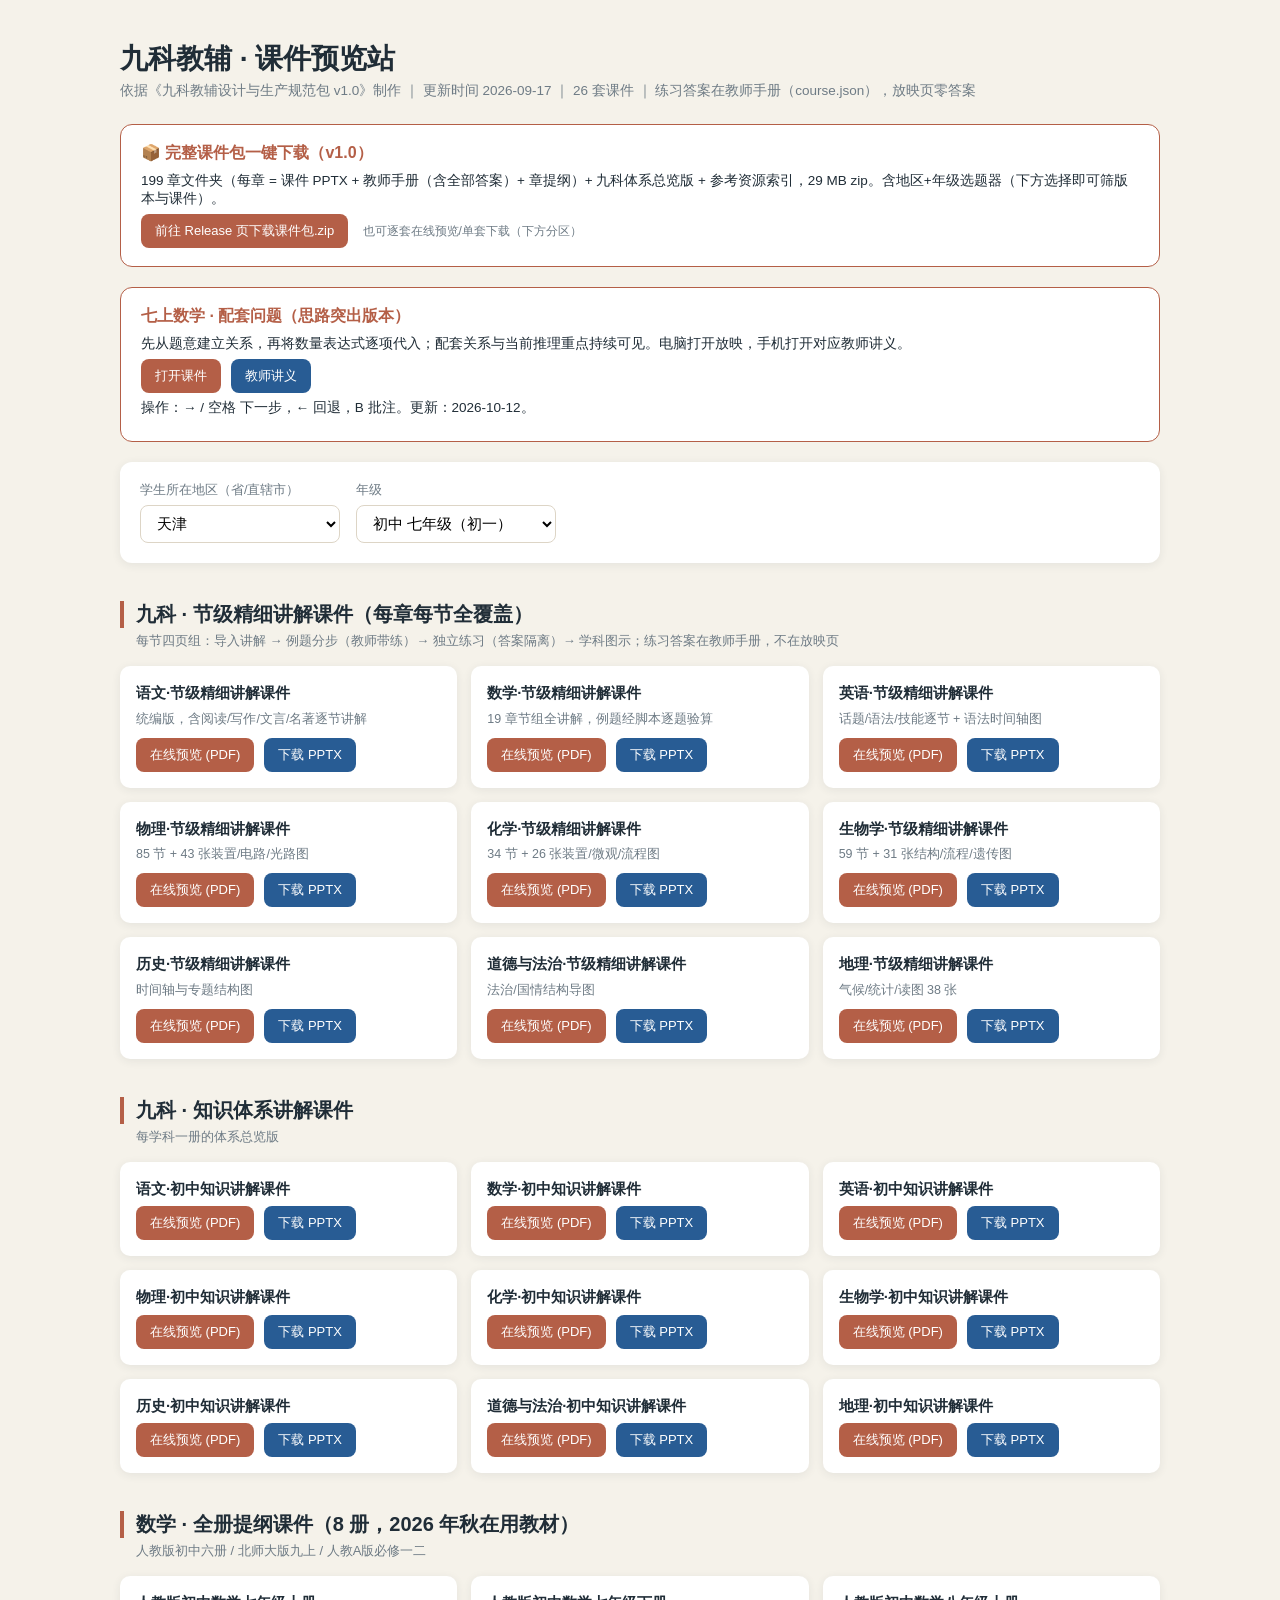
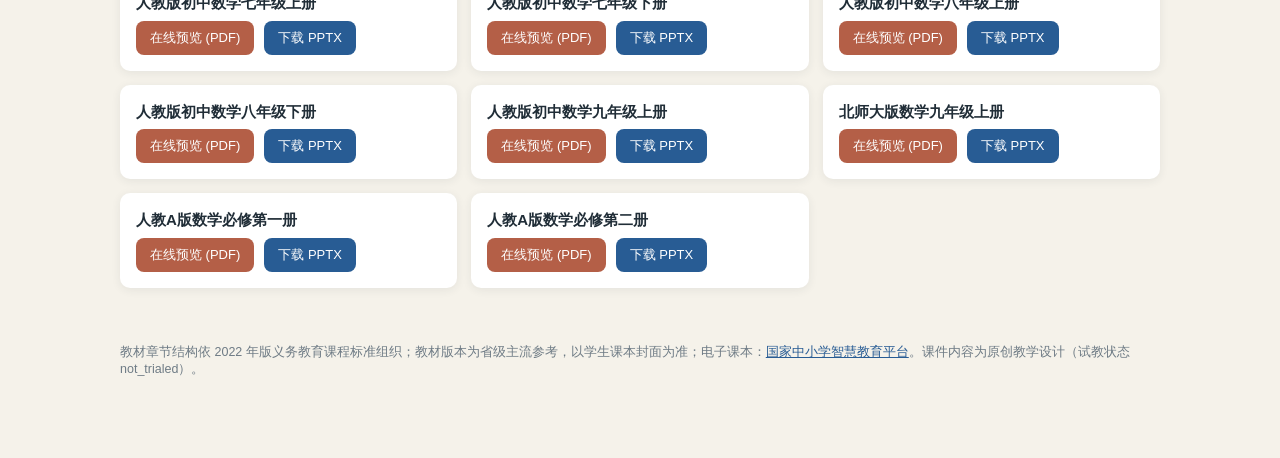
<file: index.html>
<!DOCTYPE html>
<html lang="zh-CN"><head><meta charset="utf-8">
<meta name="viewport" content="width=device-width, initial-scale=1">
<title>九科教辅 · 课件预览站</title>
<style>
:root { --bg:#F5F2EA; --text:#202D37; --primary:#285C94; --accent:#B45F47; --muted:#6E7B85; --card:#fff; --line:#DDD5C6; }
* { box-sizing:border-box; }
body { margin:0; background:var(--bg); color:var(--text); font-family:"PingFang SC","Microsoft YaHei","Noto Sans CJK SC",sans-serif; }
.wrap { max-width:1080px; margin:0 auto; padding:40px 20px 80px; }
h1 { font-size:28px; margin:0 0 4px; } .note { color:var(--muted); font-size:13.5px; margin:0 0 24px; }
.dlbox { background:#fff; border:1px solid #B45F47; border-radius:12px; padding:18px 20px; margin:0 0 20px; }
.dlbox h3 { margin:0 0 8px; font-size:16px; color:var(--accent); }
.dlbox p { margin:6px 0; font-size:13.5px; }
.sel { background:var(--card); border-radius:12px; padding:20px; box-shadow:0 2px 10px rgba(40,50,60,.08); display:flex; gap:16px; flex-wrap:wrap; align-items:flex-end; margin-bottom:8px; }
.sel label { display:block; font-size:12.5px; color:var(--muted); margin-bottom:6px; }
.sel select { padding:9px 12px; border-radius:8px; border:1px solid var(--line); font-size:14.5px; min-width:200px; background:#fff; }
#res { margin-top:22px; }
.verbox { background:#fff; border-radius:12px; padding:18px 20px; box-shadow:0 2px 10px rgba(40,50,60,.08); margin-bottom:18px; }
.verbox h3 { margin:0 0 10px; font-size:16px; color:var(--primary); }
.verbox table { width:100%; border-collapse:collapse; font-size:14px; }
.verbox td { padding:7px 8px; border-top:1px solid #EEE8DA; vertical-align:top; }
.verbox td:first-child { color:var(--muted); width:110px; white-space:nowrap; }
.warn { background:#F2E3DC; border-radius:10px; padding:12px 16px; font-size:13px; margin:0 0 18px; color:#7A4A38; }
h2 { font-size:20px; margin:38px 0 4px; padding-left:12px; border-left:4px solid var(--accent); }
p.sub { color:var(--muted); font-size:13px; margin:4px 0 16px 16px; }
.grid { display:grid; grid-template-columns:repeat(auto-fill,minmax(300px,1fr)); gap:14px; }
.card { background:var(--card); border-radius:10px; padding:16px; box-shadow:0 2px 10px rgba(40,50,60,.08); }
.t { font-weight:700; font-size:15px; line-height:1.5; margin-bottom:6px; }
.d { color:var(--muted); font-size:12.5px; margin-bottom:10px; }
.actions { display:flex; gap:10px; flex-wrap:wrap; }
.btn { display:inline-block; padding:8px 14px; border-radius:8px; font-size:13px; text-decoration:none; background:var(--primary); color:#fff; }
.btn.preview { background:var(--accent); }
.btn:hover { opacity:.88; }
footer { margin-top:56px; color:var(--muted); font-size:12.5px; }
a { color:var(--primary); }
</style></head><body><div class="wrap">
<h1>九科教辅 · 课件预览站</h1>
<p class="note">依据《九科教辅设计与生产规范包 v1.0》制作 ｜ 更新时间 2026-09-17 ｜ 26 套课件 ｜ 练习答案在教师手册（course.json），放映页零答案</p>

<div class="dlbox">
  <h3>📦 完整课件包一键下载（v1.0）</h3>
  <p>199 章文件夹（每章 = 课件 PPTX + 教师手册（含全部答案）+ 章提纲）+ 九科体系总览版 + 参考资源索引，29 MB zip。含地区+年级选题器（下方选择即可筛版本与课件）。</p>
  <a class="btn preview" href="https://github.com/vimalinx/jiajiao-courseware/releases/tag/kcb-v1.0" target="_blank" rel="noopener">前往 Release 页下载课件包.zip</a>
  <span style="font-size:12px;color:#6E7B85;margin-left:10px">也可逐套在线预览/单套下载（下方分区）</span>
</div>

<section class="dlbox" id="peitao-diagram">
  <h3>七上数学 · 配套问题（思路突出版本）</h3>
  <p>先从题意建立关系，再将数量表达式逐项代入；配套关系与当前推理重点持续可见。电脑打开放映，手机打开对应教师讲义。</p>
  <div class="actions"><a class="btn preview" href="html/peitao-reasoning-20261012/">打开课件</a><a class="btn" href="html/peitao-reasoning-20261012/teacher.html">教师讲义</a></div>
  <p>操作：→ / 空格 下一步，← 回退，B 批注。更新：2026-10-12。</p>
</section>

<div class="sel">
  <div><label>学生所在地区（省/直辖市）</label><select id="prov"><option>天津</option><option>河北</option><option>河南</option><option>山西</option><option>内蒙古</option><option>辽宁</option><option>吉林</option><option>黑龙江</option><option>安徽</option><option>福建</option><option>江西</option><option>湖北</option><option>湖南</option><option>广西</option><option>海南</option><option>重庆</option><option>贵州</option><option>云南</option><option>西藏</option><option>甘肃</option><option>青海</option><option>宁夏</option><option>新疆</option><option>北京</option><option>上海</option><option>江苏</option><option>浙江</option><option>广东</option><option>山东</option><option>四川</option><option>陕西</option></select></div>
  <div><label>年级</label><select id="grade"><option value="m7">初中 七年级（初一）</option><option value="m8">初中 八年级（初二）</option><option value="m9">初中 九年级（初三）</option><option value="h10">高中 高一</option><option value="h11">高中 高二</option><option value="h12">高中 高三</option><option value="p1">小学 一年级</option><option value="p2">小学 二年级</option><option value="p3">小学 三年级</option><option value="p4">小学 四年级</option><option value="p5">小学 五年级</option><option value="p6">小学 六年级</option></select></div>
</div>
<div id="res"></div>

<h2>九科 · 节级精细讲解课件（每章每节全覆盖）</h2><p class='sub'>每节四页组：导入讲解 → 例题分步（教师带练）→ 独立练习（答案隔离）→ 学科图示；练习答案在教师手册，不在放映页</p><div class="grid"><div class="card"><div class="t">语文·节级精细讲解课件</div><div class="d">统编版，含阅读/写作/文言/名著逐节讲解</div><div class="actions"><a class="btn preview" href="pdf/%E8%AF%AD%E6%96%87%C2%B7%E8%8A%82%E7%BA%A7%E7%B2%BE%E7%BB%86%E8%AE%B2%E8%A7%A3%E8%AF%BE%E4%BB%B6.pdf" target="_blank" rel="noopener">在线预览 (PDF)</a><a class="btn" href="pptx/%E8%AF%AD%E6%96%87%C2%B7%E8%8A%82%E7%BA%A7%E7%B2%BE%E7%BB%86%E8%AE%B2%E8%A7%A3%E8%AF%BE%E4%BB%B6.pptx">下载 PPTX</a></div></div><div class="card"><div class="t">数学·节级精细讲解课件</div><div class="d">19 章节组全讲解，例题经脚本逐题验算</div><div class="actions"><a class="btn preview" href="pdf/%E6%95%B0%E5%AD%A6%C2%B7%E8%8A%82%E7%BA%A7%E7%B2%BE%E7%BB%86%E8%AE%B2%E8%A7%A3%E8%AF%BE%E4%BB%B6.pdf" target="_blank" rel="noopener">在线预览 (PDF)</a><a class="btn" href="pptx/%E6%95%B0%E5%AD%A6%C2%B7%E8%8A%82%E7%BA%A7%E7%B2%BE%E7%BB%86%E8%AE%B2%E8%A7%A3%E8%AF%BE%E4%BB%B6.pptx">下载 PPTX</a></div></div><div class="card"><div class="t">英语·节级精细讲解课件</div><div class="d">话题/语法/技能逐节 + 语法时间轴图</div><div class="actions"><a class="btn preview" href="pdf/%E8%8B%B1%E8%AF%AD%C2%B7%E8%8A%82%E7%BA%A7%E7%B2%BE%E7%BB%86%E8%AE%B2%E8%A7%A3%E8%AF%BE%E4%BB%B6.pdf" target="_blank" rel="noopener">在线预览 (PDF)</a><a class="btn" href="pptx/%E8%8B%B1%E8%AF%AD%C2%B7%E8%8A%82%E7%BA%A7%E7%B2%BE%E7%BB%86%E8%AE%B2%E8%A7%A3%E8%AF%BE%E4%BB%B6.pptx">下载 PPTX</a></div></div><div class="card"><div class="t">物理·节级精细讲解课件</div><div class="d">85 节 + 43 张装置/电路/光路图</div><div class="actions"><a class="btn preview" href="pdf/%E7%89%A9%E7%90%86%C2%B7%E8%8A%82%E7%BA%A7%E7%B2%BE%E7%BB%86%E8%AE%B2%E8%A7%A3%E8%AF%BE%E4%BB%B6.pdf" target="_blank" rel="noopener">在线预览 (PDF)</a><a class="btn" href="pptx/%E7%89%A9%E7%90%86%C2%B7%E8%8A%82%E7%BA%A7%E7%B2%BE%E7%BB%86%E8%AE%B2%E8%A7%A3%E8%AF%BE%E4%BB%B6.pptx">下载 PPTX</a></div></div><div class="card"><div class="t">化学·节级精细讲解课件</div><div class="d">34 节 + 26 张装置/微观/流程图</div><div class="actions"><a class="btn preview" href="pdf/%E5%8C%96%E5%AD%A6%C2%B7%E8%8A%82%E7%BA%A7%E7%B2%BE%E7%BB%86%E8%AE%B2%E8%A7%A3%E8%AF%BE%E4%BB%B6.pdf" target="_blank" rel="noopener">在线预览 (PDF)</a><a class="btn" href="pptx/%E5%8C%96%E5%AD%A6%C2%B7%E8%8A%82%E7%BA%A7%E7%B2%BE%E7%BB%86%E8%AE%B2%E8%A7%A3%E8%AF%BE%E4%BB%B6.pptx">下载 PPTX</a></div></div><div class="card"><div class="t">生物学·节级精细讲解课件</div><div class="d">59 节 + 31 张结构/流程/遗传图</div><div class="actions"><a class="btn preview" href="pdf/%E7%94%9F%E7%89%A9%E5%AD%A6%C2%B7%E8%8A%82%E7%BA%A7%E7%B2%BE%E7%BB%86%E8%AE%B2%E8%A7%A3%E8%AF%BE%E4%BB%B6.pdf" target="_blank" rel="noopener">在线预览 (PDF)</a><a class="btn" href="pptx/%E7%94%9F%E7%89%A9%E5%AD%A6%C2%B7%E8%8A%82%E7%BA%A7%E7%B2%BE%E7%BB%86%E8%AE%B2%E8%A7%A3%E8%AF%BE%E4%BB%B6.pptx">下载 PPTX</a></div></div><div class="card"><div class="t">历史·节级精细讲解课件</div><div class="d">时间轴与专题结构图</div><div class="actions"><a class="btn preview" href="pdf/%E5%8E%86%E5%8F%B2%C2%B7%E8%8A%82%E7%BA%A7%E7%B2%BE%E7%BB%86%E8%AE%B2%E8%A7%A3%E8%AF%BE%E4%BB%B6.pdf" target="_blank" rel="noopener">在线预览 (PDF)</a><a class="btn" href="pptx/%E5%8E%86%E5%8F%B2%C2%B7%E8%8A%82%E7%BA%A7%E7%B2%BE%E7%BB%86%E8%AE%B2%E8%A7%A3%E8%AF%BE%E4%BB%B6.pptx">下载 PPTX</a></div></div><div class="card"><div class="t">道德与法治·节级精细讲解课件</div><div class="d">法治/国情结构导图</div><div class="actions"><a class="btn preview" href="pdf/%E9%81%93%E5%BE%B7%E4%B8%8E%E6%B3%95%E6%B2%BB%C2%B7%E8%8A%82%E7%BA%A7%E7%B2%BE%E7%BB%86%E8%AE%B2%E8%A7%A3%E8%AF%BE%E4%BB%B6.pdf" target="_blank" rel="noopener">在线预览 (PDF)</a><a class="btn" href="pptx/%E9%81%93%E5%BE%B7%E4%B8%8E%E6%B3%95%E6%B2%BB%C2%B7%E8%8A%82%E7%BA%A7%E7%B2%BE%E7%BB%86%E8%AE%B2%E8%A7%A3%E8%AF%BE%E4%BB%B6.pptx">下载 PPTX</a></div></div><div class="card"><div class="t">地理·节级精细讲解课件</div><div class="d">气候/统计/读图 38 张</div><div class="actions"><a class="btn preview" href="pdf/%E5%9C%B0%E7%90%86%C2%B7%E8%8A%82%E7%BA%A7%E7%B2%BE%E7%BB%86%E8%AE%B2%E8%A7%A3%E8%AF%BE%E4%BB%B6.pdf" target="_blank" rel="noopener">在线预览 (PDF)</a><a class="btn" href="pptx/%E5%9C%B0%E7%90%86%C2%B7%E8%8A%82%E7%BA%A7%E7%B2%BE%E7%BB%86%E8%AE%B2%E8%A7%A3%E8%AF%BE%E4%BB%B6.pptx">下载 PPTX</a></div></div></div>
<h2>九科 · 知识体系讲解课件</h2><p class='sub'>每学科一册的体系总览版</p><div class="grid"><div class="card"><div class="t">语文·初中知识讲解课件</div><div class="actions"><a class="btn preview" href="pdf/%E8%AF%AD%E6%96%87%C2%B7%E5%88%9D%E4%B8%AD%E7%9F%A5%E8%AF%86%E8%AE%B2%E8%A7%A3%E8%AF%BE%E4%BB%B6.pdf" target="_blank" rel="noopener">在线预览 (PDF)</a><a class="btn" href="pptx/%E8%AF%AD%E6%96%87%C2%B7%E5%88%9D%E4%B8%AD%E7%9F%A5%E8%AF%86%E8%AE%B2%E8%A7%A3%E8%AF%BE%E4%BB%B6.pptx">下载 PPTX</a></div></div><div class="card"><div class="t">数学·初中知识讲解课件</div><div class="actions"><a class="btn preview" href="pdf/%E6%95%B0%E5%AD%A6%C2%B7%E5%88%9D%E4%B8%AD%E7%9F%A5%E8%AF%86%E8%AE%B2%E8%A7%A3%E8%AF%BE%E4%BB%B6.pdf" target="_blank" rel="noopener">在线预览 (PDF)</a><a class="btn" href="pptx/%E6%95%B0%E5%AD%A6%C2%B7%E5%88%9D%E4%B8%AD%E7%9F%A5%E8%AF%86%E8%AE%B2%E8%A7%A3%E8%AF%BE%E4%BB%B6.pptx">下载 PPTX</a></div></div><div class="card"><div class="t">英语·初中知识讲解课件</div><div class="actions"><a class="btn preview" href="pdf/%E8%8B%B1%E8%AF%AD%C2%B7%E5%88%9D%E4%B8%AD%E7%9F%A5%E8%AF%86%E8%AE%B2%E8%A7%A3%E8%AF%BE%E4%BB%B6.pdf" target="_blank" rel="noopener">在线预览 (PDF)</a><a class="btn" href="pptx/%E8%8B%B1%E8%AF%AD%C2%B7%E5%88%9D%E4%B8%AD%E7%9F%A5%E8%AF%86%E8%AE%B2%E8%A7%A3%E8%AF%BE%E4%BB%B6.pptx">下载 PPTX</a></div></div><div class="card"><div class="t">物理·初中知识讲解课件</div><div class="actions"><a class="btn preview" href="pdf/%E7%89%A9%E7%90%86%C2%B7%E5%88%9D%E4%B8%AD%E7%9F%A5%E8%AF%86%E8%AE%B2%E8%A7%A3%E8%AF%BE%E4%BB%B6.pdf" target="_blank" rel="noopener">在线预览 (PDF)</a><a class="btn" href="pptx/%E7%89%A9%E7%90%86%C2%B7%E5%88%9D%E4%B8%AD%E7%9F%A5%E8%AF%86%E8%AE%B2%E8%A7%A3%E8%AF%BE%E4%BB%B6.pptx">下载 PPTX</a></div></div><div class="card"><div class="t">化学·初中知识讲解课件</div><div class="actions"><a class="btn preview" href="pdf/%E5%8C%96%E5%AD%A6%C2%B7%E5%88%9D%E4%B8%AD%E7%9F%A5%E8%AF%86%E8%AE%B2%E8%A7%A3%E8%AF%BE%E4%BB%B6.pdf" target="_blank" rel="noopener">在线预览 (PDF)</a><a class="btn" href="pptx/%E5%8C%96%E5%AD%A6%C2%B7%E5%88%9D%E4%B8%AD%E7%9F%A5%E8%AF%86%E8%AE%B2%E8%A7%A3%E8%AF%BE%E4%BB%B6.pptx">下载 PPTX</a></div></div><div class="card"><div class="t">生物学·初中知识讲解课件</div><div class="actions"><a class="btn preview" href="pdf/%E7%94%9F%E7%89%A9%E5%AD%A6%C2%B7%E5%88%9D%E4%B8%AD%E7%9F%A5%E8%AF%86%E8%AE%B2%E8%A7%A3%E8%AF%BE%E4%BB%B6.pdf" target="_blank" rel="noopener">在线预览 (PDF)</a><a class="btn" href="pptx/%E7%94%9F%E7%89%A9%E5%AD%A6%C2%B7%E5%88%9D%E4%B8%AD%E7%9F%A5%E8%AF%86%E8%AE%B2%E8%A7%A3%E8%AF%BE%E4%BB%B6.pptx">下载 PPTX</a></div></div><div class="card"><div class="t">历史·初中知识讲解课件</div><div class="actions"><a class="btn preview" href="pdf/%E5%8E%86%E5%8F%B2%C2%B7%E5%88%9D%E4%B8%AD%E7%9F%A5%E8%AF%86%E8%AE%B2%E8%A7%A3%E8%AF%BE%E4%BB%B6.pdf" target="_blank" rel="noopener">在线预览 (PDF)</a><a class="btn" href="pptx/%E5%8E%86%E5%8F%B2%C2%B7%E5%88%9D%E4%B8%AD%E7%9F%A5%E8%AF%86%E8%AE%B2%E8%A7%A3%E8%AF%BE%E4%BB%B6.pptx">下载 PPTX</a></div></div><div class="card"><div class="t">道德与法治·初中知识讲解课件</div><div class="actions"><a class="btn preview" href="pdf/%E9%81%93%E5%BE%B7%E4%B8%8E%E6%B3%95%E6%B2%BB%C2%B7%E5%88%9D%E4%B8%AD%E7%9F%A5%E8%AF%86%E8%AE%B2%E8%A7%A3%E8%AF%BE%E4%BB%B6.pdf" target="_blank" rel="noopener">在线预览 (PDF)</a><a class="btn" href="pptx/%E9%81%93%E5%BE%B7%E4%B8%8E%E6%B3%95%E6%B2%BB%C2%B7%E5%88%9D%E4%B8%AD%E7%9F%A5%E8%AF%86%E8%AE%B2%E8%A7%A3%E8%AF%BE%E4%BB%B6.pptx">下载 PPTX</a></div></div><div class="card"><div class="t">地理·初中知识讲解课件</div><div class="actions"><a class="btn preview" href="pdf/%E5%9C%B0%E7%90%86%C2%B7%E5%88%9D%E4%B8%AD%E7%9F%A5%E8%AF%86%E8%AE%B2%E8%A7%A3%E8%AF%BE%E4%BB%B6.pdf" target="_blank" rel="noopener">在线预览 (PDF)</a><a class="btn" href="pptx/%E5%9C%B0%E7%90%86%C2%B7%E5%88%9D%E4%B8%AD%E7%9F%A5%E8%AF%86%E8%AE%B2%E8%A7%A3%E8%AF%BE%E4%BB%B6.pptx">下载 PPTX</a></div></div></div>
<h2>数学 · 全册提纲课件（8 册，2026 年秋在用教材）</h2><p class='sub'>人教版初中六册 / 北师大版九上 / 人教A版必修一二</p><div class="grid"><div class="card"><div class="t">人教版初中数学七年级上册</div><div class="actions"><a class="btn preview" href="pdf/%E4%BA%BA%E6%95%99%E7%89%88%E5%88%9D%E4%B8%AD%E6%95%B0%E5%AD%A6%E4%B8%83%E5%B9%B4%E7%BA%A7%E4%B8%8A%E5%86%8C.pdf" target="_blank" rel="noopener">在线预览 (PDF)</a><a class="btn" href="pptx/%E4%BA%BA%E6%95%99%E7%89%88%E5%88%9D%E4%B8%AD%E6%95%B0%E5%AD%A6%E4%B8%83%E5%B9%B4%E7%BA%A7%E4%B8%8A%E5%86%8C.pptx">下载 PPTX</a></div></div><div class="card"><div class="t">人教版初中数学七年级下册</div><div class="actions"><a class="btn preview" href="pdf/%E4%BA%BA%E6%95%99%E7%89%88%E5%88%9D%E4%B8%AD%E6%95%B0%E5%AD%A6%E4%B8%83%E5%B9%B4%E7%BA%A7%E4%B8%8B%E5%86%8C.pdf" target="_blank" rel="noopener">在线预览 (PDF)</a><a class="btn" href="pptx/%E4%BA%BA%E6%95%99%E7%89%88%E5%88%9D%E4%B8%AD%E6%95%B0%E5%AD%A6%E4%B8%83%E5%B9%B4%E7%BA%A7%E4%B8%8B%E5%86%8C.pptx">下载 PPTX</a></div></div><div class="card"><div class="t">人教版初中数学八年级上册</div><div class="actions"><a class="btn preview" href="pdf/%E4%BA%BA%E6%95%99%E7%89%88%E5%88%9D%E4%B8%AD%E6%95%B0%E5%AD%A6%E5%85%AB%E5%B9%B4%E7%BA%A7%E4%B8%8A%E5%86%8C.pdf" target="_blank" rel="noopener">在线预览 (PDF)</a><a class="btn" href="pptx/%E4%BA%BA%E6%95%99%E7%89%88%E5%88%9D%E4%B8%AD%E6%95%B0%E5%AD%A6%E5%85%AB%E5%B9%B4%E7%BA%A7%E4%B8%8A%E5%86%8C.pptx">下载 PPTX</a></div></div><div class="card"><div class="t">人教版初中数学八年级下册</div><div class="actions"><a class="btn preview" href="pdf/%E4%BA%BA%E6%95%99%E7%89%88%E5%88%9D%E4%B8%AD%E6%95%B0%E5%AD%A6%E5%85%AB%E5%B9%B4%E7%BA%A7%E4%B8%8B%E5%86%8C.pdf" target="_blank" rel="noopener">在线预览 (PDF)</a><a class="btn" href="pptx/%E4%BA%BA%E6%95%99%E7%89%88%E5%88%9D%E4%B8%AD%E6%95%B0%E5%AD%A6%E5%85%AB%E5%B9%B4%E7%BA%A7%E4%B8%8B%E5%86%8C.pptx">下载 PPTX</a></div></div><div class="card"><div class="t">人教版初中数学九年级上册</div><div class="actions"><a class="btn preview" href="pdf/%E4%BA%BA%E6%95%99%E7%89%88%E5%88%9D%E4%B8%AD%E6%95%B0%E5%AD%A6%E4%B9%9D%E5%B9%B4%E7%BA%A7%E4%B8%8A%E5%86%8C.pdf" target="_blank" rel="noopener">在线预览 (PDF)</a><a class="btn" href="pptx/%E4%BA%BA%E6%95%99%E7%89%88%E5%88%9D%E4%B8%AD%E6%95%B0%E5%AD%A6%E4%B9%9D%E5%B9%B4%E7%BA%A7%E4%B8%8A%E5%86%8C.pptx">下载 PPTX</a></div></div><div class="card"><div class="t">北师大版数学九年级上册</div><div class="actions"><a class="btn preview" href="pdf/%E5%8C%97%E5%B8%88%E5%A4%A7%E7%89%88%E6%95%B0%E5%AD%A6%E4%B9%9D%E5%B9%B4%E7%BA%A7%E4%B8%8A%E5%86%8C.pdf" target="_blank" rel="noopener">在线预览 (PDF)</a><a class="btn" href="pptx/%E5%8C%97%E5%B8%88%E5%A4%A7%E7%89%88%E6%95%B0%E5%AD%A6%E4%B9%9D%E5%B9%B4%E7%BA%A7%E4%B8%8A%E5%86%8C.pptx">下载 PPTX</a></div></div><div class="card"><div class="t">人教A版数学必修第一册</div><div class="actions"><a class="btn preview" href="pdf/%E4%BA%BA%E6%95%99A%E7%89%88%E6%95%B0%E5%AD%A6%E5%BF%85%E4%BF%AE%E7%AC%AC%E4%B8%80%E5%86%8C.pdf" target="_blank" rel="noopener">在线预览 (PDF)</a><a class="btn" href="pptx/%E4%BA%BA%E6%95%99A%E7%89%88%E6%95%B0%E5%AD%A6%E5%BF%85%E4%BF%AE%E7%AC%AC%E4%B8%80%E5%86%8C.pptx">下载 PPTX</a></div></div><div class="card"><div class="t">人教A版数学必修第二册</div><div class="actions"><a class="btn preview" href="pdf/%E4%BA%BA%E6%95%99A%E7%89%88%E6%95%B0%E5%AD%A6%E5%BF%85%E4%BF%AE%E7%AC%AC%E4%BA%8C%E5%86%8C.pdf" target="_blank" rel="noopener">在线预览 (PDF)</a><a class="btn" href="pptx/%E4%BA%BA%E6%95%99A%E7%89%88%E6%95%B0%E5%AD%A6%E5%BF%85%E4%BF%AE%E7%AC%AC%E4%BA%8C%E5%86%8C.pptx">下载 PPTX</a></div></div></div>

<footer>教材章节结构依 2022 年版义务教育课程标准组织；教材版本为省级主流参考，以学生课本封面为准；电子课本：<a href="https://basic.smartedu.cn/tchMaterial" target="_blank" rel="noopener">国家中小学智慧教育平台</a>。课件内容为原创教学设计（试教状态 not_trialed）。</footer>

<script>
const RDATA = {"天津": {"v": "人教版"}, "河北": {"v": "人教版"}, "河南": {"v": "人教版"}, "山西": {"v": "人教版"}, "内蒙古": {"v": "人教版"}, "辽宁": {"v": "人教版"}, "吉林": {"v": "人教版"}, "黑龙江": {"v": "人教版"}, "安徽": {"v": "人教版"}, "福建": {"v": "人教版"}, "江西": {"v": "人教版"}, "湖北": {"v": "人教版"}, "湖南": {"v": "人教版"}, "广西": {"v": "人教版"}, "海南": {"v": "人教版"}, "重庆": {"v": "人教版"}, "贵州": {"v": "人教版"}, "云南": {"v": "人教版"}, "西藏": {"v": "人教版"}, "甘肃": {"v": "人教版"}, "青海": {"v": "人教版"}, "宁夏": {"v": "人教版"}, "新疆": {"v": "人教版"}, "北京": {"v": "人教版为主，部分区用北京版", "e": "北京版/外研版为主"}, "上海": {"v": "沪编版（五四制）", "e": "沪教版/上外版", "special": "上海全市五四学制、教材自成体系（沪编课本经国家审核），物化生内容并入综合科学类课本", "grade_note": "上海年级称预备年级（六）、初一（七）、初二（八）、初三（九）"}, "江苏": {"v": "苏科版", "e": "译林版", "p": "苏科版", "c": "沪教版", "b": "苏教版", "g": "人教版", "hs": "高中数学苏教版、英语译林版为主"}, "浙江": {"v": "浙教版", "e": "人教版/外研版", "special": "浙江初中设综合《科学》（浙教版），物理·化学·生物并入科学；《历史与社会》含地理内容"}, "广东": {"v": "人教版", "e": "人教版/外研版", "p": "沪科粤教版", "c": "科粤版", "hs": "高中物理粤教版为主"}, "山东": {"v": "人教版/青岛版（地市有差异）", "e": "人教版（五四制地市用鲁教版）", "p": "人教版（五四制地市用鲁科版）", "c": "人教版（五四制地市用鲁教版）", "w54": "青岛、烟台、威海等地市部分实行五四学制", "hs": "高中人教A版/鲁科版为主"}, "四川": {"v": "人教版/北师大版（地市有差异）", "e": "人教版/科普版（原仁爱版）"}, "陕西": {"v": "人教版/北师大版", "e": "人教版/外研版"}};
function esc(x){ const d=document.createElement("div"); d.textContent=x==null?"":String(x); return d.innerHTML; }
function fmtRow(k,v){ return "<tr><td>"+esc(k)+"</td><td>"+esc(v)+"</td></tr>"; }
function render(){
  const prov=document.getElementById("prov").value;
  const grade=document.getElementById("grade").value;
  const stage=grade[0]==="m"?"初中":(grade[0]==="h"?"高中":"小学");
  const r=RDATA[prov]||{};
  const rows=[];
  rows.push(fmtRow("学段·年级", stage+" · "+document.getElementById("grade").selectedOptions[0].text));
  if(stage==="初中"){
    rows.push(fmtRow("语文", "统编版（全国统一，人民教育出版社出版）"));
    const get=(k,label)=>{ if(r[k]) rows.push(fmtRow(label,r[k])); };
    get("v","数学"); get("e","英语"); get("p","物理"); get("c","化学"); get("b","生物学");
    rows.push(fmtRow("历史","统编版（全国统一）"));
    rows.push(fmtRow("道德与法治","统编版（全国统一）"));
    if(r.g) get("g","地理"); else rows.push(fmtRow("地理","人教版/湘教版等（七、八年级开设）"));
  } else if(stage==="高中"){
    rows.push(fmtRow("语文/思想政治/历史","统编版（全国统一）"));
    rows.push(fmtRow("数学", (r.hs? String(r.hs).replace("高中：","") : "人教A版为主")));
    rows.push(fmtRow("英语/物理/化学/生物/地理", "人教版为主，部分省份用外研/鲁科/粤教等——以学校课本为准"));
  } else {
    rows.push(fmtRow("语文/道德与法治","统编版（全国统一）"));
    rows.push(fmtRow("数学","人教/北师大/苏教/青岛/冀教/北京/西南大学等版本因省而异"));
    rows.push(fmtRow("英语","三年级起开设（人教PEP/外研/译林等版本因省而异）"));
    rows.push(fmtRow("科学","教科/苏教/粤教/湘科/人教鄂教等版本因省而异"));
  }
  if(r.special) rows.push(fmtRow("特别提醒", r.special));
  if(r.w54) rows.push(fmtRow("学制提醒", r.w54));
  if(r.grade_note) rows.push(fmtRow("年级口径", r.grade_note));
  let html = '<div class="verbox"><h3>'+esc(prov)+' · '+esc(stage)+' 在用教材版本参考</h3><table>'+rows.join("")+'</table></div>';
  let extra = "";
  if(stage==="初中"){
    const v=r.v||"人教版";
    if(v.indexOf("人教")>=0) html += '<p style="margin:0 0 8px 16px;font-size:13px;color:#6E7B85">数学分册：本站有人教版七至九年级各册课件，与你校版本一致。</p>';
    else if(v.indexOf("北师大")>=0) html += '<p style="margin:0 0 8px 16px;font-size:13px;color:#6E7B85">数学分册：本站有北师大版九年级上册课件。</p>';
    else html += '<div class="warn">提示：'+esc(prov)+'初中数学主流为'+esc(v)+'，与本站人教版分册不同。知识点一致、章节顺序有差异，可先用人教版讲解课件对照调整；对应版本可按需补制。</div>';
    extra = "";
  } else if(stage==="高中"){
    extra = (r.hs? "<p>"+esc(String(r.hs))+"（以学校课本为准）</p>" : "<p>高中统编三科全国统一；数学等人教A版为主。</p>");
    if(grade==="h12") extra += "<p>高二高三以选择性必修为主，可按需补制；现有必修课件适用于基础回归。</p>";
  } else {
    extra = "<p>小学阶段课件可按需补制；统编语文/道德与法治全国统一；数学英语科学版本因省而异。</p>";
  }
  document.getElementById("res").innerHTML = html + '<div class="verbox"><h3>课件匹配说明</h3>'+extra+'<p style="margin:8px 0 0">全部 26 套课件见下方分区列表；所有放映页均不含练习答案。</p></div>';
  window.scrollTo({top: document.getElementById("res").offsetTop - 20, behavior: "smooth"});
}
document.getElementById("prov").addEventListener("change", render);
document.getElementById("grade").addEventListener("change", render);
</script>
</div></body></html>
</file>
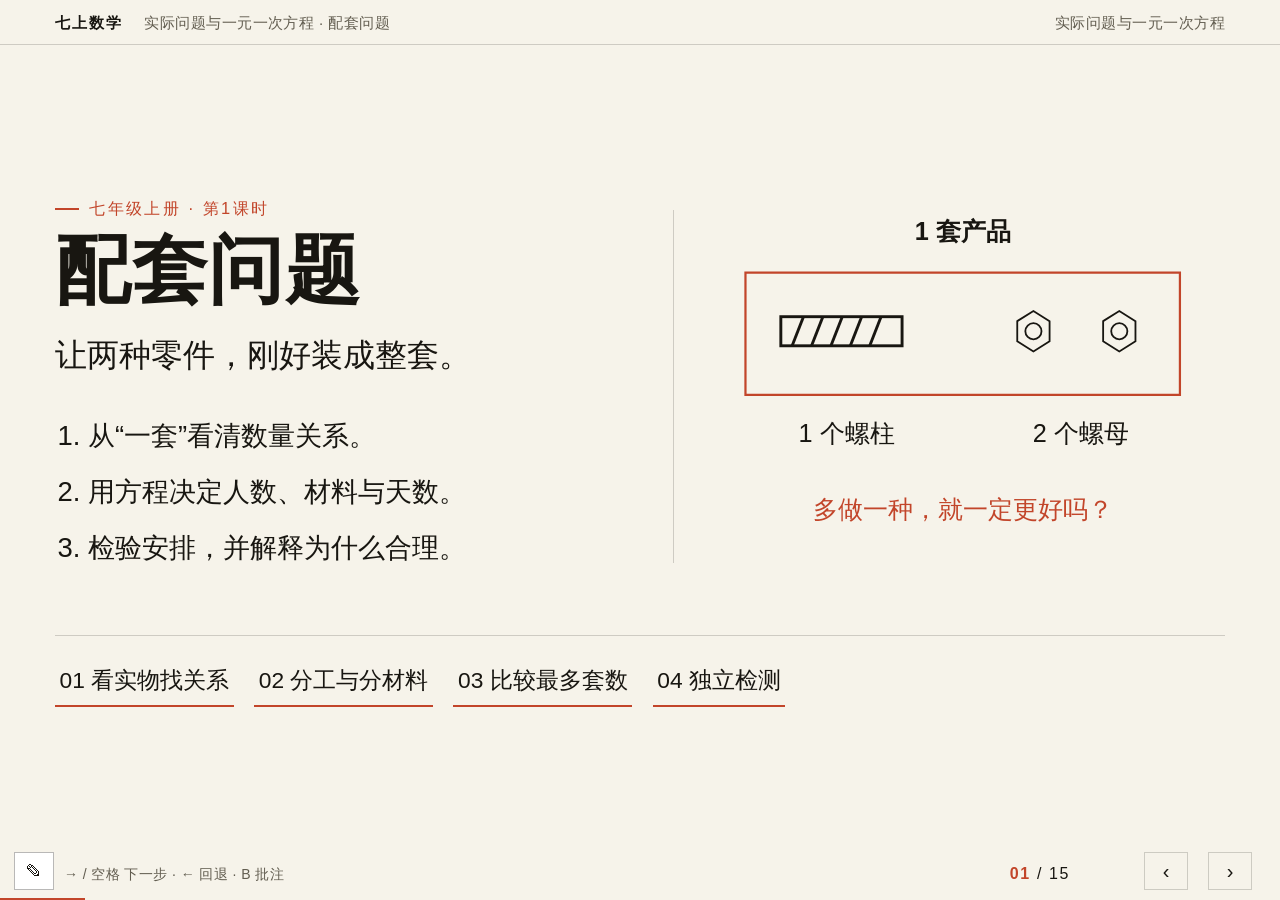
<file: html/peitao-20261012/index.html>
<!DOCTYPE html><html lang="zh-CN"><head><meta charset="UTF-8"><meta name="viewport" content="width=device-width,initial-scale=1,viewport-fit=cover"><!-- status: reviewed --><!-- trialed: no --><title>配套问题</title><link rel="stylesheet" href="assets/deck.css"><link rel="stylesheet" href="assets/katex/katex.min.css"><style>body:not(.handout){--fs:clamp(24px,3.05vh,36px);font-size:var(--fs)}
.slide{padding:70px 4.3vw 65px;background:var(--paper);justify-content:flex-start}.slide.on{animation:none}.slide .wrap{width:100%;max-width:none;margin:0}
.section-label{color:var(--acc);font-size:.6em;letter-spacing:.15em;margin:0 0 .5em;display:flex;align-items:center;gap:10px}.section-label:before{content:'';width:24px;height:2px;background:var(--acc)}
.slide h2{font-size:1.48em;line-height:1.18;margin:0 0 .42em}.slide p{line-height:1.48;margin:0}
.problem{font-size:1em;border-left:3px solid var(--acc);padding:.15em 0 .15em .6em;margin-bottom:.65em!important;line-height:1.5!important}
.condition{background-size:0 2px;background-repeat:no-repeat;background-position:0 100%;background-image:linear-gradient(var(--acc),var(--acc));transition:background-size .55s}
.slide:has(.rv[data-rv="1"].show) .c1,.slide:has(.rv[data-rv="2"].show) .c2,.slide:has(.rv[data-rv="3"].show) .c3{background-size:100% 2px}
.workarea{display:grid;grid-template-columns:44% 1fr;gap:2.4vw;align-items:start}.workarea figure{margin:0;border-right:var(--hair);padding:0 1.7vw 0 0;min-width:0}.reasoning{min-width:0;padding-top:.1em}.reasoning>p{font-size:.93em;margin:0 0 .2em;color:#625d50}
.diagram{display:block;width:100%;height:auto;max-height:46vh;overflow:visible;color:var(--ink);fill:none;stroke:currentColor;stroke-width:1.8}.diagram text{font-family:'Noto Sans CJK SC','Microsoft YaHei',sans-serif;font-size:25px;fill:var(--ink);stroke:none}.diagram text.small{font-size:22px}.diagram .strong{font-weight:700}.diagram .accent{stroke:var(--acc)}.diagram text.accent{fill:var(--acc);stroke:none}.diagram .base{fill:#e9e4d7;stroke:#a6a093}.diagram .wash{fill:#efe0d6;stroke:none}.diagram .fill{fill:var(--ink);stroke:none}.diagram .redfill{fill:var(--acc);stroke:none}.diagram text.white{fill:var(--paper)}.diagram .outline{stroke:var(--acc);stroke-width:2.2;fill:none}.diagram .dashed{stroke:var(--acc);stroke-dasharray:6 5}.diagram .arrow{stroke:var(--acc)}
.slide .reveal{margin-top:.42em}.reason{padding:.36em 0 .42em;border-top:var(--hair)}.reason>b{display:block;font-size:.94em;margin-bottom:.2em;line-height:1.3}.reason em{font:italic 1em Georgia,serif;color:var(--acc);margin-right:.45em}.reason p{font-size:.94em}.slide .katex{font-size:1.05em}.equation{padding:.2em 0}.slide .rv{transition:opacity .3s,transform .3s}.diagram .rv{transform:none;transition:opacity .3s}.diagram .rv.show{transform:none}
.rv.show .trace{stroke-dasharray:1200;stroke-dashoffset:0;animation:draw .8s ease both}.rv.show .grow{transform-box:fill-box;transform-origin:left center;animation:grow .65s ease both}@keyframes draw{from{stroke-dashoffset:1200}to{stroke-dashoffset:0}}@keyframes grow{from{transform:scaleX(0)}to{transform:scaleX(1)}}
.moving{transition:transform .85s ease}.pairing:has(.rv[data-rv="1"].show) .moving{transform:translate(var(--dx),var(--dy))}.lid{transition:transform .8s ease}.bottle-page:has(.rv[data-rv="1"].show) .top-lid{transform:translateY(54px)}.bottle-page:has(.rv[data-rv="1"].show) .bottom-lid{transform:translateY(-60px)}
.cover{justify-content:center}.cover .wrap{display:block}.opening{display:grid;grid-template-columns:1.05fr 1fr;gap:3vw;align-items:center}.opening figure{margin:0;border-left:var(--hair);padding-left:2vw}.cover h1{font-size:2.75em;margin:0 0 .25em}.lede{font-size:1.18em}.goals{padding-left:1.2em;margin-top:1em}.goals li{padding:.27em 0;line-height:1.5}.route{display:flex;gap:1.6vw;margin-top:2.2em;border-top:var(--hair);padding-top:.7em}.route button{font:inherit;font-size:.83em;color:var(--ink);background:none;border:0;border-bottom:2px solid var(--acc);padding:.4em .2em;cursor:pointer}
.cmp{width:100%;border-collapse:collapse;margin:.25em 0}.cmp td,.cmp th{font-size:.94em!important;padding:.4em .5em!important;line-height:1.4!important}.cmp th{background:#e9e4d7}.summary-path{display:flex;align-items:center;justify-content:space-between;padding:.75em .2em;font-size:.94em;border-bottom:var(--hair)}.summary-path b{color:var(--acc);font-weight:400;font-size:.85em}.summary .reason{display:flex;align-items:center;gap:1em}.summary .reason>b{flex:0 0 33%;margin:0}.summary .reason p{flex:1}
#top{font-size:15px;padding:14px 4.3vw 11px;background:var(--paper)}#top .crumb,#top .r{color:#625d50;letter-spacing:.03em}#bot{font-size:14px;padding:12px 210px 16px 64px;color:#625d50}#hint{letter-spacing:.03em}#page{font-size:16px;white-space:nowrap}.navb{font-size:20px!important;width:44px!important;height:38px!important;bottom:10px!important;border-radius:0!important}#prev{right:92px}#next{right:28px}body:not(.handout) #inkfab{font-size:16px;width:40px;height:38px;left:14px;bottom:10px;border-radius:0}
.handout .hp-b p{overflow-wrap:anywhere}.handout .reference{border-bottom:var(--hair);padding-bottom:.6em}.handout .reference p,.handout .reference li{margin-bottom:.6em;line-height:1.8}.handout .reference ul{padding-left:1.2em}.handout .katex{font-size:1em}.handout .hp-h{flex-wrap:wrap}
@media(max-height:780px){.slide{padding-top:59px;padding-bottom:57px}.section-label{margin-bottom:.32em}.slide h2{font-size:1.35em}.problem{font-size:.97em}.workarea{gap:1.7vw}.reason{padding:.27em 0 .32em}.slide .reveal{margin-top:.28em}.diagram{max-height:46vh}.reason p,.reason>b{font-size:.91em}}
@media(prefers-reduced-motion:reduce){*{animation:none!important;transition:none!important}}
@media print{.slide{position:relative;padding:1cm}.rv{opacity:1!important;transform:none!important}}
/* Headings remain as specific thinking prompts before the answers reveal. */
.reason>.reveal{margin-top:0!important}.reason .reveal p{font-size:.94em}.reason{margin-top:.42em}.reason>b{margin-bottom:.2em}
.summary .reason>.reveal{flex:1;min-width:0}.summary .reason .reveal p{font-size:.94em}
@media(max-height:780px){.reason{margin-top:.28em}.reason .reveal p{font-size:.91em}}
</style></head><body><div id="top"><div class="l"><span class="brand">七上数学</span><span class="crumb">实际问题与一元一次方程 · 配套问题</span></div><div class="r" id="secname"></div></div><div id="bot"><span id="hint">→ / 空格 下一步 · ← 回退 · B 批注</span><span id="page"></span></div><button class="navb" id="prev">‹</button><button class="navb" id="next">›</button><div id="prog"></div><section class="slide cover" data-id="diagram-1" data-sec="实际问题与一元一次方程"><div class="wrap"><div class="opening"><div><div class="section-label">七年级上册 · 第1课时</div><h1>配套问题</h1><p class="lede">让两种零件，刚好装成整套。</p><ol class="goals"><li>从“一套”看清数量关系。</li><li>用方程决定人数、材料与天数。</li><li>检验安排，并解释为什么合理。</li></ol></div><figure><svg class="diagram" viewBox="0 0 520 350" role="img" aria-label="数量关系示意图"><text x="260" y="30" text-anchor="middle" class="strong">1 套产品</text><g transform="translate(80,120) scale(1.6)"><rect x="0" y="-9" width="75" height="18" class=""/><path d="M14 -9l-7 18" class=""/><path d="M26 -9l-7 18" class=""/><path d="M38 -9l-7 18" class=""/><path d="M50 -9l-7 18" class=""/><path d="M62 -9l-7 18" class=""/></g><g transform="translate(330,120)"><path d="M-16 -10l16-10 16 10v20L0 20l-16-10z" class=""/><circle r="8"/></g><g transform="translate(415,120)"><path d="M-16 -10l16-10 16 10v20L0 20l-16-10z" class=""/><circle r="8"/></g><path d="M45 62H475V183H45Z" class="outline"/><text x="145" y="230" text-anchor="middle" class="">1 个螺柱</text><text x="377" y="230" text-anchor="middle" class="">2 个螺母</text><text x="260" y="305" text-anchor="middle" class="accent">多做一种，就一定更好吗？</text></svg></figure></div><div class="route"><button data-goto="1">01 看实物找关系</button><button data-goto="3">02 分工与分材料</button><button data-goto="10">03 比较最多套数</button><button data-goto="14">04 独立检测</button></div></div></section><section class="slide pairing" data-id="diagram-2" data-sec="情境引入"><div class="wrap"><div class="section-label">情境引入</div><h2>3个螺柱、5个螺母，能装几套？</h2><p class="problem serif">每套需要1个螺柱和2个螺母。先在图上配一配：能配几套？剩下什么？怎样补齐？</p><div class="workarea"><figure><svg class="diagram" viewBox="0 0 520 360" role="img" aria-label="3螺柱5螺母归组，组成2套；剩1螺柱1螺母，再补1螺母可组成第3套"><text x="260" y="29" text-anchor="middle" class="strong">现有 3 个螺柱、5 个螺母</text><g transform="translate(45,100) scale(1)"><rect x="0" y="-9" width="75" height="18" class=""/><path d="M14 -9l-7 18" class=""/><path d="M26 -9l-7 18" class=""/><path d="M38 -9l-7 18" class=""/><path d="M50 -9l-7 18" class=""/><path d="M62 -9l-7 18" class=""/></g><g transform="translate(45,194) scale(1)"><rect x="0" y="-9" width="75" height="18" class=""/><path d="M14 -9l-7 18" class=""/><path d="M26 -9l-7 18" class=""/><path d="M38 -9l-7 18" class=""/><path d="M50 -9l-7 18" class=""/><path d="M62 -9l-7 18" class=""/></g><g transform="translate(45,288) scale(1)"><rect x="0" y="-9" width="75" height="18" class=""/><path d="M14 -9l-7 18" class=""/><path d="M26 -9l-7 18" class=""/><path d="M38 -9l-7 18" class=""/><path d="M50 -9l-7 18" class=""/><path d="M62 -9l-7 18" class=""/></g><g class="moving part-0" style="--dx:-105px;--dy:8px"><g transform="translate(290,92)"><path d="M-16 -10l16-10 16 10v20L0 20l-16-10z" class=""/><circle r="8"/></g></g><g class="moving part-1" style="--dx:-100px;--dy:8px"><g transform="translate(365,92)"><path d="M-16 -10l16-10 16 10v20L0 20l-16-10z" class=""/><circle r="8"/></g></g><g class="moving part-2" style="--dx:-255px;--dy:102px"><g transform="translate(440,92)"><path d="M-16 -10l16-10 16 10v20L0 20l-16-10z" class=""/><circle r="8"/></g></g><g class="moving part-3" style="--dx:-25px;--dy:8px"><g transform="translate(290,186)"><path d="M-16 -10l16-10 16 10v20L0 20l-16-10z" class=""/><circle r="8"/></g></g><g class="moving part-4" style="--dx:-150px;--dy:102px"><g transform="translate(365,186)"><path d="M-16 -10l16-10 16 10v20L0 20l-16-10z" class=""/><circle r="8"/></g></g><g class="rv" data-rv="1"><rect x="25" y="64" width="275" height="69" class="outline trace"/><rect x="25" y="158" width="275" height="69" class="outline trace"/><text x="410" y="136" text-anchor="middle" class="accent">第1套</text><text x="410" y="205" text-anchor="middle" class="accent">第2套</text></g><g class="rv" data-rv="2"><rect x="25" y="250" width="275" height="69" class="dashed"/><text x="405" y="294" text-anchor="middle" class="accent">还缺1母</text><g transform="translate(265,288)"><path d="M-16 -10l16-10 16 10v20L0 20l-16-10z" class=""/><circle r="8"/></g></g></svg></figure><div class="reasoning"><p>先用手指连一连，说明每一套怎样组成。</p><div class="reason"><b><em>01</em>能配出多少完整的套？</b><div class="rv reveal" data-rv="1"><p>用去2个螺柱和4个螺母，还剩1个螺柱、1个螺母。</p></div></div><div class="reason"><b><em>02</em>剩下的怎样补齐？</b><div class="rv reveal" data-rv="2"><p>剩下的1柱1母还缺1母，补齐后才能组成第3套。</p></div></div><div class="reason"><b><em>03</em>怎样才算“刚好配套”？</b><div class="rv reveal" data-rv="3"><p>螺母总数 = 2 × 螺柱总数；两种部件都没有剩余。</p></div></div></div></div></div></section><section class="slide " data-id="diagram-3" data-sec="回顾与反思"><div class="wrap"><div class="section-label">回顾与反思</div><h2>方程怎样一步步变成 x = a</h2><p class="problem serif">解方程 3(x − 2) = 12。每一步做了什么？为什么等号还能成立？</p><div class="workarea"><figure><svg class="diagram" viewBox="0 0 520 360" role="img" aria-label="数量关系示意图"><text x="260" y="30" text-anchor="middle" class="strong">等式两边做相同的运算</text><text x="260" y="85" text-anchor="middle" class="">3(x − 2) = 12</text><g class="rv" data-rv="1"><path d="M260 103l0 40" class="trace arrow"/><path d="M255 135l5 8 5-8" class="arrow"/><text x="400" y="130" text-anchor="middle" class="accent">两边÷3</text><text x="260" y="179" text-anchor="middle" class="">x − 2 = 4</text></g><g class="rv" data-rv="2"><path d="M260 198l0 40" class="trace arrow"/><path d="M255 230l5 8 5-8" class="arrow"/><text x="400" y="224" text-anchor="middle" class="accent">两边+2</text><text x="260" y="274" text-anchor="middle" class="">x = 6</text></g><g class="rv" data-rv="3"><text x="260" y="335" text-anchor="middle" class="accent">代回：3 × (6 − 2) = 12</text></g></svg></figure><div class="reasoning"><p>先独立算，再用“等式两边……”说明依据。</p><div class="reason"><b><em>01</em>先把括号看成一个整体</b><div class="rv reveal" data-rv="1"><p>两边都除以3，得到 x − 2 = 4。</p></div></div><div class="reason"><b><em>02</em>再得到未知数的值</b><div class="rv reveal" data-rv="2"><p>两边都加2，得到 x = 6。也可以先去括号再解。</p></div></div><div class="reason"><b><em>03</em>目的与一般步骤</b><div class="rv reveal" data-rv="3"><p>目标是变成 x = a。按需要去分母、去括号、移项、合并同类项、系数化为1；最后代回检验。</p></div></div></div></div></div></section><section class="slide " data-id="diagram-4" data-sec="建立配套关系"><div class="wrap"><div class="section-label">建立配套关系</div><h2>例1：22名工人怎样分成两组</h2><p class="problem serif">某车间有<span class="condition c1">22名工人</span>，每人每天可以生产<span class="condition c2">1200个螺柱或2000个螺母</span>。<span class="condition c3">1个螺柱需要配2个螺母</span>。为使每天生产的螺柱和螺母刚好配套，应安排生产螺柱和螺母的工人各多少名？</p><div class="workarea"><figure><svg class="diagram" viewBox="0 0 520 360" role="img" aria-label="22人分配给做螺柱和做螺母，乘效率得到产量，再除每套用量得到套数"><text x="260" y="30" text-anchor="middle" class="strong">共 22 人（分界示意）</text><path d="M45 52H475M45 46v12M475 46v12" class=""/><rect x="45" y="70" width="430" height="48" class="base"/><text x="140" y="101" text-anchor="middle" class="">做螺柱</text><text x="365" y="101" text-anchor="middle" class="">做螺母</text><g class="rv" data-rv="1"><path d="M235 70v48" class="accent trace"/><text x="140" y="153" text-anchor="middle" class="accent">x 人</text><text x="365" y="153" text-anchor="middle" class="accent">（22 − x）人</text></g><g class="rv" data-rv="2"><path d="M140 166l0 40" class="trace arrow"/><path d="M135 198l5 8 5-8" class="arrow"/><path d="M365 166l0 40" class="trace arrow"/><path d="M360 198l5 8 5-8" class="arrow"/><text x="80" y="190" text-anchor="middle" class="small">×1200</text><text x="430" y="190" text-anchor="middle" class="small">×2000</text><text x="140" y="235" text-anchor="middle" class="">1200x 个</text><text x="365" y="235" text-anchor="middle" class="small">2000（22−x）个</text></g><g class="rv" data-rv="3"><path d="M140 249l0 40" class="trace arrow"/><path d="M135 281l5 8 5-8" class="arrow"/><path d="M365 249l0 40" class="trace arrow"/><path d="M360 281l5 8 5-8" class="arrow"/><text x="80" y="276" text-anchor="middle" class="small">÷1</text><text x="430" y="276" text-anchor="middle" class="small">÷2</text><rect x="55" y="304" width="170" height="44" class="wash"/><rect x="280" y="304" width="170" height="44" class="wash"/><text x="140" y="334" text-anchor="middle" class="">柱可配套数</text><text x="365" y="334" text-anchor="middle" class="">母可配套数</text><text x="254" y="334" text-anchor="middle" class="accent strong">=</text></g></svg></figure><div class="reasoning"><div class="reason"><b><em>01</em>先表示人数</b><div class="rv reveal" data-rv="1"><p>设做螺柱 x 人，做螺母就是（22 − x）人。</p></div></div><div class="reason"><b><em>02</em>人数乘效率，得到产量</b><div class="rv reveal" data-rv="2"><p>螺柱1200x个；螺母2000（22 − x）个。</p></div></div><div class="reason"><b><em>03</em>产量除每套用量，得到套数</b><div class="rv reveal" data-rv="3"><p>\(\dfrac{1200x}{1}=\dfrac{2000(22-x)}{2}\)。等号两边都表示套数。</p></div></div></div></div></div></section><section class="slide " data-id="diagram-5" data-sec="例题求解"><div class="wrap"><div class="section-label">例题求解</div><h2>例1：解出人数，还要查产量</h2><p class="problem serif">某车间有<span class="condition c1">22名工人</span>，每人每天可以生产<span class="condition c2">1200个螺柱或2000个螺母</span>。<span class="condition c3">1个螺柱需要配2个螺母</span>。为使每天生产的螺柱和螺母刚好配套，应安排生产螺柱和螺母的工人各多少名？</p><div class="workarea"><figure><svg class="diagram" viewBox="0 0 520 360" role="img" aria-label="A共12000个，B共24000个；除以每套用量1和2后都能配12000套"><text x="260" y="25" text-anchor="middle" class="strong">先比较部件个数</text><text x="0" y="83" text-anchor="start" class="small">螺柱</text><rect x="76" y="60" width="350" height="28" class="base"/><g class="rv" data-rv="2"><rect x="76" y="60" width="175.0" height="28" class="fill grow"/><text x="475" y="83" text-anchor="middle" class="small">12000</text></g><text x="0" y="136" text-anchor="start" class="small">螺母</text><rect x="76" y="112" width="350" height="28" class="base"/><g class="rv" data-rv="2"><rect x="76" y="112" width="350.0" height="28" class="fill grow"/><text x="475" y="136" text-anchor="middle" class="small">24000</text></g><g class="rv" data-rv="3"><text x="260" y="202" text-anchor="middle" class="strong">再除以每套用量</text><text x="0" y="252" text-anchor="start" class="small">螺柱</text><rect x="76" y="229" width="350" height="29" class="redfill grow"/><text x="260" y="252" text-anchor="middle" class="white">12000 ÷ 1 = 12000 套</text><text x="0" y="307" text-anchor="start" class="small">螺母</text><rect x="76" y="284" width="350" height="29" class="redfill grow"/><text x="260" y="307" text-anchor="middle" class="white">24000 ÷ 2 = 12000 套</text></g></svg></figure><div class="reasoning"><div class="reason"><b><em>01</em>化简并求解</b><div class="rv reveal" data-rv="1"><p>\(1200x=\dfrac{2000(22-x)}2\)<br>\(6x=5(22-x)\Rightarrow11x=110\Rightarrow x=10\)</p></div></div><div class="reason"><b><em>02</em>回到22人的实际分工</b><div class="rv reveal" data-rv="2"><p>做螺柱10人，做螺母12人；日产12000个螺柱、24000个螺母。</p></div></div><div class="reason"><b><em>03</em>总人数与套数都符合</b><div class="rv reveal" data-rv="3"><p>10 + 12 = 22人；两边各够12000套。人数是整数，且没有零件剩余。</p></div></div></div></div></div></section><section class="slide " data-id="diagram-6" data-sec="辨析与归纳"><div class="wrap"><div class="section-label">辨析与归纳</div><h2>零件按1∶2，工人也按1∶2吗？</h2><p class="problem serif">仍看22人的车间：每人每天生产1200个螺柱或2000个螺母，每套1柱2母。小明说：“按1∶2分工人，就一定刚好。”怎样用产量说明他错了？</p><div class="workarea"><figure><svg class="diagram" viewBox="0 0 520 360" role="img" aria-label="数量关系示意图"><text x="260" y="28" text-anchor="middle" class="strong">试用 1 人做柱、2 人做母</text><text x="45" y="94" text-anchor="start" class="">柱</text><rect x="95" y="70" width="360" height="32" class="base"/><g class="rv" data-rv="1"><rect x="95" y="70" width="108" height="32" class="fill grow"/><text x="258" y="96" text-anchor="middle" class="">1200个</text></g><text x="45" y="165" text-anchor="start" class="">母</text><rect x="95" y="141" width="360" height="32" class="base"/><g class="rv" data-rv="1"><rect x="95" y="141" width="360" height="32" class="fill grow"/><text x="265" y="166" text-anchor="middle" class="white">4000个</text></g><g class="rv" data-rv="2"><rect x="95" y="212" width="216" height="40" class="redfill grow"/><text x="203" y="240" text-anchor="middle" class="white small">用掉2400</text><rect x="311" y="212" width="144" height="40" class="dashed"/><text x="385" y="286" text-anchor="middle" class="accent">剩1600</text></g><g class="rv" data-rv="3"><text x="260" y="337" text-anchor="middle" class="accent">效率不同，人数比不能照抄</text></g></svg></figure><div class="reasoning"><p>取1人和2人试算，只检验这条“人数比例”的说法。</p><div class="reason"><b><em>01</em>算出一天的真实产量</b><div class="rv reveal" data-rv="1"><p>1人做1200柱；2人做4000母。两种个数不是1∶2。</p></div></div><div class="reason"><b><em>02</em>把富余的部件找出来</b><div class="rv reveal" data-rv="2"><p>1200柱用2400母，剩1600母。增加零件总数不等于增加成套数。</p></div></div><div class="reason"><b><em>03</em>分清三个不同的比</b><div class="rv reveal" data-rv="3"><p>人数比看分工，产量看效率，配套比看一套用量。先算产量，再判断能否配齐。</p></div></div></div></div></div></section><section class="slide " data-id="diagram-7" data-sec="例题与应用"><div class="wrap"><div class="section-label">例题与应用</div><h2>例2：每套2大3小，左右都要除</h2><p class="problem serif">某机械厂加工车间有85名工人，平均每人每天加工大齿轮16个或小齿轮10个。已知<span class="condition c1">2个大齿轮与3个小齿轮配成一套</span>，需分别安排多少名工人加工大、小齿轮，才能使每天加工的大小齿轮刚好配套？</p><div class="workarea"><figure><svg class="diagram" viewBox="0 0 520 360" role="img" aria-label="每套2大齿轮3小齿轮，4大6小分别除2和3得到2套"><text x="260" y="28" text-anchor="middle" class="strong">一套的用量</text><g transform="translate(72,98)"><circle r="33"/><circle r="7"/><path transform="rotate(0)" d="M0 30v11"/><path transform="rotate(30)" d="M0 30v11"/><path transform="rotate(60)" d="M0 30v11"/><path transform="rotate(90)" d="M0 30v11"/><path transform="rotate(120)" d="M0 30v11"/><path transform="rotate(150)" d="M0 30v11"/><path transform="rotate(180)" d="M0 30v11"/><path transform="rotate(210)" d="M0 30v11"/><path transform="rotate(240)" d="M0 30v11"/><path transform="rotate(270)" d="M0 30v11"/><path transform="rotate(300)" d="M0 30v11"/><path transform="rotate(330)" d="M0 30v11"/></g><g transform="translate(168,98)"><circle r="33"/><circle r="7"/><path transform="rotate(0)" d="M0 30v11"/><path transform="rotate(30)" d="M0 30v11"/><path transform="rotate(60)" d="M0 30v11"/><path transform="rotate(90)" d="M0 30v11"/><path transform="rotate(120)" d="M0 30v11"/><path transform="rotate(150)" d="M0 30v11"/><path transform="rotate(180)" d="M0 30v11"/><path transform="rotate(210)" d="M0 30v11"/><path transform="rotate(240)" d="M0 30v11"/><path transform="rotate(270)" d="M0 30v11"/><path transform="rotate(300)" d="M0 30v11"/><path transform="rotate(330)" d="M0 30v11"/></g><g transform="translate(310,98)"><circle r="23"/><circle r="7"/><path transform="rotate(0)" d="M0 20v11"/><path transform="rotate(30)" d="M0 20v11"/><path transform="rotate(60)" d="M0 20v11"/><path transform="rotate(90)" d="M0 20v11"/><path transform="rotate(120)" d="M0 20v11"/><path transform="rotate(150)" d="M0 20v11"/><path transform="rotate(180)" d="M0 20v11"/><path transform="rotate(210)" d="M0 20v11"/><path transform="rotate(240)" d="M0 20v11"/><path transform="rotate(270)" d="M0 20v11"/><path transform="rotate(300)" d="M0 20v11"/><path transform="rotate(330)" d="M0 20v11"/></g><g transform="translate(386,98)"><circle r="23"/><circle r="7"/><path transform="rotate(0)" d="M0 20v11"/><path transform="rotate(30)" d="M0 20v11"/><path transform="rotate(60)" d="M0 20v11"/><path transform="rotate(90)" d="M0 20v11"/><path transform="rotate(120)" d="M0 20v11"/><path transform="rotate(150)" d="M0 20v11"/><path transform="rotate(180)" d="M0 20v11"/><path transform="rotate(210)" d="M0 20v11"/><path transform="rotate(240)" d="M0 20v11"/><path transform="rotate(270)" d="M0 20v11"/><path transform="rotate(300)" d="M0 20v11"/><path transform="rotate(330)" d="M0 20v11"/></g><g transform="translate(462,98)"><circle r="23"/><circle r="7"/><path transform="rotate(0)" d="M0 20v11"/><path transform="rotate(30)" d="M0 20v11"/><path transform="rotate(60)" d="M0 20v11"/><path transform="rotate(90)" d="M0 20v11"/><path transform="rotate(120)" d="M0 20v11"/><path transform="rotate(150)" d="M0 20v11"/><path transform="rotate(180)" d="M0 20v11"/><path transform="rotate(210)" d="M0 20v11"/><path transform="rotate(240)" d="M0 20v11"/><path transform="rotate(270)" d="M0 20v11"/><path transform="rotate(300)" d="M0 20v11"/><path transform="rotate(330)" d="M0 20v11"/></g><text x="120" y="171" text-anchor="middle" class="">2 个大齿轮</text><text x="388" y="171" text-anchor="middle" class="">3 个小齿轮</text><g class="rv" data-rv="1"><rect x="22" y="47" width="476" height="144" class="outline trace"/><text x="260" y="235" text-anchor="middle" class="">有 4 大、6 小时，能配几套？</text></g><g class="rv" data-rv="2"><text x="128" y="300" text-anchor="middle" class="accent">4 ÷ 2 = 2 套</text><text x="388" y="300" text-anchor="middle" class="accent">6 ÷ 3 = 2 套</text><path d="M110 319H410" class="trace accent"/></g></svg></figure><div class="reasoning"><div class="reason"><b><em>01</em>先看一套，再试两套</b><div class="rv reveal" data-rv="1"><p>2大3小是一套；4大6小能配成两套。不能直接拿大齿轮个数当套数。</p></div></div><div class="reason"><b><em>02</em>分别把个数换成套数</b><div class="rv reveal" data-rv="2"><p>设做大齿轮 x 人，小齿轮（85 − x）人。日产16x个与10（85 − x）个。</p></div></div><div class="reason"><b><em>03</em>把同一种量放在等号两边</b><div class="rv reveal" data-rv="3"><p>\(\dfrac{16x}{2}=\dfrac{10(85-x)}3\)<br>两边都是可以组装的套数。</p></div></div></div></div></div></section><section class="slide " data-id="diagram-8" data-sec="例题求解"><div class="wrap"><div class="section-label">例题求解</div><h2>例2：400个和600个，为何刚好？</h2><p class="problem serif">某机械厂加工车间有85名工人，平均每人每天加工大齿轮16个或小齿轮10个。已知<span class="condition c1">2个大齿轮与3个小齿轮配成一套</span>，需分别安排多少名工人加工大、小齿轮，才能使每天加工的大小齿轮刚好配套？</p><div class="workarea"><figure><svg class="diagram" viewBox="0 0 520 360" role="img" aria-label="A共400个，B共600个；除以每套用量2和3后都能配200套"><text x="260" y="25" text-anchor="middle" class="strong">先比较部件个数</text><text x="0" y="83" text-anchor="start" class="small">大齿轮</text><rect x="76" y="60" width="350" height="28" class="base"/><g class="rv" data-rv="2"><rect x="76" y="60" width="233.33333333333334" height="28" class="fill grow"/><text x="475" y="83" text-anchor="middle" class="small">400</text></g><text x="0" y="136" text-anchor="start" class="small">小齿轮</text><rect x="76" y="112" width="350" height="28" class="base"/><g class="rv" data-rv="2"><rect x="76" y="112" width="350.0" height="28" class="fill grow"/><text x="475" y="136" text-anchor="middle" class="small">600</text></g><g class="rv" data-rv="3"><text x="260" y="202" text-anchor="middle" class="strong">再除以每套用量</text><text x="0" y="252" text-anchor="start" class="small">大齿轮</text><rect x="76" y="229" width="350" height="29" class="redfill grow"/><text x="260" y="252" text-anchor="middle" class="white">400 ÷ 2 = 200 套</text><text x="0" y="307" text-anchor="start" class="small">小齿轮</text><rect x="76" y="284" width="350" height="29" class="redfill grow"/><text x="260" y="307" text-anchor="middle" class="white">600 ÷ 3 = 200 套</text></g></svg></figure><div class="reasoning"><div class="reason"><b><em>01</em>解出分工方案</b><div class="rv reveal" data-rv="1"><p>\(\dfrac{16x}{2}=\dfrac{10(85-x)}3\)<br>\(24x=850-10x\Rightarrow x=25\)；另一组60人。</p></div></div><div class="reason"><b><em>02</em>检验人数和产量</b><div class="rv reveal" data-rv="2"><p>25 + 60 = 85；25 × 16 = 400个大齿轮，60 × 10 = 600个小齿轮。</p></div></div><div class="reason"><b><em>03</em>套数相等，也可写成比例式</b><div class="rv reveal" data-rv="3"><p>400÷2 = 600÷3 = 200套。<br>\(3\times16x=2\times10(85-x)\) 与原方程等价。</p></div></div></div></div></div></section><section class="slide bottle-page" data-id="diagram-9" data-sec="独立练习"><div class="wrap"><div class="section-label">独立练习</div><h2>练习1：150张铝片怎样分</h2><p class="problem serif">用铝片做听装饮料瓶，每张铝片可制作瓶身16个或制瓶底43个，<span class="condition c1">一个瓶身与两个瓶底配成一套</span>。现有150张铝片，用多少张制瓶身，多少张制瓶底可以正好制成整套的饮料瓶？</p><div class="workarea"><figure><svg class="diagram" viewBox="0 0 520 390" role="img" aria-label="瓶身及上下两个端面圆片的分解图，题中瓶底按两个圆片计"><text x="260" y="27" text-anchor="middle" class="strong">一套：1 个瓶身 + 2 个圆片</text><g class="bottle-body"><path d="M190 140v115c0 22 140 22 140 0V140" class=""/><ellipse cx="260" cy="140" rx="70" ry="18"/><path d="M190 255c0-22 140-22 140 0" class="dashed"/></g><g class="lid top-lid"><ellipse cx="260" cy="86" rx="70" ry="18"/><text x="408" y="92" text-anchor="middle" class="">上端圆片</text></g><g class="lid bottom-lid"><ellipse cx="260" cy="315" rx="70" ry="18"/><text x="408" y="320" text-anchor="middle" class="">下端圆片</text></g><text x="82" y="194" text-anchor="middle" class="">瓶身</text><g class="rv" data-rv="1"><path d="M260 110v25M260 295v-25" class="trace accent"/><text x="260" y="365" text-anchor="middle" class="accent small">两个圆片才能封住上下两端</text></g></svg></figure><div class="reasoning"><p>独立写：设元 → 方程 → 答案 → 检验。</p><div class="reason"><b><em>01</em>设元与材料分配</b><div class="rv reveal" data-rv="1"><p>设 x 张制瓶身，剩（150 − x）张制瓶底。</p></div></div><div class="reason"><b><em>02</em>用每套用量建立关系</b><div class="rv reveal" data-rv="2"><p>\(16x=\dfrac{43(150-x)}2\)<br>\(32x=6450-43x\Rightarrow x=86\)</p></div></div><div class="reason"><b><em>03</em>把材料与部件都核对</b><div class="rv reveal" data-rv="3"><p>86张做瓶身，64张做瓶底；共150张。得1376个瓶身、2752个瓶底，刚好1376套。</p></div></div></div></div></div></section><section class="slide " data-id="diagram-10" data-sec="结构迁移"><div class="wrap"><div class="section-label">结构迁移</div><h2>练习2：仓库已有4400个螺母</h2><p class="problem serif">某车间22名工人，每人每天生产1200个螺柱或2000个螺母。每套1柱2母。仓库已有4400个螺母，没有螺柱；把库存与今天的产量合在一起，怎样分工才能刚好配套？</p><div class="workarea"><figure><svg class="diagram" viewBox="0 0 520 390" role="img" aria-label="数量关系示意图"><text x="260" y="25" text-anchor="middle" class="strong">螺母来自两处</text><rect x="30" y="61" width="205" height="74" class="base"/><text x="132" y="105" text-anchor="middle" class="">今天新做</text><rect x="285" y="61" width="205" height="74" class="dashed"/><text x="387" y="105" text-anchor="middle" class="">库存4400</text><g class="rv" data-rv="1"><path d="M132 144l70 40" class="trace arrow"/><path d="M197 176l5 8 5-8" class="arrow"/><path d="M387 144l-70 40" class="trace arrow"/><path d="M312 176l5 8 5-8" class="arrow"/><text x="260" y="219" text-anchor="middle" class="accent">合并后才是螺母总数</text></g><g class="rv" data-rv="2"><rect x="30" y="248" width="365" height="39" class="fill grow"/><text x="210" y="276" text-anchor="middle" class="white">新做22000</text><rect x="395" y="248" width="73" height="39" class="redfill grow"/><text x="431" y="325" text-anchor="middle" class="accent">4400</text><text x="260" y="365" text-anchor="middle" class="accent">合计26400母 → 13200套</text></g></svg></figure><div class="reasoning"><p>先独立列式：4400应加在哪里？</p><div class="reason"><b><em>01</em>保留库存的部件名称</b><div class="rv reveal" data-rv="1"><p>设做柱 x 人。螺母总数是2000（22 − x）+ 4400个。</p></div></div><div class="reason"><b><em>02</em>合并总量以后再配套</b><div class="rv reveal" data-rv="2"><p>\(2400x=2000(22-x)+4400\)<br>\(4400x=48400\Rightarrow x=11\)</p></div></div><div class="reason"><b><em>03</em>核对所有零件</b><div class="rv reveal" data-rv="3"><p>两组各11人。柱13200个；母22000 + 4400 = 26400个，刚好13200套。</p></div></div></div></div></div></section><section class="slide " data-id="diagram-11" data-sec="最多能配多少套"><div class="wrap"><div class="section-label">最多能配多少套</div><h2>练习3：45天，怎样安排产量最高</h2><p class="problem serif">某车间每天能生产甲种零件120个，或乙种零件100个，甲、乙两种零件分别取3个、2个才能配成一套产品。现要在45天内生产最多的成套产品，怎样安排生产甲、乙两种零件的天数？最多可以生产多少套产品？</p><div class="workarea"><figure><svg class="diagram" viewBox="0 0 520 360" role="img" aria-label="数量关系示意图"><text x="260" y="27" text-anchor="middle" class="strong">45天全部用于生产（分界示意）</text><rect x="35" y="60" width="450" height="51" class="base"/><g class="rv" data-rv="1"><rect x="35" y="60" width="250" height="51" class="fill grow"/><text x="150" y="93" text-anchor="middle" class="white">甲 x 天</text><text x="380" y="93" text-anchor="middle" class="">乙 45−x 天</text><path d="M285 55v63" class="accent trace"/></g><g class="rv" data-rv="1"><path d="M150 127l0 40" class="trace arrow"/><path d="M145 159l5 8 5-8" class="arrow"/><path d="M380 127l0 40" class="trace arrow"/><path d="M375 159l5 8 5-8" class="arrow"/><text x="135" y="202" text-anchor="middle" class="">每天120÷3</text><text x="385" y="202" text-anchor="middle" class="">每天100÷2</text><text x="135" y="242" text-anchor="middle" class="">40 套</text><text x="385" y="242" text-anchor="middle" class="">50 套</text></g><g class="rv" data-rv="2"><text x="260" y="295" text-anchor="middle" class="accent strong">40x = 50(45 − x)</text></g><g class="rv" data-rv="3"><text x="260" y="347" text-anchor="middle" class="accent small">25天做甲 + 20天做乙 = 45天</text></g></svg></figure><div class="reasoning"><p>先提出一种安排，再判断每种零件够几套。</p><div class="reason"><b><em>01</em>先把每天效率换成套数</b><div class="rv reveal" data-rv="1"><p>甲每天相当于40套；乙每天相当于50套。设甲生产x天。</p></div></div><div class="reason"><b><em>02</em>让两种可配套数相等</b><div class="rv reveal" data-rv="2"><p>\(40x=50(45-x)\Rightarrow90x=2250\)<br>\(x=25\)，乙生产20天。</p></div></div><div class="reason"><b><em>03</em>得到一个可行方案</b><div class="rv reveal" data-rv="3"><p>甲3000个、乙2000个，各够1000套。共45天。为什么它已经最多？</p></div></div></div></div></div></section><section class="slide " data-id="diagram-12" data-sec="比较与证明"><div class="wrap"><div class="section-label">比较与证明</div><h2>为什么1000套已经最多</h2><p class="problem serif">某车间每天能生产甲种零件120个，或乙种零件100个，甲、乙两种零件分别取3个、2个才能配成一套产品。现要在45天内生产最多的成套产品，怎样安排生产甲、乙两种零件的天数？最多可以生产多少套产品？</p><div class="workarea"><figure><svg class="diagram" viewBox="0 0 520 390" role="img" aria-label="不同生产天数下两类零件可配套数的共同刻度条形图"><text x="260" y="22" text-anchor="middle" class="small">同一刻度：每条表示可配套数</text><text x="20" y="87" text-anchor="start" class="small">24天</text><text x="20" y="117" text-anchor="start" class="small">甲/乙</text><rect x="100" y="60" width="330" height="24" class="base"/><rect x="100" y="94" width="330" height="24" class="base"/><g class="rv" data-rv="1"><rect x="100" y="60" width="288.0" height="24" class="fill grow"/><rect x="100" y="94" width="315.0" height="24" class="redfill grow"/><text x="470" y="80" text-anchor="middle" class="small">960</text><text x="470" y="114" text-anchor="middle" class="small">1050</text><path d="M388.0 55v68" class="accent trace"/><text x="275" y="144" text-anchor="middle" class="accent small">实际 960 套</text></g><text x="20" y="188" text-anchor="start" class="small">25天</text><text x="20" y="218" text-anchor="start" class="small">甲/乙</text><rect x="100" y="161" width="330" height="24" class="base"/><rect x="100" y="195" width="330" height="24" class="base"/><g class="rv" data-rv="2"><rect x="100" y="161" width="300.0" height="24" class="fill grow"/><rect x="100" y="195" width="300.0" height="24" class="redfill grow"/><text x="470" y="181" text-anchor="middle" class="small">1000</text><text x="470" y="215" text-anchor="middle" class="small">1000</text><path d="M400.0 156v68" class="accent trace"/><text x="275" y="245" text-anchor="middle" class="accent small">实际 1000 套</text></g><text x="20" y="289" text-anchor="start" class="small">26天</text><text x="20" y="319" text-anchor="start" class="small">甲/乙</text><rect x="100" y="262" width="330" height="24" class="base"/><rect x="100" y="296" width="330" height="24" class="base"/><g class="rv" data-rv="3"><rect x="100" y="262" width="312.0" height="24" class="fill grow"/><rect x="100" y="296" width="285.0" height="24" class="redfill grow"/><text x="470" y="282" text-anchor="middle" class="small">1040</text><text x="470" y="316" text-anchor="middle" class="small">950</text><path d="M385.0 257v68" class="accent trace"/><text x="275" y="346" text-anchor="middle" class="accent small">实际 950 套</text></g></svg></figure><div class="reasoning"><div class="reason"><b><em>01</em>甲24天，乙21天</b><div class="rv reveal" data-rv="1"><p>甲够960套、乙够1050套，实际只能960套。甲这一边短缺。</p></div></div><div class="reason"><b><em>02</em>甲25天，乙20天</b><div class="rv reveal" data-rv="2"><p>两边恰好各够1000套，所有零件都能用于配套。</p></div></div><div class="reason"><b><em>03</em>甲26天，乙19天</b><div class="rv reveal" data-rv="3"><p>甲够1040套、乙够950套，实际只能950套。乙这一边短缺。</p></div></div><div class="reason"><b><em>04</em>把所有其他安排也考虑进去</b><div class="rv reveal" data-rv="4"><p>甲少于25天，甲不足1000套；甲多于25天，乙不足1000套。所以最多1000套。</p></div></div></div></div></div></section><section class="slide " data-id="diagram-13" data-sec="整数边界"><div class="wrap"><div class="section-label">整数边界</div><h2>进一步想：只有44天，而且按整天安排</h2><p class="problem serif">每天生产甲120个或乙100个，每套用甲3个、乙2个。现在只有44天，每天只生产一种，必须按整天安排。最多能配多少套？</p><div class="workarea"><figure><svg class="diagram" viewBox="0 0 520 420" role="img" aria-label="均衡点24又4/9天在24和25之间，整数方案24天得960套，25天得950套"><text x="260" y="25" text-anchor="middle" class="strong">均衡点不在整数天上</text><path d="M45 80H475M85 70v20M435 70v20" class=""/><text x="85" y="125" text-anchor="middle" class="">24</text><text x="435" y="125" text-anchor="middle" class="">25</text><g class="rv" data-rv="1"><path d="M240 50v50" class="trace accent"/><text x="240" y="160" text-anchor="middle" class="accent">24.44…</text></g><g class="rv" data-rv="2"><text x="260" y="208" text-anchor="middle" class="">甲24天：960 与 1000 → 960套</text><rect x="45" y="230" width="384" height="22" class="fill grow"/><rect x="45" y="260" width="400" height="22" class="redfill grow"/><text x="260" y="326" text-anchor="middle" class="">甲25天：1000 与 950 → 950套</text></g><g class="rv" data-rv="2"><rect x="45" y="346" width="400" height="22" class="fill grow"/><rect x="45" y="376" width="380" height="22" class="redfill grow"/></g></svg></figure><div class="reasoning"><div class="reason"><b><em>01</em>先找均衡位置</b><div class="rv reveal" data-rv="1"><p>\(40x=50(44-x)\Rightarrow x=\dfrac{220}9\)，约24.44天，不符合整天限制。</p></div></div><div class="reason"><b><em>02</em>比较两侧的整数方案</b><div class="rv reveal" data-rv="2"><p>甲24天、乙20天：960套。<br>甲25天、乙19天：950套。</p></div></div><div class="reason"><b><em>03</em>说明更远的方案也不会更好</b><div class="rv reveal" data-rv="3"><p>甲≤24天时，甲不超过960套；甲≥25天时，乙不超过950套。因此最多960套。</p></div></div></div></div></div></section><section class="slide summary" data-id="diagram-14" data-sec="归纳与回顾"><div class="wrap"><div class="section-label">归纳与回顾</div><h2>题目换了，哪些关系没有换？</h2><table class="cmp"><thead><tr><th>情境</th><th>分配的总资源</th><th>每单位资源产量</th><th>一套的部件用量</th></tr></thead><tbody><tr><td>螺柱与螺母</td><td>22人</td><td>1200 / 2000 个</td><td>1 / 2 个</td></tr><tr><td>大、小齿轮</td><td>85人</td><td>16 / 10 个</td><td>2 / 3 个</td></tr><tr><td>瓶身与瓶底</td><td>150张</td><td>16 / 43 个</td><td>1 / 2 个</td></tr><tr><td>甲、乙零件</td><td>45天</td><td>120 / 100 个</td><td>3 / 2 个</td></tr></tbody></table><div class="summary-path"><span>资源数量</span><b>× 效率 →</b><span>部件总数</span><b>÷ 每套用量 →</b><span>可配套数</span></div><div class="reason"><b><em>01</em>刚好配套：两种可配套数相等</b><div class="rv reveal" data-rv="1"><p>\(\dfrac{A\text{总数}}{\text{每套用}A\text{个数}}=\dfrac{B\text{总数}}{\text{每套用}B\text{个数}}\)</p></div></div><div class="reason"><b><em>02</em>设、列、解、验、答</b><div class="rv reveal" data-rv="2"><p>有库存，先加对应库存；问最多，说明短缺与上限；资源要整数，就检验整数条件。</p></div></div></div></section><section class="slide " data-id="diagram-15" data-sec="归纳与检测"><div class="wrap"><div class="section-label">归纳与检测</div><h2>独立检测：写出方程，也说清理由</h2><p class="problem serif">车间有26名工人，每人每天可生产甲零件30个或乙零件20个。每套产品需甲2个、乙3个。怎样安排生产甲、乙的工人数，才能刚好配套？请解释等号两边的意义，并用原条件检验。</p><div class="workarea"><figure><svg class="diagram" viewBox="0 0 520 360" role="img" aria-label="数量关系示意图"><text x="260" y="28" text-anchor="middle" class="strong">一套：甲2个、乙3个</text><rect x="66" y="65" width="54" height="54" class=""/><rect x="146" y="65" width="54" height="54" class=""/><circle cx="298" cy="92" r="22"/><circle cx="374" cy="92" r="22"/><circle cx="450" cy="92" r="22"/><text x="132" y="157" text-anchor="middle" class="">甲</text><text x="374" y="157" text-anchor="middle" class="">乙</text><g class="rv" data-rv="2"><text x="132" y="230" text-anchor="middle" class="">8人 × 30</text><text x="374" y="230" text-anchor="middle" class="">18人 × 20</text><text x="132" y="276" text-anchor="middle" class="">240个</text><text x="374" y="276" text-anchor="middle" class="">360个</text></g><g class="rv" data-rv="3"><path d="M55 309H465" class="trace accent"/><text x="260" y="353" text-anchor="middle" class="accent">240÷2 = 360÷3 = 120套</text></g></svg></figure><div class="reasoning"><p>先独立完成：设元、列式、求解、检验。</p><div class="reason"><b><em>01</em>方程表示什么</b><div class="rv reveal" data-rv="1"><p>\(\dfrac{30x}{2}=\dfrac{20(26-x)}3\)；两边都是可配套数，x表示做甲的人数。</p></div></div><div class="reason"><b><em>02</em>求解与回答</b><div class="rv reveal" data-rv="2"><p>\(45x=520-20x\Rightarrow x=8\)。做甲8人，做乙18人。</p></div></div><div class="reason"><b><em>03</em>回到原题检验</b><div class="rv reveal" data-rv="3"><p>8 + 18 = 26人；甲240个、乙360个，正好配120套。</p></div></div></div></div></div></section><script src="assets/katex/katex.min.js"></script><script src="assets/katex/auto-render.min.js"></script><script src="assets/deck.c7b7282c221e.js"></script><script src="assets/annotator.js"></script></body></html>
</file>
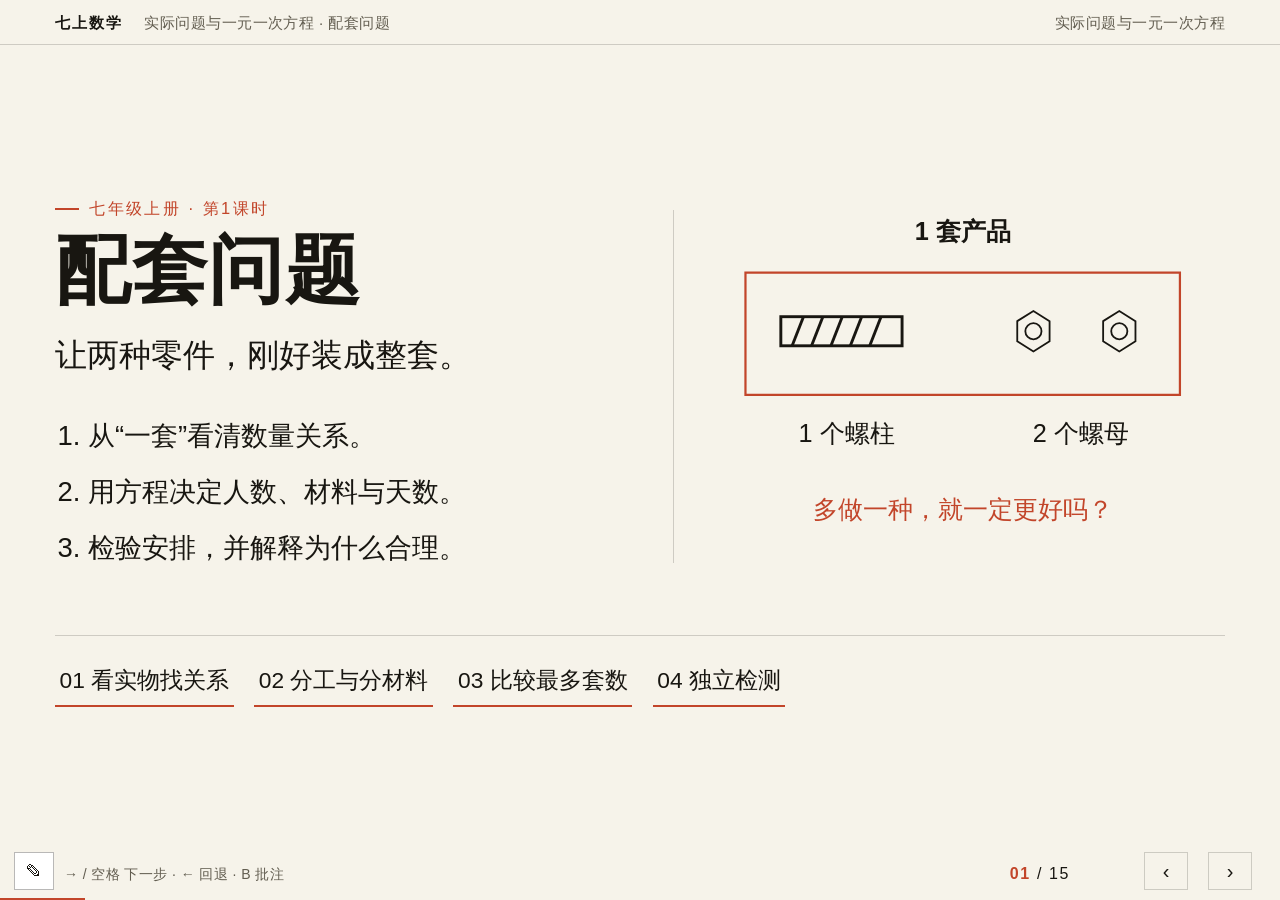
<file: html/peitao-reasoning-20261012/index.html>
<!DOCTYPE html><html lang="zh-CN"><head><meta charset="UTF-8"><meta name="viewport" content="width=device-width,initial-scale=1,viewport-fit=cover"><!-- status: reviewed --><!-- trialed: no --><title>配套问题</title><link rel="stylesheet" href="assets/deck.css"><link rel="stylesheet" href="assets/katex/katex.min.css"><style>body:not(.handout){--fs:clamp(24px,3.05vh,36px);font-size:var(--fs)}
.slide{padding:70px 4.3vw 65px;background:var(--paper);justify-content:flex-start}.slide.on{animation:none}.slide .wrap{width:100%;max-width:none;margin:0}
.section-label{color:var(--acc);font-size:.6em;letter-spacing:.15em;margin:0 0 .5em;display:flex;align-items:center;gap:10px}.section-label:before{content:'';width:24px;height:2px;background:var(--acc)}
.slide h2{font-size:1.48em;line-height:1.18;margin:0 0 .42em}.slide p{line-height:1.48;margin:0}
.problem{font-size:1em;border-left:3px solid var(--acc);padding:.15em 0 .15em .6em;margin-bottom:.65em!important;line-height:1.5!important}
.condition{background-size:0 2px;background-repeat:no-repeat;background-position:0 100%;background-image:linear-gradient(var(--acc),var(--acc));transition:background-size .55s}
.slide:has(.rv[data-rv="1"].show) .c1,.slide:has(.rv[data-rv="2"].show) .c2,.slide:has(.rv[data-rv="3"].show) .c3{background-size:100% 2px}
.workarea{display:grid;grid-template-columns:44% 1fr;gap:2.4vw;align-items:start}.workarea figure{margin:0;border-right:var(--hair);padding:0 1.7vw 0 0;min-width:0}.reasoning{min-width:0;padding-top:.1em}.reasoning>p{font-size:.93em;margin:0 0 .2em;color:#625d50}
.diagram{display:block;width:100%;height:auto;max-height:46vh;overflow:visible;color:var(--ink);fill:none;stroke:currentColor;stroke-width:1.8}.diagram text{font-family:'Noto Sans CJK SC','Microsoft YaHei',sans-serif;font-size:25px;fill:var(--ink);stroke:none}.diagram text.small{font-size:22px}.diagram .strong{font-weight:700}.diagram .accent{stroke:var(--acc)}.diagram text.accent{fill:var(--acc);stroke:none}.diagram .base{fill:#e9e4d7;stroke:#a6a093}.diagram .wash{fill:#efe0d6;stroke:none}.diagram .fill{fill:var(--ink);stroke:none}.diagram .redfill{fill:var(--acc);stroke:none}.diagram text.white{fill:var(--paper)}.diagram .outline{stroke:var(--acc);stroke-width:2.2;fill:none}.diagram .dashed{stroke:var(--acc);stroke-dasharray:6 5}.diagram .arrow{stroke:var(--acc)}
.slide .reveal{margin-top:.42em}.reason{padding:.36em 0 .42em;border-top:var(--hair)}.reason>b{display:block;font-size:.94em;margin-bottom:.2em;line-height:1.3}.reason em{font:italic 1em Georgia,serif;color:var(--acc);margin-right:.45em}.reason p{font-size:.94em}.slide .katex{font-size:1.05em}.equation{padding:.2em 0}.slide .rv{transition:opacity .3s,transform .3s}.diagram .rv{transform:none;transition:opacity .3s}.diagram .rv.show{transform:none}
.rv.show .trace{stroke-dasharray:1200;stroke-dashoffset:0;animation:draw .8s ease both}.rv.show .grow{transform-box:fill-box;transform-origin:left center;animation:grow .65s ease both}@keyframes draw{from{stroke-dashoffset:1200}to{stroke-dashoffset:0}}@keyframes grow{from{transform:scaleX(0)}to{transform:scaleX(1)}}
.moving{transition:transform .85s ease}.pairing:has(.rv[data-rv="1"].show) .moving{transform:translate(var(--dx),var(--dy))}.lid{transition:transform .8s ease}.bottle-page:has(.rv[data-rv="1"].show) .top-lid{transform:translateY(54px)}.bottle-page:has(.rv[data-rv="1"].show) .bottom-lid{transform:translateY(-60px)}
.cover{justify-content:center}.cover .wrap{display:block}.opening{display:grid;grid-template-columns:1.05fr 1fr;gap:3vw;align-items:center}.opening figure{margin:0;border-left:var(--hair);padding-left:2vw}.cover h1{font-size:2.75em;margin:0 0 .25em}.lede{font-size:1.18em}.goals{padding-left:1.2em;margin-top:1em}.goals li{padding:.27em 0;line-height:1.5}.route{display:flex;gap:1.6vw;margin-top:2.2em;border-top:var(--hair);padding-top:.7em}.route button{font:inherit;font-size:.83em;color:var(--ink);background:none;border:0;border-bottom:2px solid var(--acc);padding:.4em .2em;cursor:pointer}
.cmp{width:100%;border-collapse:collapse;margin:.25em 0}.cmp td,.cmp th{font-size:.94em!important;padding:.4em .5em!important;line-height:1.4!important}.cmp th{background:#e9e4d7}.summary-path{display:flex;align-items:center;justify-content:space-between;padding:.75em .2em;font-size:.94em;border-bottom:var(--hair)}.summary-path b{color:var(--acc);font-weight:400;font-size:.85em}.summary .reason{display:flex;align-items:center;gap:1em}.summary .reason>b{flex:0 0 33%;margin:0}.summary .reason p{flex:1}
#top{font-size:15px;padding:14px 4.3vw 11px;background:var(--paper)}#top .crumb,#top .r{color:#625d50;letter-spacing:.03em}#bot{font-size:14px;padding:12px 210px 16px 64px;color:#625d50}#hint{letter-spacing:.03em}#page{font-size:16px;white-space:nowrap}.navb{font-size:20px!important;width:44px!important;height:38px!important;bottom:10px!important;border-radius:0!important}#prev{right:92px}#next{right:28px}body:not(.handout) #inkfab{font-size:16px;width:40px;height:38px;left:14px;bottom:10px;border-radius:0}
.handout .hp-b p{overflow-wrap:anywhere}.handout .reference{border-bottom:var(--hair);padding-bottom:.6em}.handout .reference p,.handout .reference li{margin-bottom:.6em;line-height:1.8}.handout .reference ul{padding-left:1.2em}.handout .katex{font-size:1em}.handout .hp-h{flex-wrap:wrap}
@media(max-height:780px){.slide{padding-top:59px;padding-bottom:57px}.section-label{margin-bottom:.32em}.slide h2{font-size:1.35em}.problem{font-size:.97em}.workarea{gap:1.7vw}.reason{padding:.27em 0 .32em}.slide .reveal{margin-top:.28em}.diagram{max-height:46vh}.reason p,.reason>b{font-size:.91em}}
@media(prefers-reduced-motion:reduce){*{animation:none!important;transition:none!important}}
@media print{.slide{position:relative;padding:1cm}.rv{opacity:1!important;transform:none!important}}
/* Headings remain as specific thinking prompts before the answers reveal. */
.reason>.reveal{margin-top:0!important}.reason .reveal p{font-size:.94em}.reason{margin-top:.42em}.reason>b{margin-bottom:.2em}
.summary .reason>.reveal{flex:1;min-width:0}.summary .reason .reveal p{font-size:.94em}
@media(max-height:780px){.reason{margin-top:.28em}.reason .reveal p{font-size:.91em}}
/* Keep the governing relation on screen; expressions occupy the matching terms. */
.relation-shell{position:relative;border-top:2px solid var(--acc);border-bottom:var(--hair);background:#eee8dc;padding:.3em .6em;margin:.2em 0 .45em;min-height:3.4em}
.relation-shell>.rv{margin:0!important}.relation-question{position:absolute;inset:0;display:flex;align-items:center;justify-content:center;font-weight:700;font-size:1.08em}
.slide:has(.rv[data-rv="1"].show) .relation-question{display:none}
.relation-equation{display:grid;grid-template-columns:minmax(0,1fr) auto minmax(0,1fr);align-items:center;gap:.6em;text-align:center}
.relation-term{min-width:0}.relation-term>strong{font-size:1.02em}.relation-term>.rv{margin:.1em 0 0!important;min-height:1.35em}.relation-op{font-size:1.25em;color:var(--acc)}
.relation-page .diagram{max-height:34vh}.relation-page .workarea{grid-template-columns:43% 1fr;gap:2vw}.relation-page .reason{margin-top:.15em;padding:.16em 0 .23em .3em}.relation-page .reason>b{font-size:.85em;margin-bottom:.05em}.relation-page .reason .reveal p{font-size:.84em;line-height:1.38}
.relation-page .problem{font-size:.94em;margin-bottom:.35em!important}.practice-task{font-size:.75em;color:#625d50;margin:0!important}
.reason[data-focus]{border-left:3px solid transparent;transition:border-color .25s,background-color .25s}
.slide:has(.rv[data-rv="1"].show):not(:has(.rv[data-rv="2"].show)) .reason[data-focus="1"],
.slide:has(.rv[data-rv="2"].show):not(:has(.rv[data-rv="3"].show)) .reason[data-focus="2"],
.slide:has(.rv[data-rv="3"].show):not(:has(.rv[data-rv="4"].show)) .reason[data-focus="3"],
.slide:has(.rv[data-rv="4"].show) .reason[data-focus="4"]{border-left-color:var(--acc);background:#eee8dc}
.slide:has(.rv[data-rv="2"].show) .condition.c1,.slide:has(.rv[data-rv="3"].show) .condition.c2{background-image:linear-gradient(#8c8676,#8c8676)}
.decision-band{display:flex;align-items:center;gap:.5em;padding:.3em .5em;border-top:2px solid var(--acc);border-bottom:var(--hair);margin:.3em 0 .4em;background:#eee8dc;font-weight:700}.decision-band .rv{margin:0!important}
.optimization .reason{margin-top:.15em;padding:.18em 0 .23em .3em}.optimization .reason>b{font-size:.87em}.optimization .reason .reveal p{font-size:.87em;line-height:1.4}.optimization .diagram{max-height:34vh}
.proof-page .reason[data-focus="4"]{border-top:2px solid var(--acc)}
@media(max-height:780px){.relation-shell{min-height:3.1em;margin-bottom:.3em}.relation-page .reason .reveal p{font-size:.79em;line-height:1.32}.relation-page .reason>b{font-size:.79em}.relation-page .reason{padding:.1em 0 .18em .25em;margin-top:.09em}.relation-page .problem{font-size:.91em}.relation-page .diagram{max-height:32vh}.optimization .reason .reveal p{font-size:.81em}.optimization .reason>b{font-size:.82em}}
/* The teacher reference stays fully visible and reads in semantic order. */
.handout .relation-question{position:static}.handout .relation-shell{min-height:0}

.cap-a,.cap-b{transition:width .85s ease}.cap-limit{transition:transform .85s ease}.cap-end{opacity:0;transition:opacity .4s}.cap-start{transition:opacity .4s}.optimization:has(.rv[data-rv="2"].show) .cap-a,.optimization:has(.rv[data-rv="2"].show) .cap-b{width:300px}.optimization:has(.rv[data-rv="2"].show) .cap-limit{transform:translateX(12px)}.optimization:has(.rv[data-rv="2"].show) .cap-start{opacity:0}.optimization:has(.rv[data-rv="2"].show) .cap-end{opacity:1}

@media(max-height:780px){.relation-page .reason .reveal p,.relation-page .reason>b{font-size:.88em}.relation-page .reason .reveal p{line-height:1.35}.optimization .workarea{grid-template-columns:40% 1fr}.optimization .reason .reveal p,.optimization .reason>b{font-size:.88em;line-height:1.35}.optimization .reason{margin-top:.1em;padding:.12em 0 .2em .3em}}

@media(max-height:780px){.relation-shell{margin-bottom:.15em;padding-top:.2em;padding-bottom:.2em}}
</style></head><body><div id="top"><div class="l"><span class="brand">七上数学</span><span class="crumb">实际问题与一元一次方程 · 配套问题</span></div><div class="r" id="secname"></div></div><div id="bot"><span id="hint">→ / 空格 下一步 · ← 回退 · B 批注</span><span id="page"></span></div><button class="navb" id="prev">‹</button><button class="navb" id="next">›</button><div id="prog"></div><section class="slide cover" data-id="diagram-1" data-sec="实际问题与一元一次方程"><div class="wrap"><div class="opening"><div><div class="section-label">七年级上册 · 第1课时</div><h1>配套问题</h1><p class="lede">让两种零件，刚好装成整套。</p><ol class="goals"><li>从“一套”看清数量关系。</li><li>用方程决定人数、材料与天数。</li><li>检验安排，并解释为什么合理。</li></ol></div><figure><svg class="diagram" viewBox="0 0 520 350" role="img" aria-label="数量关系示意图"><text x="260" y="30" text-anchor="middle" class="strong">1 套产品</text><g transform="translate(80,120) scale(1.6)"><rect x="0" y="-9" width="75" height="18" class=""/><path d="M14 -9l-7 18" class=""/><path d="M26 -9l-7 18" class=""/><path d="M38 -9l-7 18" class=""/><path d="M50 -9l-7 18" class=""/><path d="M62 -9l-7 18" class=""/></g><g transform="translate(330,120)"><path d="M-16 -10l16-10 16 10v20L0 20l-16-10z" class=""/><circle r="8"/></g><g transform="translate(415,120)"><path d="M-16 -10l16-10 16 10v20L0 20l-16-10z" class=""/><circle r="8"/></g><path d="M45 62H475V183H45Z" class="outline"/><text x="145" y="230" text-anchor="middle" class="">1 个螺柱</text><text x="377" y="230" text-anchor="middle" class="">2 个螺母</text><text x="260" y="305" text-anchor="middle" class="accent">多做一种，就一定更好吗？</text></svg></figure></div><div class="route"><button data-goto="1">01 看实物找关系</button><button data-goto="3">02 分工与分材料</button><button data-goto="10">03 比较最多套数</button><button data-goto="14">04 独立检测</button></div></div></section><section class="slide pairing" data-id="diagram-2" data-sec="情境引入"><div class="wrap"><div class="section-label">情境引入</div><h2>3个螺柱、5个螺母，能装几套？</h2><p class="problem serif">每套需要1个螺柱和2个螺母。先在图上配一配：能配几套？剩下什么？怎样补齐？</p><div class="workarea"><figure><svg class="diagram" viewBox="0 0 520 360" role="img" aria-label="3螺柱5螺母归组，组成2套；剩1螺柱1螺母，再补1螺母可组成第3套"><text x="260" y="29" text-anchor="middle" class="strong">现有 3 个螺柱、5 个螺母</text><g transform="translate(45,100) scale(1)"><rect x="0" y="-9" width="75" height="18" class=""/><path d="M14 -9l-7 18" class=""/><path d="M26 -9l-7 18" class=""/><path d="M38 -9l-7 18" class=""/><path d="M50 -9l-7 18" class=""/><path d="M62 -9l-7 18" class=""/></g><g transform="translate(45,194) scale(1)"><rect x="0" y="-9" width="75" height="18" class=""/><path d="M14 -9l-7 18" class=""/><path d="M26 -9l-7 18" class=""/><path d="M38 -9l-7 18" class=""/><path d="M50 -9l-7 18" class=""/><path d="M62 -9l-7 18" class=""/></g><g transform="translate(45,288) scale(1)"><rect x="0" y="-9" width="75" height="18" class=""/><path d="M14 -9l-7 18" class=""/><path d="M26 -9l-7 18" class=""/><path d="M38 -9l-7 18" class=""/><path d="M50 -9l-7 18" class=""/><path d="M62 -9l-7 18" class=""/></g><g class="moving part-0" style="--dx:-105px;--dy:8px"><g transform="translate(290,92)"><path d="M-16 -10l16-10 16 10v20L0 20l-16-10z" class=""/><circle r="8"/></g></g><g class="moving part-1" style="--dx:-100px;--dy:8px"><g transform="translate(365,92)"><path d="M-16 -10l16-10 16 10v20L0 20l-16-10z" class=""/><circle r="8"/></g></g><g class="moving part-2" style="--dx:-255px;--dy:102px"><g transform="translate(440,92)"><path d="M-16 -10l16-10 16 10v20L0 20l-16-10z" class=""/><circle r="8"/></g></g><g class="moving part-3" style="--dx:-25px;--dy:8px"><g transform="translate(290,186)"><path d="M-16 -10l16-10 16 10v20L0 20l-16-10z" class=""/><circle r="8"/></g></g><g class="moving part-4" style="--dx:-150px;--dy:102px"><g transform="translate(365,186)"><path d="M-16 -10l16-10 16 10v20L0 20l-16-10z" class=""/><circle r="8"/></g></g><g class="rv" data-rv="1"><rect x="25" y="64" width="275" height="69" class="outline trace"/><rect x="25" y="158" width="275" height="69" class="outline trace"/><text x="410" y="136" text-anchor="middle" class="accent">第1套</text><text x="410" y="205" text-anchor="middle" class="accent">第2套</text></g><g class="rv" data-rv="2"><rect x="25" y="250" width="275" height="69" class="dashed"/><text x="405" y="294" text-anchor="middle" class="accent">还缺1母</text><g transform="translate(265,288)"><path d="M-16 -10l16-10 16 10v20L0 20l-16-10z" class=""/><circle r="8"/></g></g></svg></figure><div class="reasoning"><p>先用手指连一连，说明每一套怎样组成。</p><div class="reason"><b><em>01</em>能配出多少完整的套？</b><div class="rv reveal" data-rv="1"><p>用去2个螺柱和4个螺母，还剩1个螺柱、1个螺母。</p></div></div><div class="reason"><b><em>02</em>剩下的怎样补齐？</b><div class="rv reveal" data-rv="2"><p>剩下的1柱1母还缺1母，补齐后才能组成第3套。</p></div></div><div class="reason"><b><em>03</em>怎样才算“刚好配套”？</b><div class="rv reveal" data-rv="3"><p>螺母总数 = 2 × 螺柱总数；两种部件都没有剩余。</p></div></div></div></div></div></section><section class="slide " data-id="diagram-3" data-sec="回顾与反思"><div class="wrap"><div class="section-label">回顾与反思</div><h2>方程怎样一步步变成 x = a</h2><p class="problem serif">解方程 3(x − 2) = 12。每一步做了什么？为什么等号还能成立？</p><div class="workarea"><figure><svg class="diagram" viewBox="0 0 520 360" role="img" aria-label="数量关系示意图"><text x="260" y="30" text-anchor="middle" class="strong">等式两边做相同的运算</text><text x="260" y="85" text-anchor="middle" class="">3(x − 2) = 12</text><g class="rv" data-rv="1"><path d="M260 103l0 40" class="trace arrow"/><path d="M255 135l5 8 5-8" class="arrow"/><text x="400" y="130" text-anchor="middle" class="accent">两边÷3</text><text x="260" y="179" text-anchor="middle" class="">x − 2 = 4</text></g><g class="rv" data-rv="2"><path d="M260 198l0 40" class="trace arrow"/><path d="M255 230l5 8 5-8" class="arrow"/><text x="400" y="224" text-anchor="middle" class="accent">两边+2</text><text x="260" y="274" text-anchor="middle" class="">x = 6</text></g><g class="rv" data-rv="3"><text x="260" y="335" text-anchor="middle" class="accent">代回：3 × (6 − 2) = 12</text></g></svg></figure><div class="reasoning"><p>先独立算，再用“等式两边……”说明依据。</p><div class="reason"><b><em>01</em>先把括号看成一个整体</b><div class="rv reveal" data-rv="1"><p>两边都除以3，得到 x − 2 = 4。</p></div></div><div class="reason"><b><em>02</em>再得到未知数的值</b><div class="rv reveal" data-rv="2"><p>两边都加2，得到 x = 6。也可以先去括号再解。</p></div></div><div class="reason"><b><em>03</em>目的与一般步骤</b><div class="rv reveal" data-rv="3"><p>目标是变成 x = a。按需要去分母、去括号、移项、合并同类项、系数化为1；最后代回检验。</p></div></div></div></div></div></section><section class="slide relation-page" data-id="diagram-4" data-sec="建立配套关系"><div class="wrap"><div class="section-label">建立配套关系</div><h2>“刚好配套”，给了我们什么等量关系？</h2><p class="problem serif">某车间有<span class="condition c2">22名工人</span>，每人每天可以生产<span class="condition c3">1200个螺柱或2000个螺母</span>。<span class="condition c1">1个螺柱需要配2个螺母</span>。为使每天生产的螺柱和螺母<span class="condition c1">刚好配套</span>，应安排生产螺柱和螺母的工人各多少名？</p><div class="relation-shell"><div class="relation-question">“刚好配套”要求两种产量满足什么？</div><div class="rv reveal" data-rv="1"><div class="relation-equation"><div class="relation-term"><strong>螺柱总数</strong><div class="rv reveal" data-rv="4">\(1200x\)</div></div><b class="relation-op">× 2 ＝</b><div class="relation-term"><strong>螺母总数</strong><div class="rv reveal" data-rv="4">\(2000(22-x)\)</div></div></div></div></div><div class="workarea"><figure><svg class="diagram" viewBox="0 0 520 300" role="img" aria-label="从题目条件建立数量关系，再将各数量表达式代入关系"><text x="260" y="28" text-anchor="middle" class="">分配的是 22人</text><rect x="35" y="52" width="450" height="45" class="base"/><text x="145" y="82" text-anchor="middle" class="">做螺柱</text><text x="375" y="82" text-anchor="middle" class="">做螺母</text><g class="rv" data-rv="2"><path d="M260 52v45" class="accent trace"/><text x="145" y="131" text-anchor="middle" class="accent">x 人</text><text x="375" y="131" text-anchor="middle" class="accent">（22−x）人</text></g><g class="rv" data-rv="3"><path d="M145 143v48m-5-8l5 8 5-8M375 143v48m-5-8l5 8 5-8" class="trace accent"/><text x="85" y="171" text-anchor="middle" class="small">×1200</text><text x="435" y="171" text-anchor="middle" class="small">×2000</text><rect x="38" y="203" width="208" height="49" class="wash"/><rect x="274" y="203" width="208" height="49" class="wash"/><text x="145" y="237" text-anchor="middle" class="">1200x 个</text><text x="375" y="237" text-anchor="middle" class="small">2000（22−x）个</text><text x="260" y="288" text-anchor="middle" class="small">人数 × 各自效率 = 部件总数</text></g></svg></figure><div class="reasoning"><div class="reason" data-focus="1"><b><em>01</em>先找必须满足的关系</b><div class="rv reveal" data-rv="1"><p>每个螺柱用2个螺母；全部配完无剩余，螺母总数就等于螺柱总数的2倍。</p></div></div><div class="reason" data-focus="2"><b><em>02</em>关系中的量，怎样用一个未知数表示？</b><div class="rv reveal" data-rv="2"><p>求两组人数：设做柱 x 人，做母（22−x）人，两组共22人。</p></div></div><div class="reason" data-focus="3"><b><em>03</em>人数怎样变成关系中的“部件总数”？</b><div class="rv reveal" data-rv="3"><p>分别乘各自的日产量，得到1200x个柱和2000（22−x）个母。</p></div></div><div class="reason" data-focus="4"><b><em>04</em>把产量填回刚才的关系</b><div class="rv reveal" data-rv="4"><p>对应填入上方两处。等号两边都是螺母个数：所需数量＝实际数量。</p></div></div></div></div></div></section><section class="slide " data-id="diagram-5" data-sec="例题求解"><div class="wrap"><div class="section-label">例题求解</div><h2>算出人数后，真的满足配套关系吗？</h2><p class="problem serif">某车间有<span class="condition c1">22名工人</span>，每人每天可以生产<span class="condition c2">1200个螺柱或2000个螺母</span>。<span class="condition c3">1个螺柱需要配2个螺母</span>。为使每天生产的螺柱和螺母刚好配套，应安排生产螺柱和螺母的工人各多少名？</p><div class="workarea"><figure><svg class="diagram" viewBox="0 0 520 360" role="img" aria-label="A共12000个，B共24000个；除以每套用量1和2后都能配12000套"><text x="260" y="25" text-anchor="middle" class="strong">先比较部件个数</text><text x="0" y="83" text-anchor="start" class="small">螺柱</text><rect x="76" y="60" width="350" height="28" class="base"/><g class="rv" data-rv="2"><rect x="76" y="60" width="175.0" height="28" class="fill grow"/><text x="475" y="83" text-anchor="middle" class="small">12000</text></g><text x="0" y="136" text-anchor="start" class="small">螺母</text><rect x="76" y="112" width="350" height="28" class="base"/><g class="rv" data-rv="2"><rect x="76" y="112" width="350.0" height="28" class="fill grow"/><text x="475" y="136" text-anchor="middle" class="small">24000</text></g><g class="rv" data-rv="3"><text x="260" y="202" text-anchor="middle" class="strong">再除以每套用量</text><text x="0" y="252" text-anchor="start" class="small">螺柱</text><rect x="76" y="229" width="350" height="29" class="redfill grow"/><text x="260" y="252" text-anchor="middle" class="white">12000 ÷ 1 = 12000 套</text><text x="0" y="307" text-anchor="start" class="small">螺母</text><rect x="76" y="284" width="350" height="29" class="redfill grow"/><text x="260" y="307" text-anchor="middle" class="white">24000 ÷ 2 = 12000 套</text></g></svg></figure><div class="reasoning"><div class="reason" data-focus="1"><b><em>01</em>化简并求解</b><div class="rv reveal" data-rv="1"><p>\(2\times1200x=2000(22-x)\)<br>\(6x=5(22-x)\Rightarrow11x=110\Rightarrow x=10\)</p></div></div><div class="reason" data-focus="2"><b><em>02</em>回到22人的实际分工</b><div class="rv reveal" data-rv="2"><p>做螺柱10人，做螺母12人；日产12000个螺柱、24000个螺母。</p></div></div><div class="reason" data-focus="3"><b><em>03</em>总人数与套数都符合</b><div class="rv reveal" data-rv="3"><p>10 + 12 = 22人；两边各够12000套。人数是整数，且没有零件剩余。</p></div></div></div></div></div></section><section class="slide " data-id="diagram-6" data-sec="辨析与归纳"><div class="wrap"><div class="section-label">辨析与归纳</div><h2>零件按1∶2，工人也按1∶2吗？</h2><p class="problem serif">仍看22人的车间：每人每天生产1200个螺柱或2000个螺母，每套1柱2母。小明说：“按1∶2分工人，就一定刚好。”怎样用产量说明他错了？</p><div class="workarea"><figure><svg class="diagram" viewBox="0 0 520 360" role="img" aria-label="数量关系示意图"><text x="260" y="28" text-anchor="middle" class="strong">试用 1 人做柱、2 人做母</text><text x="45" y="94" text-anchor="start" class="">柱</text><rect x="95" y="70" width="360" height="32" class="base"/><g class="rv" data-rv="1"><rect x="95" y="70" width="108" height="32" class="fill grow"/><text x="258" y="96" text-anchor="middle" class="">1200个</text></g><text x="45" y="165" text-anchor="start" class="">母</text><rect x="95" y="141" width="360" height="32" class="base"/><g class="rv" data-rv="1"><rect x="95" y="141" width="360" height="32" class="fill grow"/><text x="265" y="166" text-anchor="middle" class="white">4000个</text></g><g class="rv" data-rv="2"><rect x="95" y="212" width="216" height="40" class="redfill grow"/><text x="203" y="240" text-anchor="middle" class="white small">用掉2400</text><rect x="311" y="212" width="144" height="40" class="dashed"/><text x="385" y="286" text-anchor="middle" class="accent">剩1600</text></g><g class="rv" data-rv="3"><text x="260" y="337" text-anchor="middle" class="accent">效率不同，人数比不能照抄</text></g></svg></figure><div class="reasoning"><p>取1人和2人试算，只检验这条“人数比例”的说法。</p><div class="reason" data-focus="1"><b><em>01</em>算出一天的真实产量</b><div class="rv reveal" data-rv="1"><p>1人做1200柱；2人做4000母。两种个数不是1∶2。</p></div></div><div class="reason" data-focus="2"><b><em>02</em>把富余的部件找出来</b><div class="rv reveal" data-rv="2"><p>1200柱用2400母，剩1600母。增加零件总数不等于增加成套数。</p></div></div><div class="reason" data-focus="3"><b><em>03</em>分清三个不同的比</b><div class="rv reveal" data-rv="3"><p>人数比看分工，产量看效率，配套比看一套用量。先算产量，再判断能否配齐。</p></div></div></div></div></div></section><section class="slide relation-page" data-id="diagram-7" data-sec="例题与应用"><div class="wrap"><div class="section-label">例题与应用</div><h2>每套2大3小，怎样找到相等的量？</h2><p class="problem serif">某机械厂加工车间有<span class="condition c2">85名工人</span>，平均每人每天加工<span class="condition c2">大齿轮16个或小齿轮10个</span>。已知<span class="condition c1">2个大齿轮与3个小齿轮配成一套</span>，需分别安排多少名工人加工大、小齿轮，才能使每天加工的大小齿轮刚好配套？</p><div class="relation-shell"><div class="relation-question">每套用量不同，怎样比较两边能配多少套？</div><div class="rv reveal" data-rv="1"><div class="relation-equation"><div class="relation-term"><strong>大齿轮可配套数</strong><div class="rv reveal" data-rv="4">\(\dfrac{16x}{2}\)</div></div><b class="relation-op">＝</b><div class="relation-term"><strong>小齿轮可配套数</strong><div class="rv reveal" data-rv="4">\(\dfrac{10(85-x)}3\)</div></div></div></div></div><div class="workarea"><figure><svg class="diagram" viewBox="0 0 520 310" role="img" aria-label="从题目条件建立数量关系，再将各数量表达式代入关系"><text x="260" y="22" text-anchor="middle" class="">用4大、6小看清两次除法</text><g transform="translate(70,65)"><circle r="18"/><circle r="5"/><path transform="rotate(0)" d="M0 16v7"/><path transform="rotate(45)" d="M0 16v7"/><path transform="rotate(90)" d="M0 16v7"/><path transform="rotate(135)" d="M0 16v7"/><path transform="rotate(180)" d="M0 16v7"/><path transform="rotate(225)" d="M0 16v7"/><path transform="rotate(270)" d="M0 16v7"/><path transform="rotate(315)" d="M0 16v7"/></g><g transform="translate(140,65)"><circle r="18"/><circle r="5"/><path transform="rotate(0)" d="M0 16v7"/><path transform="rotate(45)" d="M0 16v7"/><path transform="rotate(90)" d="M0 16v7"/><path transform="rotate(135)" d="M0 16v7"/><path transform="rotate(180)" d="M0 16v7"/><path transform="rotate(225)" d="M0 16v7"/><path transform="rotate(270)" d="M0 16v7"/><path transform="rotate(315)" d="M0 16v7"/></g><g transform="translate(310,65)"><circle r="12"/><circle r="5"/><path transform="rotate(0)" d="M0 10v7"/><path transform="rotate(45)" d="M0 10v7"/><path transform="rotate(90)" d="M0 10v7"/><path transform="rotate(135)" d="M0 10v7"/><path transform="rotate(180)" d="M0 10v7"/><path transform="rotate(225)" d="M0 10v7"/><path transform="rotate(270)" d="M0 10v7"/><path transform="rotate(315)" d="M0 10v7"/></g><g transform="translate(370,65)"><circle r="12"/><circle r="5"/><path transform="rotate(0)" d="M0 10v7"/><path transform="rotate(45)" d="M0 10v7"/><path transform="rotate(90)" d="M0 10v7"/><path transform="rotate(135)" d="M0 10v7"/><path transform="rotate(180)" d="M0 10v7"/><path transform="rotate(225)" d="M0 10v7"/><path transform="rotate(270)" d="M0 10v7"/><path transform="rotate(315)" d="M0 10v7"/></g><g transform="translate(430,65)"><circle r="12"/><circle r="5"/><path transform="rotate(0)" d="M0 10v7"/><path transform="rotate(45)" d="M0 10v7"/><path transform="rotate(90)" d="M0 10v7"/><path transform="rotate(135)" d="M0 10v7"/><path transform="rotate(180)" d="M0 10v7"/><path transform="rotate(225)" d="M0 10v7"/><path transform="rotate(270)" d="M0 10v7"/><path transform="rotate(315)" d="M0 10v7"/></g><g class="rv" data-rv="1"><rect x="35" y="42" width="430" height="45" class="outline trace"/></g><g transform="translate(70,112)"><circle r="18"/><circle r="5"/><path transform="rotate(0)" d="M0 16v7"/><path transform="rotate(45)" d="M0 16v7"/><path transform="rotate(90)" d="M0 16v7"/><path transform="rotate(135)" d="M0 16v7"/><path transform="rotate(180)" d="M0 16v7"/><path transform="rotate(225)" d="M0 16v7"/><path transform="rotate(270)" d="M0 16v7"/><path transform="rotate(315)" d="M0 16v7"/></g><g transform="translate(140,112)"><circle r="18"/><circle r="5"/><path transform="rotate(0)" d="M0 16v7"/><path transform="rotate(45)" d="M0 16v7"/><path transform="rotate(90)" d="M0 16v7"/><path transform="rotate(135)" d="M0 16v7"/><path transform="rotate(180)" d="M0 16v7"/><path transform="rotate(225)" d="M0 16v7"/><path transform="rotate(270)" d="M0 16v7"/><path transform="rotate(315)" d="M0 16v7"/></g><g transform="translate(310,112)"><circle r="12"/><circle r="5"/><path transform="rotate(0)" d="M0 10v7"/><path transform="rotate(45)" d="M0 10v7"/><path transform="rotate(90)" d="M0 10v7"/><path transform="rotate(135)" d="M0 10v7"/><path transform="rotate(180)" d="M0 10v7"/><path transform="rotate(225)" d="M0 10v7"/><path transform="rotate(270)" d="M0 10v7"/><path transform="rotate(315)" d="M0 10v7"/></g><g transform="translate(370,112)"><circle r="12"/><circle r="5"/><path transform="rotate(0)" d="M0 10v7"/><path transform="rotate(45)" d="M0 10v7"/><path transform="rotate(90)" d="M0 10v7"/><path transform="rotate(135)" d="M0 10v7"/><path transform="rotate(180)" d="M0 10v7"/><path transform="rotate(225)" d="M0 10v7"/><path transform="rotate(270)" d="M0 10v7"/><path transform="rotate(315)" d="M0 10v7"/></g><g transform="translate(430,112)"><circle r="12"/><circle r="5"/><path transform="rotate(0)" d="M0 10v7"/><path transform="rotate(45)" d="M0 10v7"/><path transform="rotate(90)" d="M0 10v7"/><path transform="rotate(135)" d="M0 10v7"/><path transform="rotate(180)" d="M0 10v7"/><path transform="rotate(225)" d="M0 10v7"/><path transform="rotate(270)" d="M0 10v7"/><path transform="rotate(315)" d="M0 10v7"/></g><g class="rv" data-rv="1"><rect x="35" y="89" width="430" height="45" class="outline trace"/></g><g class="rv" data-rv="1"><text x="135" y="162" text-anchor="middle" class="accent">4÷2 → 2套</text><text x="385" y="162" text-anchor="middle" class="accent">6÷3 → 2套</text></g><g class="rv" data-rv="2"><text x="260" y="195" text-anchor="middle" class="strong">回到85人的生产安排</text><text x="135" y="235" text-anchor="middle" class="small">大：x 人 ×16</text><text x="385" y="235" text-anchor="middle" class="small">小：(85−x)人 ×10</text></g><g class="rv" data-rv="3"><text x="135" y="286" text-anchor="middle" class="accent">16x个 ÷2</text><text x="385" y="286" text-anchor="middle" class="accent small">10(85−x)个 ÷3</text></g></svg></figure><div class="reasoning"><div class="reason" data-focus="1"><b><em>01</em>“2大3小”怎样变成相等的量？</b><div class="rv reveal" data-rv="1"><p>4÷2与6÷3都得2套。刚好配套时，两边可配套数相等。</p></div></div><div class="reason" data-focus="2"><b><em>02</em>本题两种部件的总数是多少？</b><div class="rv reveal" data-rv="2"><p>设做大齿轮x人，另一组85−x人；产量分别为16x、10（85−x）个。</p></div></div><div class="reason" data-focus="3"><b><em>03</em>具体数换成含x式，除数变不变？</b><div class="rv reveal" data-rv="3"><p>4换成16x，6换成10（85−x）；每套仍用2大3小，所以仍分别除2和3。</p></div></div><div class="reason" data-focus="4"><b><em>04</em>用什么依据把两边连成等式？</b><div class="rv reveal" data-rv="4"><p>两边表示同样意义的套数，刚好配套要求它们相等；填入上方关系。</p></div></div></div></div></div></section><section class="slide " data-id="diagram-8" data-sec="例题求解"><div class="wrap"><div class="section-label">例题求解</div><h2>例2：400个和600个，为何刚好？</h2><p class="problem serif">某机械厂加工车间有85名工人，平均每人每天加工大齿轮16个或小齿轮10个。已知<span class="condition c1">2个大齿轮与3个小齿轮配成一套</span>，需分别安排多少名工人加工大、小齿轮，才能使每天加工的大小齿轮刚好配套？</p><div class="workarea"><figure><svg class="diagram" viewBox="0 0 520 360" role="img" aria-label="A共400个，B共600个；除以每套用量2和3后都能配200套"><text x="260" y="25" text-anchor="middle" class="strong">先比较部件个数</text><text x="0" y="83" text-anchor="start" class="small">大齿轮</text><rect x="76" y="60" width="350" height="28" class="base"/><g class="rv" data-rv="2"><rect x="76" y="60" width="233.33333333333334" height="28" class="fill grow"/><text x="475" y="83" text-anchor="middle" class="small">400</text></g><text x="0" y="136" text-anchor="start" class="small">小齿轮</text><rect x="76" y="112" width="350" height="28" class="base"/><g class="rv" data-rv="2"><rect x="76" y="112" width="350.0" height="28" class="fill grow"/><text x="475" y="136" text-anchor="middle" class="small">600</text></g><g class="rv" data-rv="3"><text x="260" y="202" text-anchor="middle" class="strong">再除以每套用量</text><text x="0" y="252" text-anchor="start" class="small">大齿轮</text><rect x="76" y="229" width="350" height="29" class="redfill grow"/><text x="260" y="252" text-anchor="middle" class="white">400 ÷ 2 = 200 套</text><text x="0" y="307" text-anchor="start" class="small">小齿轮</text><rect x="76" y="284" width="350" height="29" class="redfill grow"/><text x="260" y="307" text-anchor="middle" class="white">600 ÷ 3 = 200 套</text></g></svg></figure><div class="reasoning"><div class="reason" data-focus="1"><b><em>01</em>解出分工方案</b><div class="rv reveal" data-rv="1"><p>\(\dfrac{16x}{2}=\dfrac{10(85-x)}3\)<br>\(24x=850-10x\Rightarrow x=25\)；另一组60人。</p></div></div><div class="reason" data-focus="2"><b><em>02</em>检验人数和产量</b><div class="rv reveal" data-rv="2"><p>25 + 60 = 85；25 × 16 = 400个大齿轮，60 × 10 = 600个小齿轮。</p></div></div><div class="reason" data-focus="3"><b><em>03</em>套数相等，也可写成比例式</b><div class="rv reveal" data-rv="3"><p>400÷2 = 600÷3 = 200套。<br>\(3\times16x=2\times10(85-x)\) 与原方程等价。</p></div></div></div></div></div></section><section class="slide relation-page practice" data-id="diagram-9" data-sec="独立练习"><div class="wrap"><div class="section-label">独立练习</div><h2>150张铝片：怎样从材料走到配套关系？</h2><p class="problem serif">用铝片做听装饮料瓶，<span class="condition c2">每张铝片可制作瓶身16个或制瓶底43个</span>，<span class="condition c1">一个瓶身与两个瓶底配成一套</span>。现有<span class="condition c2">150张铝片</span>，用多少张制瓶身，多少张制瓶底可以正好制成整套的饮料瓶？</p><p class="practice-task">先独立作答；说清“张”和“个”分别表示什么。</p><div class="relation-shell"><div class="relation-question">材料怎样分，才能使瓶身与瓶底刚好配套？</div><div class="rv reveal" data-rv="1"><div class="relation-equation"><div class="relation-term"><strong>瓶身总数</strong><div class="rv reveal" data-rv="3">\(16x\)</div></div><b class="relation-op">× 2 ＝</b><div class="relation-term"><strong>瓶底总数</strong><div class="rv reveal" data-rv="3">\(43(150-x)\)</div></div></div></div></div><div class="workarea"><figure><svg class="diagram" viewBox="0 0 520 300" role="img" aria-label="从题目条件建立数量关系，再将各数量表达式代入关系"><text x="260" y="28" text-anchor="middle" class="">分配的是 150张</text><rect x="35" y="52" width="450" height="45" class="base"/><text x="145" y="82" text-anchor="middle" class="">制瓶身</text><text x="375" y="82" text-anchor="middle" class="">制瓶底</text><g class="rv" data-rv="2"><path d="M260 52v45" class="accent trace"/><text x="145" y="131" text-anchor="middle" class="accent">x 张</text><text x="375" y="131" text-anchor="middle" class="accent">（150−x）张</text></g><g class="rv" data-rv="2"><path d="M145 143v48m-5-8l5 8 5-8M375 143v48m-5-8l5 8 5-8" class="trace accent"/><text x="85" y="171" text-anchor="middle" class="small">×16</text><text x="435" y="171" text-anchor="middle" class="small">×43</text><rect x="38" y="203" width="208" height="49" class="wash"/><rect x="274" y="203" width="208" height="49" class="wash"/><text x="145" y="237" text-anchor="middle" class="">16x 个</text><text x="375" y="237" text-anchor="middle" class="small">43（150−x）个</text><text x="260" y="288" text-anchor="middle" class="small">铝片张数 × 各自效率 = 部件总数</text></g></svg></figure><div class="reasoning"><div class="reason" data-focus="1"><b><em>01</em>反馈：约束的是材料比，还是部件比？</b><div class="rv reveal" data-rv="1"><p>一身配两底，约束部件总数：瓶底总数＝2×瓶身总数。</p></div></div><div class="reason" data-focus="2"><b><em>02</em>材料张数怎样变成部件个数？</b><div class="rv reveal" data-rv="2"><p>设x张做瓶身，余150−x张做瓶底。分别乘16和43，得到部件个数。</p></div></div><div class="reason" data-focus="3"><b><em>03</em>把对应的部件数填入关系</b><div class="rv reveal" data-rv="3"><p>2×16x＝43（150−x）。先解释两边意义，再求解。</p></div></div><div class="reason" data-focus="4"><b><em>04</em>求解后回到两条原条件检验</b><div class="rv reveal" data-rv="4"><p>\(75x=6450\Rightarrow x=86\)。86+64=150张；2752个底＝2×1376个身。</p></div></div></div></div></div></section><section class="slide relation-page" data-id="diagram-10" data-sec="结构迁移"><div class="wrap"><div class="section-label">结构迁移</div><h2>练习2：仓库已有4400个螺母</h2><p class="problem serif">某车间22名工人，每人每天生产1200个螺柱或2000个螺母。每套1柱2母。仓库已有<span class="condition c1">4400个螺母，没有螺柱</span>；把库存与今天的产量合在一起，怎样分工才能刚好配套？</p><div class="relation-shell"><div class="relation-question">有了库存，“刚好配套”的关系变了吗？</div><div class="rv reveal" data-rv="1"><div class="relation-equation"><div class="relation-term"><strong>螺柱总数</strong><div class="rv reveal" data-rv="3">\(1200x\)</div></div><b class="relation-op">× 2 ＝</b><div class="relation-term"><strong>螺母总数</strong><div class="rv reveal" data-rv="3">\(2000(22-x)+4400\)</div></div></div></div></div><div class="workarea"><figure><svg class="diagram" viewBox="0 0 520 300" role="img" aria-label="从题目条件建立数量关系，再将各数量表达式代入关系"><text x="260" y="28" text-anchor="middle" class="">新条件改变了哪个总数？</text><rect x="30" y="64" width="205" height="60" class="base"/><rect x="285" y="64" width="205" height="60" class="base"/><text x="132" y="103" text-anchor="middle" class="">今天生产的母</text><text x="387" y="103" text-anchor="middle" class="">库存4400母</text><g class="rv" data-rv="1"><path d="M132 135l95 50M387 135l-95 50" class="trace accent"/><text x="260" y="217" text-anchor="middle" class="accent">合起来才是螺母总数</text></g><g class="rv" data-rv="2"><text x="260" y="277" text-anchor="middle" class="accent">2000(22−x) + 4400 个</text></g></svg></figure><div class="reasoning"><div class="reason" data-focus="1"><b><em>01</em>关系不变，先找改变的那个量</b><div class="rv reveal" data-rv="1"><p>仍是一柱配两母；变的是螺母总数，它包含新做的和库存的。</p></div></div><div class="reason" data-focus="2"><b><em>02</em>把库存放进正确的总量</b><div class="rv reveal" data-rv="2"><p>设做柱x人：柱1200x个；母2000（22−x）+4400个。</p></div></div><div class="reason" data-focus="3"><b><em>03</em>把新总量填回同一关系</b><div class="rv reveal" data-rv="3"><p>\(2400x=2000(22-x)+4400\)。4400既不加到人数上，也不加到螺柱上。</p></div></div><div class="reason" data-focus="4"><b><em>04</em>求解并核对库存是否用完</b><div class="rv reveal" data-rv="4"><p>x=11，两组各11人；柱13200，母22000+4400=26400，刚好13200套。</p></div></div></div></div></div></section><section class="slide reason-first optimization" data-id="diagram-11" data-sec="最多能配多少套"><div class="wrap"><div class="section-label">最多能配多少套</div><h2>怎样多配成套？先看哪一边不够</h2><p class="problem serif">某车间每天能生产甲种零件120个，或乙种零件100个，甲、乙两种零件分别取3个、2个才能配成一套产品。现要在45天内生产最多的成套产品，怎样安排生产甲、乙两种零件的天数？最多可以生产多少套产品？</p><div class="decision-band">先找限制：<div class="rv reveal" data-rv="1">实际套数由较少的一边决定。</div></div><div class="workarea"><figure><svg class="diagram" viewBox="0 0 520 310" role="img" aria-label="从题目条件建立数量关系，再将各数量表达式代入关系"><text x="260" y="25" text-anchor="middle" class="cap-start">先试：甲24天，乙21天</text><text x="260" y="25" text-anchor="middle" class="cap-end">调整后：甲25天，乙20天</text><rect x="110" y="58" width="340" height="27" class="base"/><rect x="110" y="109" width="340" height="27" class="base"/><text x="47" y="81" text-anchor="middle" class="small">甲</text><text x="47" y="132" text-anchor="middle" class="small">乙</text><g class="rv" data-rv="1"><rect x="110" y="58" width="288" height="27" class="fill cap-a"/><rect x="110" y="109" width="315" height="27" class="redfill cap-b"/><text x="477" y="81" text-anchor="middle" class="small cap-start">960</text><text x="477" y="132" text-anchor="middle" class="small cap-start">1050</text><text x="477" y="81" text-anchor="middle" class="small cap-end">1000</text><text x="477" y="132" text-anchor="middle" class="small cap-end">1000</text><path d="M398 48v99" class="accent cap-limit"/><text x="260" y="185" text-anchor="middle" class="accent small cap-start">实际960套：甲不足，乙有富余</text><text x="260" y="185" text-anchor="middle" class="accent small cap-end">甲25天、乙20天：两边各够1000套</text></g><g class="rv" data-rv="2"><text x="260" y="233" text-anchor="middle" class="">把1天从乙移给甲，会怎样？</text><text x="260" y="285" text-anchor="middle" class="accent small">甲 +40套；乙 −50套 → 各1000套</text></g></svg></figure><div class="reasoning"><div class="reason" data-focus="1"><b><em>01</em>先试一个方案：哪一边短缺？</b><div class="rv reveal" data-rv="1"><p>甲够960套，乙够1050套。每套两种都要有，实际只能装960套。</p></div></div><div class="reason" data-focus="2"><b><em>02</em>向哪边挪时间，套数才会增加？</b><div class="rv reveal" data-rv="2"><p>乙挪1天给甲：甲增加40套，乙减少50套，两边各够1000套。</p></div></div><div class="reason" data-focus="3"><b><em>03</em>怎样找到两边相等的安排？</b><div class="rv reveal" data-rv="3"><p>为避免短缺与富余，找均衡。甲x天，乙45−x天：\(40x=50(45-x)\)。</p></div></div><div class="reason" data-focus="4"><b><em>04</em>这只是候选，其他安排呢？</b><div class="rv reveal" data-rv="4"><p>\(x=25\)，乙20天，共1000套。还要证明其他安排不会更多。</p></div></div></div></div></div></section><section class="slide reason-first proof-page" data-id="diagram-12" data-sec="比较与证明"><div class="wrap"><div class="section-label">比较与证明</div><h2>怎样证明其他安排都不会超过1000套？</h2><p class="problem serif">某车间每天能生产甲种零件120个，或乙种零件100个，甲、乙两种零件分别取3个、2个才能配成一套产品。现要在45天内生产最多的成套产品，怎样安排生产甲、乙两种零件的天数？最多可以生产多少套产品？</p><div class="workarea"><figure><svg class="diagram" viewBox="0 0 520 390" role="img" aria-label="不同生产天数下两类零件可配套数的共同刻度条形图"><text x="260" y="22" text-anchor="middle" class="small">同一刻度：每条表示可配套数</text><text x="20" y="87" text-anchor="start" class="small">24天</text><text x="20" y="117" text-anchor="start" class="small">甲/乙</text><rect x="100" y="60" width="330" height="24" class="base"/><rect x="100" y="94" width="330" height="24" class="base"/><g class="rv" data-rv="1"><rect x="100" y="60" width="288.0" height="24" class="fill grow"/><rect x="100" y="94" width="315.0" height="24" class="redfill grow"/><text x="470" y="80" text-anchor="middle" class="small">960</text><text x="470" y="114" text-anchor="middle" class="small">1050</text><path d="M388.0 55v68" class="accent trace"/><text x="275" y="144" text-anchor="middle" class="accent small">实际 960 套</text></g><text x="20" y="188" text-anchor="start" class="small">25天</text><text x="20" y="218" text-anchor="start" class="small">甲/乙</text><rect x="100" y="161" width="330" height="24" class="base"/><rect x="100" y="195" width="330" height="24" class="base"/><g class="rv" data-rv="2"><rect x="100" y="161" width="300.0" height="24" class="fill grow"/><rect x="100" y="195" width="300.0" height="24" class="redfill grow"/><text x="470" y="181" text-anchor="middle" class="small">1000</text><text x="470" y="215" text-anchor="middle" class="small">1000</text><path d="M400.0 156v68" class="accent trace"/><text x="275" y="245" text-anchor="middle" class="accent small">实际 1000 套</text></g><text x="20" y="289" text-anchor="start" class="small">26天</text><text x="20" y="319" text-anchor="start" class="small">甲/乙</text><rect x="100" y="262" width="330" height="24" class="base"/><rect x="100" y="296" width="330" height="24" class="base"/><g class="rv" data-rv="3"><rect x="100" y="262" width="312.0" height="24" class="fill grow"/><rect x="100" y="296" width="285.0" height="24" class="redfill grow"/><text x="470" y="282" text-anchor="middle" class="small">1040</text><text x="470" y="316" text-anchor="middle" class="small">950</text><path d="M385.0 257v68" class="accent trace"/><text x="275" y="346" text-anchor="middle" class="accent small">实际 950 套</text></g></svg></figure><div class="reasoning"><div class="reason" data-focus="1"><b><em>01</em>甲24天，乙21天</b><div class="rv reveal" data-rv="1"><p>甲够960套、乙够1050套，实际只能960套。甲这一边短缺。</p></div></div><div class="reason" data-focus="2"><b><em>02</em>甲25天，乙20天</b><div class="rv reveal" data-rv="2"><p>两边恰好各够1000套，所有零件都能用于配套。</p></div></div><div class="reason" data-focus="3"><b><em>03</em>甲26天，乙19天</b><div class="rv reveal" data-rv="3"><p>甲够1040套、乙够950套，实际只能950套。乙这一边短缺。</p></div></div><div class="reason" data-focus="4"><b><em>04</em>把所有其他安排也考虑进去</b><div class="rv reveal" data-rv="4"><p>甲少于25天，甲不足1000套；甲多于25天，乙不足1000套。所以最多1000套。</p></div></div></div></div></div></section><section class="slide " data-id="diagram-13" data-sec="整数边界"><div class="wrap"><div class="section-label">整数边界</div><h2>进一步想：只有44天，而且按整天安排</h2><p class="problem serif">每天生产甲120个或乙100个，每套用甲3个、乙2个。现在只有44天，每天只生产一种，必须按整天安排。最多能配多少套？</p><div class="workarea"><figure><svg class="diagram" viewBox="0 0 520 420" role="img" aria-label="均衡点24又4/9天在24和25之间，整数方案24天得960套，25天得950套"><text x="260" y="25" text-anchor="middle" class="strong">均衡点不在整数天上</text><path d="M45 80H475M85 70v20M435 70v20" class=""/><text x="85" y="125" text-anchor="middle" class="">24</text><text x="435" y="125" text-anchor="middle" class="">25</text><g class="rv" data-rv="1"><path d="M240 50v50" class="trace accent"/><text x="240" y="160" text-anchor="middle" class="accent">24.44…</text></g><g class="rv" data-rv="2"><text x="260" y="208" text-anchor="middle" class="">甲24天：960 与 1000 → 960套</text><rect x="45" y="230" width="384" height="22" class="fill grow"/><rect x="45" y="260" width="400" height="22" class="redfill grow"/><text x="260" y="326" text-anchor="middle" class="">甲25天：1000 与 950 → 950套</text></g><g class="rv" data-rv="2"><rect x="45" y="346" width="400" height="22" class="fill grow"/><rect x="45" y="376" width="380" height="22" class="redfill grow"/></g></svg></figure><div class="reasoning"><div class="reason" data-focus="1"><b><em>01</em>先找均衡位置</b><div class="rv reveal" data-rv="1"><p>\(40x=50(44-x)\Rightarrow x=\dfrac{220}9\)，约24.44天，不符合整天限制。</p></div></div><div class="reason" data-focus="2"><b><em>02</em>比较两侧的整数方案</b><div class="rv reveal" data-rv="2"><p>甲24天、乙20天：960套。<br>甲25天、乙19天：950套。</p></div></div><div class="reason" data-focus="3"><b><em>03</em>说明更远的方案也不会更好</b><div class="rv reveal" data-rv="3"><p>甲≤24天时，甲不超过960套；甲≥25天时，乙不超过950套。因此最多960套。</p></div></div></div></div></div></section><section class="slide summary" data-id="diagram-14" data-sec="归纳与回顾"><div class="wrap"><div class="section-label">归纳与回顾</div><h2>题目换了，哪些关系没有换？</h2><table class="cmp"><thead><tr><th>情境</th><th>分配的总资源</th><th>每单位资源产量</th><th>一套的部件用量</th></tr></thead><tbody><tr><td>螺柱与螺母</td><td>22人</td><td>1200 / 2000 个</td><td>1 / 2 个</td></tr><tr><td>大、小齿轮</td><td>85人</td><td>16 / 10 个</td><td>2 / 3 个</td></tr><tr><td>瓶身与瓶底</td><td>150张</td><td>16 / 43 个</td><td>1 / 2 个</td></tr><tr><td>甲、乙零件</td><td>45天</td><td>120 / 100 个</td><td>3 / 2 个</td></tr></tbody></table><div class="summary-path"><span>资源数量</span><b>× 效率 →</b><span>部件总数</span><b>÷ 每套用量 →</b><span>可配套数</span></div><div class="reason" data-focus="1"><b><em>01</em>刚好配套：两种可配套数相等</b><div class="rv reveal" data-rv="1"><p>\(\dfrac{A\text{总数}}{\text{每套用}A\text{个数}}=\dfrac{B\text{总数}}{\text{每套用}B\text{个数}}\)</p></div></div><div class="reason" data-focus="2"><b><em>02</em>先找关系，再把具体数量代入</b><div class="rv reveal" data-rv="2"><p>先说清题目要求各数量满足什么，再表示、代入。库存改变对应总量；最多先看短缺；最后检验原条件。</p></div></div></div></section><section class="slide " data-id="diagram-15" data-sec="归纳与检测"><div class="wrap"><div class="section-label">归纳与检测</div><h2>独立检测：写出方程，也说清理由</h2><p class="problem serif">车间有26名工人，每人每天可生产甲零件30个或乙零件20个。每套产品需甲2个、乙3个。怎样安排生产甲、乙的工人数，才能刚好配套？请解释等号两边的意义，并用原条件检验。</p><div class="workarea"><figure><svg class="diagram" viewBox="0 0 520 360" role="img" aria-label="数量关系示意图"><text x="260" y="28" text-anchor="middle" class="strong">一套：甲2个、乙3个</text><rect x="66" y="65" width="54" height="54" class=""/><rect x="146" y="65" width="54" height="54" class=""/><circle cx="298" cy="92" r="22"/><circle cx="374" cy="92" r="22"/><circle cx="450" cy="92" r="22"/><text x="132" y="157" text-anchor="middle" class="">甲</text><text x="374" y="157" text-anchor="middle" class="">乙</text><g class="rv" data-rv="2"><text x="132" y="230" text-anchor="middle" class="">8人 × 30</text><text x="374" y="230" text-anchor="middle" class="">18人 × 20</text><text x="132" y="276" text-anchor="middle" class="">240个</text><text x="374" y="276" text-anchor="middle" class="">360个</text></g><g class="rv" data-rv="3"><path d="M55 309H465" class="trace accent"/><text x="260" y="353" text-anchor="middle" class="accent">240÷2 = 360÷3 = 120套</text></g></svg></figure><div class="reasoning"><p>先独立完成：设元、列式、求解、检验。</p><div class="reason" data-focus="1"><b><em>01</em>方程表示什么</b><div class="rv reveal" data-rv="1"><p>\(\dfrac{30x}{2}=\dfrac{20(26-x)}3\)；两边都是可配套数，x表示做甲的人数。</p></div></div><div class="reason" data-focus="2"><b><em>02</em>求解与回答</b><div class="rv reveal" data-rv="2"><p>\(45x=520-20x\Rightarrow x=8\)。做甲8人，做乙18人。</p></div></div><div class="reason" data-focus="3"><b><em>03</em>回到原题检验</b><div class="rv reveal" data-rv="3"><p>8 + 18 = 26人；甲240个、乙360个，正好配120套。</p></div></div></div></div></div></section><script src="assets/katex/katex.min.js"></script><script src="assets/katex/auto-render.min.js"></script><script src="assets/deck.c7b7282c221e.js"></script><script src="assets/annotator.js"></script></body></html>
</file>
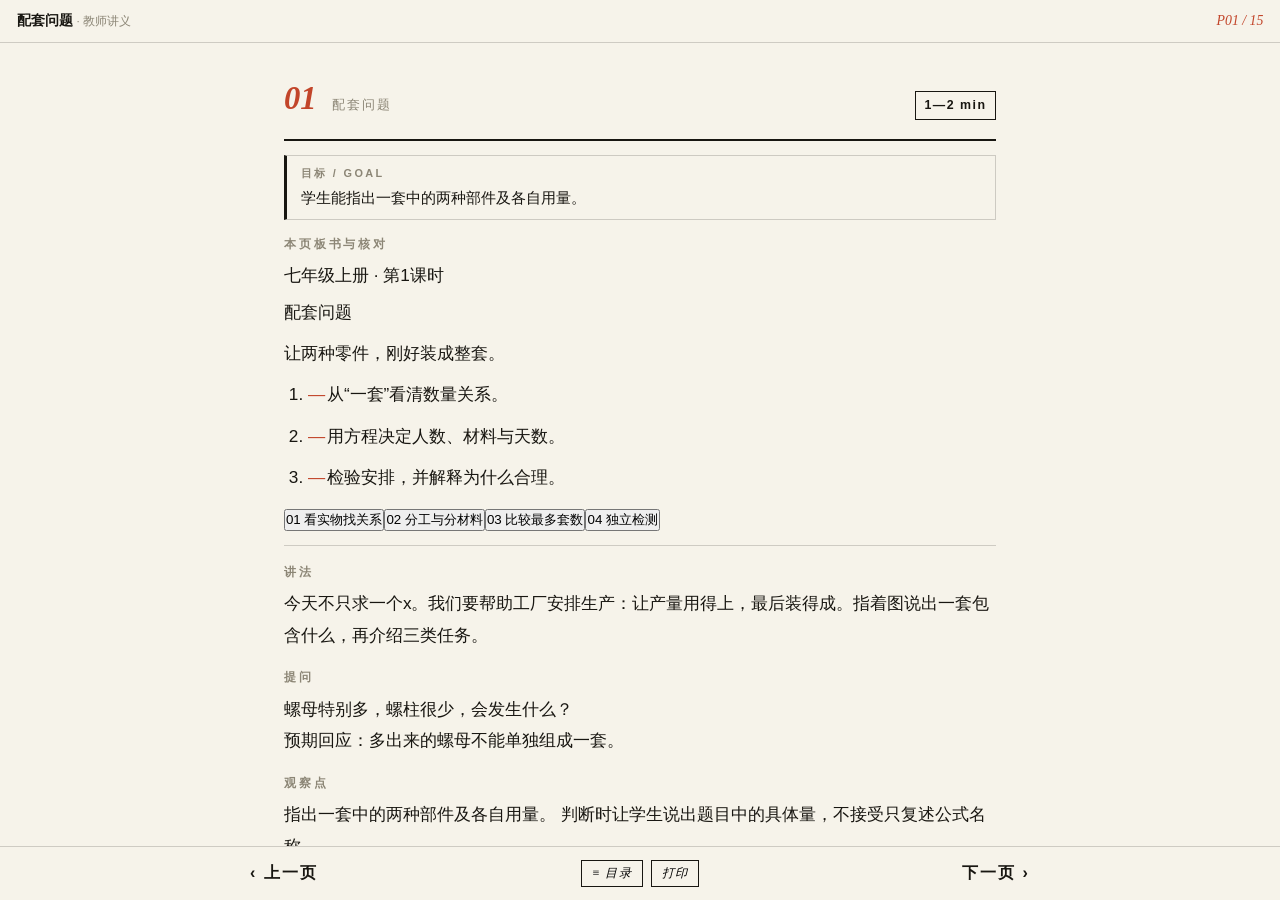
<file: html/peitao-20261012/teacher.html>
<!DOCTYPE html><html lang="zh-CN"><head><meta charset="UTF-8"><meta name="viewport" content="width=device-width,initial-scale=1,viewport-fit=cover"><!-- status: reviewed --><!-- trialed: no --><title>配套问题 · 教师讲义</title><link rel="stylesheet" href="assets/deck.css"><link rel="stylesheet" href="assets/katex/katex.min.css"><style>body:not(.handout){--fs:clamp(24px,3.05vh,36px);font-size:var(--fs)}
.slide{padding:70px 4.3vw 65px;background:var(--paper);justify-content:flex-start}.slide.on{animation:none}.slide .wrap{width:100%;max-width:none;margin:0}
.section-label{color:var(--acc);font-size:.6em;letter-spacing:.15em;margin:0 0 .5em;display:flex;align-items:center;gap:10px}.section-label:before{content:'';width:24px;height:2px;background:var(--acc)}
.slide h2{font-size:1.48em;line-height:1.18;margin:0 0 .42em}.slide p{line-height:1.48;margin:0}
.problem{font-size:1em;border-left:3px solid var(--acc);padding:.15em 0 .15em .6em;margin-bottom:.65em!important;line-height:1.5!important}
.condition{background-size:0 2px;background-repeat:no-repeat;background-position:0 100%;background-image:linear-gradient(var(--acc),var(--acc));transition:background-size .55s}
.slide:has(.rv[data-rv="1"].show) .c1,.slide:has(.rv[data-rv="2"].show) .c2,.slide:has(.rv[data-rv="3"].show) .c3{background-size:100% 2px}
.workarea{display:grid;grid-template-columns:44% 1fr;gap:2.4vw;align-items:start}.workarea figure{margin:0;border-right:var(--hair);padding:0 1.7vw 0 0;min-width:0}.reasoning{min-width:0;padding-top:.1em}.reasoning>p{font-size:.93em;margin:0 0 .2em;color:#625d50}
.diagram{display:block;width:100%;height:auto;max-height:46vh;overflow:visible;color:var(--ink);fill:none;stroke:currentColor;stroke-width:1.8}.diagram text{font-family:'Noto Sans CJK SC','Microsoft YaHei',sans-serif;font-size:25px;fill:var(--ink);stroke:none}.diagram text.small{font-size:22px}.diagram .strong{font-weight:700}.diagram .accent{stroke:var(--acc)}.diagram text.accent{fill:var(--acc);stroke:none}.diagram .base{fill:#e9e4d7;stroke:#a6a093}.diagram .wash{fill:#efe0d6;stroke:none}.diagram .fill{fill:var(--ink);stroke:none}.diagram .redfill{fill:var(--acc);stroke:none}.diagram text.white{fill:var(--paper)}.diagram .outline{stroke:var(--acc);stroke-width:2.2;fill:none}.diagram .dashed{stroke:var(--acc);stroke-dasharray:6 5}.diagram .arrow{stroke:var(--acc)}
.slide .reveal{margin-top:.42em}.reason{padding:.36em 0 .42em;border-top:var(--hair)}.reason>b{display:block;font-size:.94em;margin-bottom:.2em;line-height:1.3}.reason em{font:italic 1em Georgia,serif;color:var(--acc);margin-right:.45em}.reason p{font-size:.94em}.slide .katex{font-size:1.05em}.equation{padding:.2em 0}.slide .rv{transition:opacity .3s,transform .3s}.diagram .rv{transform:none;transition:opacity .3s}.diagram .rv.show{transform:none}
.rv.show .trace{stroke-dasharray:1200;stroke-dashoffset:0;animation:draw .8s ease both}.rv.show .grow{transform-box:fill-box;transform-origin:left center;animation:grow .65s ease both}@keyframes draw{from{stroke-dashoffset:1200}to{stroke-dashoffset:0}}@keyframes grow{from{transform:scaleX(0)}to{transform:scaleX(1)}}
.moving{transition:transform .85s ease}.pairing:has(.rv[data-rv="1"].show) .moving{transform:translate(var(--dx),var(--dy))}.lid{transition:transform .8s ease}.bottle-page:has(.rv[data-rv="1"].show) .top-lid{transform:translateY(54px)}.bottle-page:has(.rv[data-rv="1"].show) .bottom-lid{transform:translateY(-60px)}
.cover{justify-content:center}.cover .wrap{display:block}.opening{display:grid;grid-template-columns:1.05fr 1fr;gap:3vw;align-items:center}.opening figure{margin:0;border-left:var(--hair);padding-left:2vw}.cover h1{font-size:2.75em;margin:0 0 .25em}.lede{font-size:1.18em}.goals{padding-left:1.2em;margin-top:1em}.goals li{padding:.27em 0;line-height:1.5}.route{display:flex;gap:1.6vw;margin-top:2.2em;border-top:var(--hair);padding-top:.7em}.route button{font:inherit;font-size:.83em;color:var(--ink);background:none;border:0;border-bottom:2px solid var(--acc);padding:.4em .2em;cursor:pointer}
.cmp{width:100%;border-collapse:collapse;margin:.25em 0}.cmp td,.cmp th{font-size:.94em!important;padding:.4em .5em!important;line-height:1.4!important}.cmp th{background:#e9e4d7}.summary-path{display:flex;align-items:center;justify-content:space-between;padding:.75em .2em;font-size:.94em;border-bottom:var(--hair)}.summary-path b{color:var(--acc);font-weight:400;font-size:.85em}.summary .reason{display:flex;align-items:center;gap:1em}.summary .reason>b{flex:0 0 33%;margin:0}.summary .reason p{flex:1}
#top{font-size:15px;padding:14px 4.3vw 11px;background:var(--paper)}#top .crumb,#top .r{color:#625d50;letter-spacing:.03em}#bot{font-size:14px;padding:12px 210px 16px 64px;color:#625d50}#hint{letter-spacing:.03em}#page{font-size:16px;white-space:nowrap}.navb{font-size:20px!important;width:44px!important;height:38px!important;bottom:10px!important;border-radius:0!important}#prev{right:92px}#next{right:28px}body:not(.handout) #inkfab{font-size:16px;width:40px;height:38px;left:14px;bottom:10px;border-radius:0}
.handout .hp-b p{overflow-wrap:anywhere}.handout .reference{border-bottom:var(--hair);padding-bottom:.6em}.handout .reference p,.handout .reference li{margin-bottom:.6em;line-height:1.8}.handout .reference ul{padding-left:1.2em}.handout .katex{font-size:1em}.handout .hp-h{flex-wrap:wrap}
@media(max-height:780px){.slide{padding-top:59px;padding-bottom:57px}.section-label{margin-bottom:.32em}.slide h2{font-size:1.35em}.problem{font-size:.97em}.workarea{gap:1.7vw}.reason{padding:.27em 0 .32em}.slide .reveal{margin-top:.28em}.diagram{max-height:46vh}.reason p,.reason>b{font-size:.91em}}
@media(prefers-reduced-motion:reduce){*{animation:none!important;transition:none!important}}
@media print{.slide{position:relative;padding:1cm}.rv{opacity:1!important;transform:none!important}}
/* Headings remain as specific thinking prompts before the answers reveal. */
.reason>.reveal{margin-top:0!important}.reason .reveal p{font-size:.94em}.reason{margin-top:.42em}.reason>b{margin-bottom:.2em}
.summary .reason>.reveal{flex:1;min-width:0}.summary .reason .reveal p{font-size:.94em}
@media(max-height:780px){.reason{margin-top:.28em}.reason .reveal p{font-size:.91em}}
</style></head><body class="handout"><header class="hd-top"><span class="lt">配套问题 <em>· 教师讲义</em></span><span class="rp"></span></header><main class="hd-main"><div class="hd-in"><section class="hp"><header class="hp-h"><span class="pn">01</span><span class="ps">配套问题</span><span class="t-time">1—2 min</span></header><div class="hp-goal">学生能指出一套中的两种部件及各自用量。</div><div class="hp-b"><h4>本页板书与核对</h4><div class="reference"><div><div><div>七年级上册 · 第1课时</div><p>配套问题</p><p>让两种零件，刚好装成整套。</p><ol><li>从“一套”看清数量关系。</li><li>用方程决定人数、材料与天数。</li><li>检验安排，并解释为什么合理。</li></ol></div><figure></figure></div><div><button>01 看实物找关系</button><button>02 分工与分材料</button><button>03 比较最多套数</button><button>04 独立检测</button></div></div><h4>讲法</h4><p>今天不只求一个x。我们要帮助工厂安排生产：让产量用得上，最后装得成。指着图说出一套包含什么，再介绍三类任务。</p><h4>提问</h4><p>螺母特别多，螺柱很少，会发生什么？<br>预期回应：多出来的螺母不能单独组成一套。</p><h4>观察点</h4><p>指出一套中的两种部件及各自用量。 判断时让学生说出题目中的具体量，不接受只复述公式名称。</p><h4>易错</h4><p>将生产总件数最多等同于成套产品最多。</p><h4>提示阶梯</h4><ol><li>指着图逐个数。</li></ol><h4>分支</h4><p>基础弱：按上述提示逐层给出，仍不会时只示范当前缺失的一步。基础好：追问本页提问的依据，再要求换一种说法解释。</p><h4>材料</h4><p>原P1—2；学习路线并入封面</p></div></section><section class="hp"><header class="hp-h"><span class="pn">02</span><span class="ps">3个螺柱、5个螺母，能装几套？</span><span class="t-time">3—4 min</span></header><div class="hp-goal">学生能用实物配组解释短缺与刚好配套。</div><div class="hp-b"><h4>本页板书与核对</h4><div class="reference"><p>每套需要1个螺柱和2个螺母。先在图上配一配：能配几套？剩下什么？怎样补齐？</p><div><figure></figure><div><p>先用手指连一连，说明每一套怎样组成。</p><div><b><em>01</em>能配出多少完整的套？</b><div><p>用去2个螺柱和4个螺母，还剩1个螺柱、1个螺母。</p></div></div><div><b><em>02</em>剩下的怎样补齐？</b><div><p>剩下的1柱1母还缺1母，补齐后才能组成第3套。</p></div></div><div><b><em>03</em>怎样才算“刚好配套”？</b><div><p>螺母总数 = 2 × 螺柱总数；两种部件都没有剩余。</p></div></div></div></div></div><h4>讲法</h4><p>先让学生指物配组。第一次点击零件归组；第二次补一只螺母；第三次说清刚好要求两种同时用完。</p><h4>提问</h4><p>为什么5个螺母不能说成2.5套完整产品？<br>预期回应：一套必须完整，5个只能提供2套所需的4个，余下1个不能单独装一套。</p><h4>观察点</h4><p>用实物配组解释短缺与刚好配套。 判断时让学生说出题目中的具体量，不接受只复述公式名称。</p><h4>易错</h4><p>把余下两个不同零件当成又一套。</p><h4>提示阶梯</h4><ol><li>数第一套用了几只螺母。</li><li>剩下的离一整套还差什么？</li></ol><h4>分支</h4><p>基础弱：按上述提示逐层给出，仍不会时只示范当前缺失的一步。基础好：追问本页提问的依据，再要求换一种说法解释。</p><h4>材料</h4><p>原P4的一套用量；实物归组为原创补充</p><div class="tb-step" data-rv="1">问能组成几套；等2套，再点击让螺母移入两组，勿把剩1母凑为第3套。</div><div class="tb-step" data-rv="2">问补什么；等1个螺母，再点击红色补件，不补螺柱。</div><div class="tb-step" data-rv="3">问刚好是什么意思；等两种均无剩余，显示数量关系。</div></div></section><section class="hp"><header class="hp-h"><span class="pn">03</span><span class="ps">方程怎样一步步变成 x = a</span><span class="t-time">2—3 min</span></header><div class="hp-goal">学生能用等式性质解释变形并代回检验。</div><div class="hp-b"><h4>本页板书与核对</h4><div class="reference"><p>解方程 3(x − 2) = 12。每一步做了什么？为什么等号还能成立？</p><div><figure></figure><div><p>先独立算，再用“等式两边……”说明依据。</p><div><b><em>01</em>先把括号看成一个整体</b><div><p>两边都除以3，得到 x − 2 = 4。</p></div></div><div><b><em>02</em>再得到未知数的值</b><div><p>两边都加2，得到 x = 6。也可以先去括号再解。</p></div></div><div><b><em>03</em>目的与一般步骤</b><div><p>目标是变成 x = a。按需要去分母、去括号、移项、合并同类项、系数化为1；最后代回检验。</p></div></div></div></div></div><h4>讲法</h4><p>这是简短诊断。让学生先算，再解释两边做了什么；不是要求每一道题机械执行全部步骤。</p><h4>提问</h4><p>移项为什么要变号？<br>预期回应：本质是两边同时加或减同一个数。</p><h4>观察点</h4><p>用等式性质解释变形并代回检验。 判断时让学生说出题目中的具体量，不接受只复述公式名称。</p><h4>易错</h4><p>只说移过去就变号，不知道等式两边的操作。</p><h4>提示阶梯</h4><ol><li>把减2改成两边同时加2。</li></ol><h4>分支</h4><p>基础弱：按上述提示逐层给出，仍不会时只示范当前缺失的一步。基础好：追问本页提问的依据，再要求换一种说法解释。</p><h4>材料</h4><p>原P3；具体诊断题原创</p><div class="tb-step" data-rv="1">问如何去掉系数3；等两边除3，出现第一条箭头与新等式。</div><div class="tb-step" data-rv="2">问怎样消掉减2；等两边加2，出现第二箭头与x=6。</div><div class="tb-step" data-rv="3">问怎样确认没有算错；等代回原式，显示检验和一般步骤。</div></div></section><section class="hp"><header class="hp-h"><span class="pn">04</span><span class="ps">例1：22名工人怎样分成两组</span><span class="t-time">4—6 min</span></header><div class="hp-goal">学生能从人数、效率、用量三层建立等量关系。</div><div class="hp-b"><h4>本页板书与核对</h4><div class="reference"><p>某车间有<span>22名工人</span>，每人每天可以生产<span>1200个螺柱或2000个螺母</span>。<span>1个螺柱需要配2个螺母</span>。为使每天生产的螺柱和螺母刚好配套，应安排生产螺柱和螺母的工人各多少名？</p><div><figure></figure><div><div><b><em>01</em>先表示人数</b><div><p>设做螺柱 x 人，做螺母就是（22 − x）人。</p></div></div><div><b><em>02</em>人数乘效率，得到产量</b><div><p>螺柱1200x个；螺母2000（22 − x）个。</p></div></div><div><b><em>03</em>产量除每套用量，得到套数</b><div><p>\(\dfrac{1200x}{1}=\dfrac{2000(22-x)}{2}\)。等号两边都表示套数。</p></div></div></div></div></div><h4>讲法</h4><p>保留题目。每一步先指出依据哪个条件，再在图上走一层。图上每一层都有部件名称与单位。</p><h4>提问</h4><p>为什么不能写1200x=2000(22−x)？<br>预期回应：这比较的是部件个数，而一套两种部件用量不同。</p><h4>观察点</h4><p>从人数、效率、用量三层建立等量关系。 判断时让学生说出题目中的具体量，不接受只复述公式名称。</p><h4>易错</h4><p>把人数乘每套用量当产量。</p><h4>提示阶梯</h4><ol><li>总共22人，一边x人另一边呢？</li><li>每人每天1200，x人每天多少？</li><li>螺母两只才是一套。</li></ol><h4>分支</h4><p>基础弱：按上述提示逐层给出，仍不会时只示范当前缺失的一步。基础好：追问本页提问的依据，再要求换一种说法解释。</p><h4>材料</h4><p>原P4—5；生产通路图补绘</p><div class="tb-step" data-rv="1">问另一组人数；等22−x，题干22人描线、分配线与人数同现。</div><div class="tb-step" data-rv="2">问两种产量；等1200x和2000(22−x)，效率条件描线，乘法箭头与产量出现。</div><div class="tb-step" data-rv="3">问两种各够几套；等分别除1与2，用量条件描线，套数及等式出现。</div></div></section><section class="hp"><header class="hp-h"><span class="pn">05</span><span class="ps">例1：解出人数，还要查产量</span><span class="t-time">3—4 min</span></header><div class="hp-goal">学生能解方程并用资源总量和配套条件双重检验。</div><div class="hp-b"><h4>本页板书与核对</h4><div class="reference"><p>某车间有<span>22名工人</span>，每人每天可以生产<span>1200个螺柱或2000个螺母</span>。<span>1个螺柱需要配2个螺母</span>。为使每天生产的螺柱和螺母刚好配套，应安排生产螺柱和螺母的工人各多少名？</p><div><figure></figure><div><div><b><em>01</em>化简并求解</b><div><p>\(1200x=\dfrac{2000(22-x)}2\)<br/>\(6x=5(22-x)\Rightarrow11x=110\Rightarrow x=10\)</p></div></div><div><b><em>02</em>回到22人的实际分工</b><div><p>做螺柱10人，做螺母12人；日产12000个螺柱、24000个螺母。</p></div></div><div><b><em>03</em>总人数与套数都符合</b><div><p>10 + 12 = 22人；两边各够12000套。人数是整数，且没有零件剩余。</p></div></div></div></div></div><h4>讲法</h4><p>左边上半图比较原件数，下半图比较换算后的套数，各层使用自己的共同刻度。不能把上下两层的长度当作同一单位。</p><h4>提问</h4><p>两种部件数量不相等，为何刚好配套？<br>预期回应：24000螺母除以每套2个，与12000螺柱除以1个，都为12000套。</p><h4>观察点</h4><p>解方程并用资源总量和配套条件双重检验。 判断时让学生说出题目中的具体量，不接受只复述公式名称。</p><h4>易错</h4><p>只检查代回方程，忘记另一组人数或整数条件。</p><h4>提示阶梯</h4><ol><li>x代表哪组人数？</li><li>24000个螺母够几套？</li></ol><h4>分支</h4><p>基础弱：按上述提示逐层给出，仍不会时只示范当前缺失的一步。基础好：追问本页提问的依据，再要求换一种说法解释。</p><h4>材料</h4><p>原P5；补原条件双重检验</p><div class="tb-step" data-rv="1">等学生得x=10，亮化简；图保留两种部件空条，不把空条当作0产量。</div><div class="tb-step" data-rv="2">问另一组及产量；等12、12000、24000，原件数量条按比例增长。</div><div class="tb-step" data-rv="3">问套数是否相等；等12000套，出现同长套数条，检查总人数22。</div></div></section><section class="hp"><header class="hp-h"><span class="pn">06</span><span class="ps">零件按1∶2，工人也按1∶2吗？</span><span class="t-time">3—4 min</span></header><div class="hp-goal">学生能用具体剩余量反驳混淆人数比与配套比。</div><div class="hp-b"><h4>本页板书与核对</h4><div class="reference"><p>仍看22人的车间：每人每天生产1200个螺柱或2000个螺母，每套1柱2母。小明说：“按1∶2分工人，就一定刚好。”怎样用产量说明他错了？</p><div><figure></figure><div><p>取1人和2人试算，只检验这条“人数比例”的说法。</p><div><b><em>01</em>算出一天的真实产量</b><div><p>1人做1200柱；2人做4000母。两种个数不是1∶2。</p></div></div><div><b><em>02</em>把富余的部件找出来</b><div><p>1200柱用2400母，剩1600母。增加零件总数不等于增加成套数。</p></div></div><div><b><em>03</em>分清三个不同的比</b><div><p>人数比看分工，产量看效率，配套比看一套用量。先算产量，再判断能否配齐。</p></div></div></div></div></div><h4>讲法</h4><p>1人2人是检验比例规则的小例子，不是22人的完整方案。先算产量，再看真正用掉多少。</p><h4>提问</h4><p>只说22不能按1∶2分成整数，够不够？<br>预期回应：不够；即便总人数能按这个比例分，效率不同也会使产量不配套。</p><h4>观察点</h4><p>用具体剩余量反驳混淆人数比与配套比。 判断时让学生说出题目中的具体量，不接受只复述公式名称。</p><h4>易错</h4><p>只从整除性反驳而遗漏效率。</p><h4>提示阶梯</h4><ol><li>先乘各自每天效率。</li><li>1200柱最多需要多少母？</li></ol><h4>分支</h4><p>基础弱：按上述提示逐层给出，仍不会时只示范当前缺失的一步。基础好：追问本页提问的依据，再要求换一种说法解释。</p><h4>材料</h4><p>原P6方法归纳；产量反例原创</p><div class="tb-step" data-rv="1">等1200与4000，显示两个比例条。</div><div class="tb-step" data-rv="2">等2400已用与1600剩余，出现螺母使用段和剩余段。</div><div class="tb-step" data-rv="3">问错误把哪两个比混淆；等人数比与部件比，亮总结。</div></div></section><section class="hp"><header class="hp-h"><span class="pn">07</span><span class="ps">例2：每套2大3小，左右都要除</span><span class="t-time">4—5 min</span></header><div class="hp-goal">学生能解释方程两个分母的实际意义。</div><div class="hp-b"><h4>本页板书与核对</h4><div class="reference"><p>某机械厂加工车间有85名工人，平均每人每天加工大齿轮16个或小齿轮10个。已知<span>2个大齿轮与3个小齿轮配成一套</span>，需分别安排多少名工人加工大、小齿轮，才能使每天加工的大小齿轮刚好配套？</p><div><figure></figure><div><div><b><em>01</em>先看一套，再试两套</b><div><p>2大3小是一套；4大6小能配成两套。不能直接拿大齿轮个数当套数。</p></div></div><div><b><em>02</em>分别把个数换成套数</b><div><p>设做大齿轮 x 人，小齿轮（85 − x）人。日产16x个与10（85 − x）个。</p></div></div><div><b><em>03</em>把同一种量放在等号两边</b><div><p>\(\dfrac{16x}{2}=\dfrac{10(85-x)}3\)<br/>两边都是可以组装的套数。</p></div></div></div></div></div><h4>讲法</h4><p>学生先尝试列式。需要帮助时先圈出一套，再用4与6的具体数确认两个除法，最后回到含x表达式。</p><h4>提问</h4><p>等式左边为什么也要除以2？<br>预期回应：每套需要两个大齿轮，16x个可配16x÷2套。</p><h4>观察点</h4><p>解释方程两个分母的实际意义。 判断时让学生说出题目中的具体量，不接受只复述公式名称。</p><h4>易错</h4><p>把例1左边除1的形式照搬为不除。</p><h4>提示阶梯</h4><ol><li>数一套含几个大齿轮。</li><li>4个大齿轮能配几套？</li></ol><h4>分支</h4><p>基础弱：按上述提示逐层给出，仍不会时只示范当前缺失的一步。基础好：追问本页提问的依据，再要求换一种说法解释。</p><h4>材料</h4><p>原P7—8；齿轮实物图原创</p><div class="tb-step" data-rv="1">等学生指认2大3小，出现一套框和4大6小问题。</div><div class="tb-step" data-rv="2">等两边都是2套，出现两个除法，同时展开含x的产量表达。</div><div class="tb-step" data-rv="3">等分别除2与3后相等，显示建模方程；不要把16与10当分母。</div></div></section><section class="hp"><header class="hp-h"><span class="pn">08</span><span class="ps">例2：400个和600个，为何刚好？</span><span class="t-time">3—4 min</span></header><div class="hp-goal">学生能检验两边套数并理解比例式的等价性。</div><div class="hp-b"><h4>本页板书与核对</h4><div class="reference"><p>某机械厂加工车间有85名工人，平均每人每天加工大齿轮16个或小齿轮10个。已知<span>2个大齿轮与3个小齿轮配成一套</span>，需分别安排多少名工人加工大、小齿轮，才能使每天加工的大小齿轮刚好配套？</p><div><figure></figure><div><div><b><em>01</em>解出分工方案</b><div><p>\(\dfrac{16x}{2}=\dfrac{10(85-x)}3\)<br/>\(24x=850-10x\Rightarrow x=25\)；另一组60人。</p></div></div><div><b><em>02</em>检验人数和产量</b><div><p>25 + 60 = 85；25 × 16 = 400个大齿轮，60 × 10 = 600个小齿轮。</p></div></div><div><b><em>03</em>套数相等，也可写成比例式</b><div><p>400÷2 = 600÷3 = 200套。<br/>\(3\times16x=2\times10(85-x)\) 与原方程等价。</p></div></div></div></div></div><h4>讲法</h4><p>让学生说出上下两层图比较量不同：上层个数、下层套数。先讲除法的意义，再给交叉相乘形式。</p><h4>提问</h4><p>3×16x里的3是不是大齿轮每套用量？<br>预期回应：不是；这是由套数等式两边乘6得到的系数。</p><h4>观察点</h4><p>检验两边套数并理解比例式的等价性。 判断时让学生说出题目中的具体量，不接受只复述公式名称。</p><h4>易错</h4><p>把交叉相乘后系数重新解释为对应部件每套用量。</p><h4>提示阶梯</h4><ol><li>给原式两边同乘6。</li></ol><h4>分支</h4><p>基础弱：按上述提示逐层给出，仍不会时只示范当前缺失的一步。基础好：追问本页提问的依据，再要求换一种说法解释。</p><h4>材料</h4><p>原P8；补比例等价解释</p><div class="tb-step" data-rv="1">等25与60，亮求解；先不展示产量。</div><div class="tb-step" data-rv="2">等400与600，数量条出现，并核对人数85。</div><div class="tb-step" data-rv="3">等两边200套，套数条对齐；再问等价式来源，亮比例形式。</div></div></section><section class="hp"><header class="hp-h"><span class="pn">09</span><span class="ps">练习1：150张铝片怎样分</span><span class="t-time">5—7 min</span></header><div class="hp-goal">学生能独立解决材料分配问题并说明变量单位。</div><div class="hp-b"><h4>本页板书与核对</h4><div class="reference"><p>用铝片做听装饮料瓶，每张铝片可制作瓶身16个或制瓶底43个，<span>一个瓶身与两个瓶底配成一套</span>。现有150张铝片，用多少张制瓶身，多少张制瓶底可以正好制成整套的饮料瓶？</p><div><figure></figure><div><p>独立写：设元 → 方程 → 答案 → 检验。</p><div><b><em>01</em>设元与材料分配</b><div><p>设 x 张制瓶身，剩（150 − x）张制瓶底。</p></div></div><div><b><em>02</em>用每套用量建立关系</b><div><p>\(16x=\dfrac{43(150-x)}2\)<br/>\(32x=6450-43x\Rightarrow x=86\)</p></div></div><div><b><em>03</em>把材料与部件都核对</b><div><p>86张做瓶身，64张做瓶底；共150张。得1376个瓶身、2752个瓶底，刚好1376套。</p></div></div></div></div></div><h4>讲法</h4><p>图保留一套结构，先不给人数或变量表。先收完整作答；遇到卡点再按步骤揭示。题中两个瓶底按上下端圆片示意。</p><h4>提问</h4><p>这里x的单位是什么？为什么不是个？<br>预期回应：张；分配的是铝片，不是最终瓶身个数。</p><h4>观察点</h4><p>独立解决材料分配问题并说明变量单位。 判断时让学生说出题目中的具体量，不接受只复述公式名称。</p><h4>易错</h4><p>把16、43当每套用量；或沿用人数单位。</p><h4>提示阶梯</h4><ol><li>圈150张总材料。</li><li>每张生产量与每套需要量分别是哪两个信息？</li></ol><h4>分支</h4><p>基础弱：按上述提示逐层给出，仍不会时只示范当前缺失的一步。基础好：追问本页提问的依据，再要求换一种说法解释。</p><h4>材料</h4><p>原P9原题；容器结构图补绘</p><div class="tb-step" data-rv="1">问另一部分材料多少；等150−x，亮设元并让两端圆片合拢，强调1身2底。</div><div class="tb-step" data-rv="2">等学生列出并求解，亮式；不以先点完作为独立完成。</div><div class="tb-step" data-rv="3">问部件总数；等1376和2752，亮检验，要求检查原材料总量。</div></div></section><section class="hp"><header class="hp-h"><span class="pn">10</span><span class="ps">练习2：仓库已有4400个螺母</span><span class="t-time">4—6 min</span></header><div class="hp-goal">学生能在对应部件的总产量中正确加入库存。</div><div class="hp-b"><h4>本页板书与核对</h4><div class="reference"><p>某车间22名工人，每人每天生产1200个螺柱或2000个螺母。每套1柱2母。仓库已有4400个螺母，没有螺柱；把库存与今天的产量合在一起，怎样分工才能刚好配套？</p><div><figure></figure><div><p>先独立列式：4400应加在哪里？</p><div><b><em>01</em>保留库存的部件名称</b><div><p>设做柱 x 人。螺母总数是2000（22 − x）+ 4400个。</p></div></div><div><b><em>02</em>合并总量以后再配套</b><div><p>\(2400x=2000(22-x)+4400\)<br/>\(4400x=48400\Rightarrow x=11\)</p></div></div><div><b><em>03</em>核对所有零件</b><div><p>两组各11人。柱13200个；母22000 + 4400 = 26400个，刚好13200套。</p></div></div></div></div></div><h4>讲法</h4><p>先问新条件究竟改了哪个量。图里两条来源合并为螺母总数，不能给两边都加同一库存。</p><h4>提问</h4><p>4400应先除以2还是先和新产量相加？<br>预期回应：先和新产量合为螺母总数，再除以2；拆成两项各除2也等价。</p><h4>观察点</h4><p>在对应部件的总产量中正确加入库存。 判断时让学生说出题目中的具体量，不接受只复述公式名称。</p><h4>易错</h4><p>只把新产量除2却忘记库存也按每套用量换算。</p><h4>提示阶梯</h4><ol><li>说清4400的单位与对象。</li><li>今天与库存都属于哪种零件？</li></ol><h4>分支</h4><p>本页为选做拓展，核心练习尚未完成时可跳过。基础弱：按上述提示逐层给出，仍不会时只示范当前缺失的一步。基础好：追问本页提问的依据，再要求换一种说法解释。</p><h4>材料</h4><p>原创库存变式，基于原P4</p><div class="tb-step" data-rv="1">等螺母来自两处，画出合并箭头并亮总量。</div><div class="tb-step" data-rv="2">等方程及x=11，亮求解与新产量、库存堆叠条。</div><div class="tb-step" data-rv="3">等13200柱与26400母，亮检验，问库存是否全部用完。</div></div></section><section class="hp"><header class="hp-h"><span class="pn">11</span><span class="ps">练习3：45天，怎样安排产量最高</span><span class="t-time">5—7 min</span></header><div class="hp-goal">学生能由日生产量换算日套数并找到均衡方案。</div><div class="hp-b"><h4>本页板书与核对</h4><div class="reference"><p>某车间每天能生产甲种零件120个，或乙种零件100个，甲、乙两种零件分别取3个、2个才能配成一套产品。现要在45天内生产最多的成套产品，怎样安排生产甲、乙两种零件的天数？最多可以生产多少套产品？</p><div><figure></figure><div><p>先提出一种安排，再判断每种零件够几套。</p><div><b><em>01</em>先把每天效率换成套数</b><div><p>甲每天相当于40套；乙每天相当于50套。设甲生产x天。</p></div></div><div><b><em>02</em>让两种可配套数相等</b><div><p>\(40x=50(45-x)\Rightarrow90x=2250\)<br/>\(x=25\)，乙生产20天。</p></div></div><div><b><em>03</em>得到一个可行方案</b><div><p>甲3000个、乙2000个，各够1000套。共45天。为什么它已经最多？</p></div></div></div></div></div><h4>讲法</h4><p>先算每天各相当于多少套，避免同时夹带大数与套数。此页找到候选，下一页完成最多的证明。图中分界按求解后的25/20比例绘制；设元阶段只作为分配示意。</p><h4>提问</h4><p>甲够960套、乙够1050套时，能组装多少套？<br>预期回应：960套，由数量不足的一边限制。</p><h4>观察点</h4><p>由日生产量换算日套数并找到均衡方案。 判断时让学生说出题目中的具体量，不接受只复述公式名称。</p><h4>易错</h4><p>相加得到2010套，重复计算同一产品。</p><h4>提示阶梯</h4><ol><li>组一套是否需要同时拿到甲和乙？</li></ol><h4>分支</h4><p>基础弱：按上述提示逐层给出，仍不会时只示范当前缺失的一步。基础好：追问本页提问的依据，再要求换一种说法解释。</p><h4>材料</h4><p>原P10；原答语与乘数纠错</p><div class="tb-step" data-rv="1">等40与50，展开天数条和每日换算。</div><div class="tb-step" data-rv="2">等25、20，出现套数相等方程；题意中的45天始终可查。</div><div class="tb-step" data-rv="3">等3000、2000与1000，显示总天数检验，追问还有没有更好安排。</div></div></section><section class="hp"><header class="hp-h"><span class="pn">12</span><span class="ps">为什么1000套已经最多</span><span class="t-time">4—5 min</span></header><div class="hp-goal">学生能用短缺侧与两类情况证明全局最多。</div><div class="hp-b"><h4>本页板书与核对</h4><div class="reference"><p>某车间每天能生产甲种零件120个，或乙种零件100个，甲、乙两种零件分别取3个、2个才能配成一套产品。现要在45天内生产最多的成套产品，怎样安排生产甲、乙两种零件的天数？最多可以生产多少套产品？</p><div><figure></figure><div><div><b><em>01</em>甲24天，乙21天</b><div><p>甲够960套、乙够1050套，实际只能960套。甲这一边短缺。</p></div></div><div><b><em>02</em>甲25天，乙20天</b><div><p>两边恰好各够1000套，所有零件都能用于配套。</p></div></div><div><b><em>03</em>甲26天，乙19天</b><div><p>甲够1040套、乙够950套，实际只能950套。乙这一边短缺。</p></div></div><div><b><em>04</em>把所有其他安排也考虑进去</b><div><p>甲少于25天，甲不足1000套；甲多于25天，乙不足1000套。所以最多1000套。</p></div></div></div></div></div><h4>讲法</h4><p>按24、25、26天比较，先让学生指出两条中较短的一条。最后从三个例子推广到小于、等于、大于25，不能只拿邻近两行作为证明。</p><h4>提问</h4><p>三个例子都算完，是否已经证明所有安排？<br>预期回应：没有；还要覆盖甲少于25和多于25的所有安排。</p><h4>观察点</h4><p>用短缺侧与两类情况证明全局最多。 判断时让学生说出题目中的具体量，不接受只复述公式名称。</p><h4>易错</h4><p>只对相邻两个方案比较就声称全局最多。</p><h4>提示阶梯</h4><ol><li>甲24天以下，甲产量会更多还是更少？</li><li>甲超过25天时乙还剩几天？</li></ol><h4>分支</h4><p>基础弱：按上述提示逐层给出，仍不会时只示范当前缺失的一步。基础好：追问本页提问的依据，再要求换一种说法解释。</p><h4>材料</h4><p>原P10最多结论的必要论证补充</p><div class="tb-step" data-rv="1">等960，出现第一组条和短缺界线。</div><div class="tb-step" data-rv="2">等1000，第二组条对齐。</div><div class="tb-step" data-rv="3">等950，第三组条显示乙短缺。</div><div class="tb-step" data-rv="4">等小于25缺甲、大于25缺乙，亮覆盖全部方案的证明。</div></div></section><section class="hp"><header class="hp-h"><span class="pn">13</span><span class="ps">进一步想：只有44天，而且按整天安排</span><span class="t-time">4—6 min</span></header><div class="hp-goal">学生能检验实际整数约束并比较可行最优方案。</div><div class="hp-b"><h4>本页板书与核对</h4><div class="reference"><p>每天生产甲120个或乙100个，每套用甲3个、乙2个。现在只有44天，每天只生产一种，必须按整天安排。最多能配多少套？</p><div><figure></figure><div><div><b><em>01</em>先找均衡位置</b><div><p>\(40x=50(44-x)\Rightarrow x=\dfrac{220}9\)，约24.44天，不符合整天限制。</p></div></div><div><b><em>02</em>比较两侧的整数方案</b><div><p>甲24天、乙20天：960套。<br/>甲25天、乙19天：950套。</p></div></div><div><b><em>03</em>说明更远的方案也不会更好</b><div><p>甲≤24天时，甲不超过960套；甲≥25天时，乙不超过950套。因此最多960套。</p></div></div></div></div></div><h4>讲法</h4><p>这是选做边界。先确认新增条件“按整天”。不把方程的非整数解当算错，也不凭四舍五入决定最优。</p><h4>提问</h4><p>为什么不能直接把24.44四舍五入后结束？<br>预期回应：还须重新计算实际套数并证明其他整数安排不会更好。</p><h4>观察点</h4><p>检验实际整数约束并比较可行最优方案。 判断时让学生说出题目中的具体量，不接受只复述公式名称。</p><h4>易错</h4><p>把连续均衡套数当整数方案的产量。</p><h4>提示阶梯</h4><ol><li>先列两个最接近的整数。</li><li>用较短一条决定实际套数。</li></ol><h4>分支</h4><p>本页为选做拓展，核心练习尚未完成时可跳过。基础弱：按上述提示逐层给出，仍不会时只示范当前缺失的一步。基础好：追问本页提问的依据，再要求换一种说法解释。</p><h4>材料</h4><p>原创整数边界，基于原P10</p><div class="tb-step" data-rv="1">等非整数不合条件，标出24与25之间分界点。</div><div class="tb-step" data-rv="2">等960与950，出现两组整数方案产能条。</div><div class="tb-step" data-rv="3">等两侧上限解释，亮全局证明，不只报告舍入结果。</div></div></section><section class="hp"><header class="hp-h"><span class="pn">14</span><span class="ps">题目换了，哪些关系没有换？</span><span class="t-time">3—4 min</span></header><div class="hp-goal">学生能跨不同情境辨认固定资源、效率和每套用量。</div><div class="hp-b"><h4>本页板书与核对</h4><div class="reference"><ul><li>情境：螺柱与螺母；分配的总资源：22人；每单位资源产量：1200 / 2000 个；一套的部件用量：1 / 2 个</li><li>情境：大、小齿轮；分配的总资源：85人；每单位资源产量：16 / 10 个；一套的部件用量：2 / 3 个</li><li>情境：瓶身与瓶底；分配的总资源：150张；每单位资源产量：16 / 43 个；一套的部件用量：1 / 2 个</li><li>情境：甲、乙零件；分配的总资源：45天；每单位资源产量：120 / 100 个；一套的部件用量：3 / 2 个</li></ul><div><span>资源数量</span><b>× 效率 →</b><span>部件总数</span><b>÷ 每套用量 →</b><span>可配套数</span></div><div><b><em>01</em>刚好配套：两种可配套数相等</b><div><p>\(\dfrac{A\text{总数}}{\text{每套用}A\text{个数}}=\dfrac{B\text{总数}}{\text{每套用}B\text{个数}}\)</p></div></div><div><b><em>02</em>设、列、解、验、答</b><div><p>有库存，先加对应库存；问最多，说明短缺与上限；资源要整数，就检验整数条件。</p></div></div></div><h4>讲法</h4><p>让学生先横向比较四行，圈出资源单位变化，再沿通路解释两个运算。总结不能只背交叉相乘。</p><h4>提问</h4><p>效率与每套用量分别在什么时候用？<br>预期回应：效率把资源换成部件总量，每套用量再把总量换成套数。</p><h4>观察点</h4><p>跨不同情境辨认固定资源、效率和每套用量。 判断时让学生说出题目中的具体量，不接受只复述公式名称。</p><h4>易错</h4><p>把两个系数在式中对调。</p><h4>提示阶梯</h4><ol><li>回忆齿轮16与2分别代表什么。</li></ol><h4>分支</h4><p>基础弱：按上述提示逐层给出，仍不会时只示范当前缺失的一步。基础好：追问本页提问的依据，再要求换一种说法解释。</p><h4>材料</h4><p>原P6、11方法与关系归纳</p><div class="tb-step" data-rv="1">等学生解释等号两边是套数，显示通用关系。</div><div class="tb-step" data-rv="2">等指出库存、最多、整数等改变条件，亮检查清单，并口述设列解验答。</div></div></section><section class="hp"><header class="hp-h"><span class="pn">15</span><span class="ps">独立检测：写出方程，也说清理由</span><span class="t-time">5—7 min</span></header><div class="hp-goal">学生能独立建立方程、说明意义并用原条件检验。</div><div class="hp-b"><h4>本页板书与核对</h4><div class="reference"><p>车间有26名工人，每人每天可生产甲零件30个或乙零件20个。每套产品需甲2个、乙3个。怎样安排生产甲、乙的工人数，才能刚好配套？请解释等号两边的意义，并用原条件检验。</p><div><figure></figure><div><p>先独立完成：设元、列式、求解、检验。</p><div><b><em>01</em>方程表示什么</b><div><p>\(\dfrac{30x}{2}=\dfrac{20(26-x)}3\)；两边都是可配套数，x表示做甲的人数。</p></div></div><div><b><em>02</em>求解与回答</b><div><p>\(45x=520-20x\Rightarrow x=8\)。做甲8人，做乙18人。</p></div></div><div><b><em>03</em>回到原题检验</b><div><p>8 + 18 = 26人；甲240个、乙360个，正好配120套。</p></div></div></div></div></div><h4>讲法</h4><p>先给足独立完成时间。左图初始只说明题面的一套用量，不替学生分配人数。收齐书面解答后再逐步反馈。</p><h4>提问</h4><p>只写8人、18人，能说明已经理解吗？<br>预期回应：还不能，需说明等号两边是套数并给出检验。</p><h4>观察点</h4><p>独立建立方程、说明意义并用原条件检验。 判断时让学生说出题目中的具体量，不接受只复述公式名称。</p><h4>易错</h4><p>答案正确但解释不了分母或另一组人数。</p><h4>提示阶梯</h4><ol><li>先写两种产量。</li><li>再用每套用量换成套数。</li></ol><h4>分支</h4><p>基础弱：按上述提示逐层给出，仍不会时只示范当前缺失的一步。基础好：追问本页提问的依据，再要求换一种说法解释。</p><h4>材料</h4><p>原创独立检测，同型应用与解释</p><div class="tb-step" data-rv="1">独立解答收齐后，等学生说明套数相等，再显示方程。</div><div class="tb-step" data-rv="2">等学生得8与18，显示计算和对应产量。</div><div class="tb-step" data-rv="3">等检查26人和120套，显示配套关系连线与检验。</div></div></section></div></main><nav class="hd-nav"><button id="hp-prev">‹ 上一页</button><span class="mid"><button id="hp-idx">≡ 目录</button><button id="hp-print">打印</button></span><button id="hp-next">下一页 ›</button></nav><div class="hd-idx"><div class="ht"><span>配套问题 · 目录</span><button id="hp-x">关闭</button></div><a href="#1" data-i="0"><b>01</b><span>配套问题</span></a><a href="#2" data-i="1"><b>02</b><span>3个螺柱、5个螺母，能装几套？</span></a><a href="#3" data-i="2"><b>03</b><span>方程怎样一步步变成 x = a</span></a><a href="#4" data-i="3"><b>04</b><span>例1：22名工人怎样分成两组</span></a><a href="#5" data-i="4"><b>05</b><span>例1：解出人数，还要查产量</span></a><a href="#6" data-i="5"><b>06</b><span>零件按1∶2，工人也按1∶2吗？</span></a><a href="#7" data-i="6"><b>07</b><span>例2：每套2大3小，左右都要除</span></a><a href="#8" data-i="7"><b>08</b><span>例2：400个和600个，为何刚好？</span></a><a href="#9" data-i="8"><b>09</b><span>练习1：150张铝片怎样分</span></a><a href="#10" data-i="9"><b>10</b><span>练习2：仓库已有4400个螺母</span></a><a href="#11" data-i="10"><b>11</b><span>练习3：45天，怎样安排产量最高</span></a><a href="#12" data-i="11"><b>12</b><span>为什么1000套已经最多</span></a><a href="#13" data-i="12"><b>13</b><span>进一步想：只有44天，而且按整天安排</span></a><a href="#14" data-i="13"><b>14</b><span>题目换了，哪些关系没有换？</span></a><a href="#15" data-i="14"><b>15</b><span>独立检测：写出方程，也说清理由</span></a></div><script src="assets/katex/katex.min.js"></script><script src="assets/katex/auto-render.min.js"></script><script>
const pages=[...document.querySelectorAll('.hp')];let cur=0;
const $=s=>document.querySelector(s);
function go(i){cur=Math.max(0,Math.min(i,pages.length-1));
  pages.forEach((p,k)=>p.classList.toggle('on',k===cur));
  $('.rp').textContent='P'+String(cur+1).padStart(2,'0')+' / '+String(pages.length).padStart(2,'0');
  history.replaceState(null,'','#'+(cur+1));
  $('.hd-main').scrollTop=0;
  document.body.classList.remove('idx-on');}
$('#hp-prev').onclick=()=>go(cur-1);
$('#hp-next').onclick=()=>go(cur+1);
$('#hp-idx').onclick=()=>document.body.classList.toggle('idx-on');
$('#hp-x').onclick=()=>document.body.classList.remove('idx-on');
$('#hp-print').onclick=()=>window.print();
document.querySelectorAll('.hd-idx a').forEach(a=>a.onclick=e=>{e.preventDefault();go(+a.dataset.i)});
document.addEventListener('keydown',e=>{
  if(e.key==='Escape'){document.body.classList.remove('idx-on');return}
  if(['ArrowRight','ArrowDown','PageDown',' '].includes(e.key)){e.preventDefault();go(cur+1)}
  else if(['ArrowLeft','ArrowUp','PageUp'].includes(e.key)){e.preventDefault();go(cur-1)}
  else if(e.key==='Home')go(0);
  else if(e.key==='End')go(pages.length-1);
  else if(e.key.toLowerCase()==='p')window.print();
});
let tx=0,ty=0;
document.addEventListener('touchstart',e=>{tx=e.touches[0].clientX;ty=e.touches[0].clientY},{passive:true});
document.addEventListener('touchend',e=>{const dx=e.changedTouches[0].clientX-tx,dy=e.changedTouches[0].clientY-ty;
  if(Math.abs(dx)>60&&Math.abs(dx)>Math.abs(dy)*1.6)go(cur+(dx<0?1:-1))},{passive:true});
const h=parseInt(location.hash.slice(1));if(h>=1&&h<=pages.length)cur=h-1;
go(cur);
if(window.renderMathInElement)renderMathInElement(document.body,{delimiters:[{left:'\\(',right:'\\)'},{left:'$$',right:'$$'}],throwOnError:false});
</script></body></html>
</file>
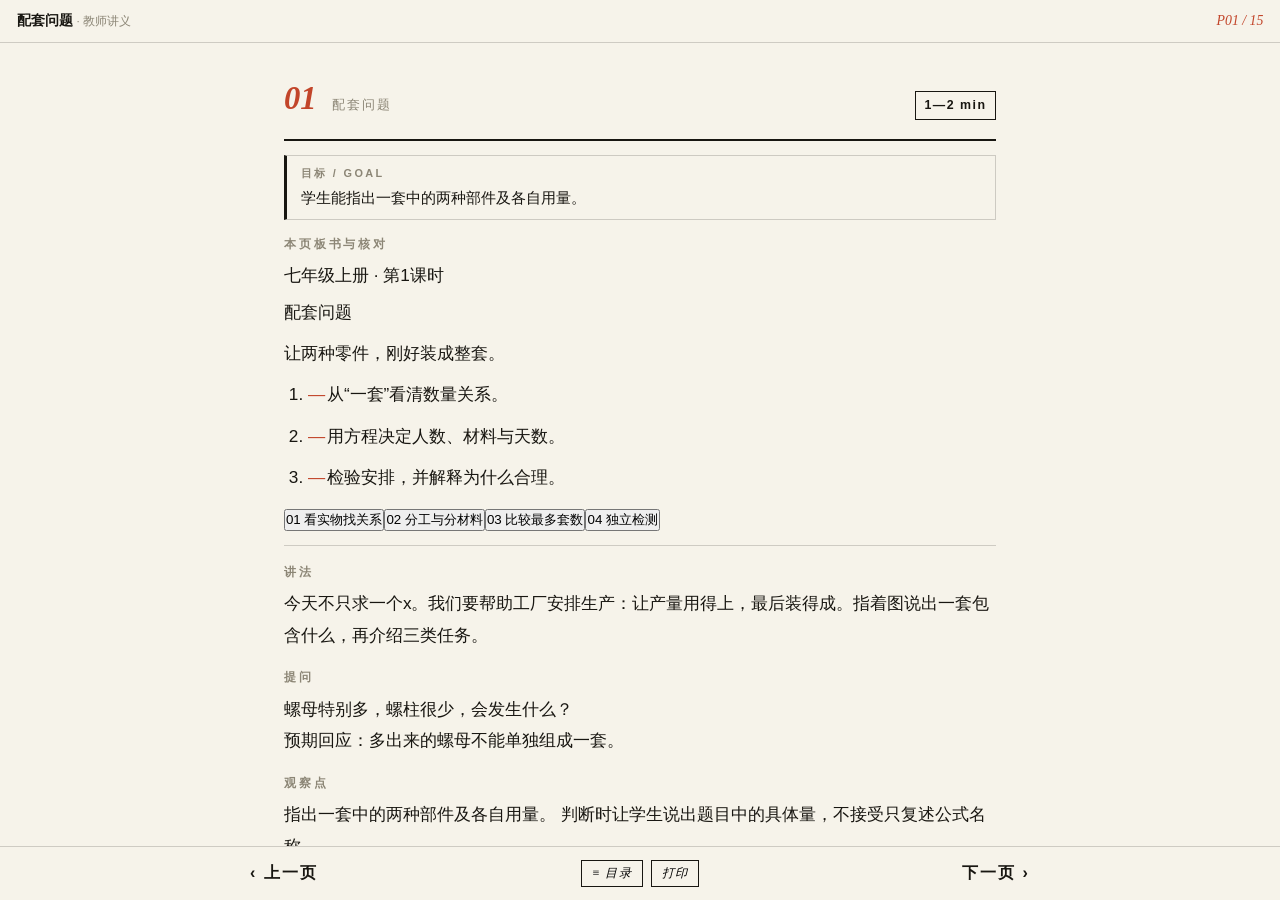
<file: html/peitao-reasoning-20261012/teacher.html>
<!DOCTYPE html><html lang="zh-CN"><head><meta charset="UTF-8"><meta name="viewport" content="width=device-width,initial-scale=1,viewport-fit=cover"><!-- status: reviewed --><!-- trialed: no --><title>配套问题 · 教师讲义</title><link rel="stylesheet" href="assets/deck.css"><link rel="stylesheet" href="assets/katex/katex.min.css"><style>body:not(.handout){--fs:clamp(24px,3.05vh,36px);font-size:var(--fs)}
.slide{padding:70px 4.3vw 65px;background:var(--paper);justify-content:flex-start}.slide.on{animation:none}.slide .wrap{width:100%;max-width:none;margin:0}
.section-label{color:var(--acc);font-size:.6em;letter-spacing:.15em;margin:0 0 .5em;display:flex;align-items:center;gap:10px}.section-label:before{content:'';width:24px;height:2px;background:var(--acc)}
.slide h2{font-size:1.48em;line-height:1.18;margin:0 0 .42em}.slide p{line-height:1.48;margin:0}
.problem{font-size:1em;border-left:3px solid var(--acc);padding:.15em 0 .15em .6em;margin-bottom:.65em!important;line-height:1.5!important}
.condition{background-size:0 2px;background-repeat:no-repeat;background-position:0 100%;background-image:linear-gradient(var(--acc),var(--acc));transition:background-size .55s}
.slide:has(.rv[data-rv="1"].show) .c1,.slide:has(.rv[data-rv="2"].show) .c2,.slide:has(.rv[data-rv="3"].show) .c3{background-size:100% 2px}
.workarea{display:grid;grid-template-columns:44% 1fr;gap:2.4vw;align-items:start}.workarea figure{margin:0;border-right:var(--hair);padding:0 1.7vw 0 0;min-width:0}.reasoning{min-width:0;padding-top:.1em}.reasoning>p{font-size:.93em;margin:0 0 .2em;color:#625d50}
.diagram{display:block;width:100%;height:auto;max-height:46vh;overflow:visible;color:var(--ink);fill:none;stroke:currentColor;stroke-width:1.8}.diagram text{font-family:'Noto Sans CJK SC','Microsoft YaHei',sans-serif;font-size:25px;fill:var(--ink);stroke:none}.diagram text.small{font-size:22px}.diagram .strong{font-weight:700}.diagram .accent{stroke:var(--acc)}.diagram text.accent{fill:var(--acc);stroke:none}.diagram .base{fill:#e9e4d7;stroke:#a6a093}.diagram .wash{fill:#efe0d6;stroke:none}.diagram .fill{fill:var(--ink);stroke:none}.diagram .redfill{fill:var(--acc);stroke:none}.diagram text.white{fill:var(--paper)}.diagram .outline{stroke:var(--acc);stroke-width:2.2;fill:none}.diagram .dashed{stroke:var(--acc);stroke-dasharray:6 5}.diagram .arrow{stroke:var(--acc)}
.slide .reveal{margin-top:.42em}.reason{padding:.36em 0 .42em;border-top:var(--hair)}.reason>b{display:block;font-size:.94em;margin-bottom:.2em;line-height:1.3}.reason em{font:italic 1em Georgia,serif;color:var(--acc);margin-right:.45em}.reason p{font-size:.94em}.slide .katex{font-size:1.05em}.equation{padding:.2em 0}.slide .rv{transition:opacity .3s,transform .3s}.diagram .rv{transform:none;transition:opacity .3s}.diagram .rv.show{transform:none}
.rv.show .trace{stroke-dasharray:1200;stroke-dashoffset:0;animation:draw .8s ease both}.rv.show .grow{transform-box:fill-box;transform-origin:left center;animation:grow .65s ease both}@keyframes draw{from{stroke-dashoffset:1200}to{stroke-dashoffset:0}}@keyframes grow{from{transform:scaleX(0)}to{transform:scaleX(1)}}
.moving{transition:transform .85s ease}.pairing:has(.rv[data-rv="1"].show) .moving{transform:translate(var(--dx),var(--dy))}.lid{transition:transform .8s ease}.bottle-page:has(.rv[data-rv="1"].show) .top-lid{transform:translateY(54px)}.bottle-page:has(.rv[data-rv="1"].show) .bottom-lid{transform:translateY(-60px)}
.cover{justify-content:center}.cover .wrap{display:block}.opening{display:grid;grid-template-columns:1.05fr 1fr;gap:3vw;align-items:center}.opening figure{margin:0;border-left:var(--hair);padding-left:2vw}.cover h1{font-size:2.75em;margin:0 0 .25em}.lede{font-size:1.18em}.goals{padding-left:1.2em;margin-top:1em}.goals li{padding:.27em 0;line-height:1.5}.route{display:flex;gap:1.6vw;margin-top:2.2em;border-top:var(--hair);padding-top:.7em}.route button{font:inherit;font-size:.83em;color:var(--ink);background:none;border:0;border-bottom:2px solid var(--acc);padding:.4em .2em;cursor:pointer}
.cmp{width:100%;border-collapse:collapse;margin:.25em 0}.cmp td,.cmp th{font-size:.94em!important;padding:.4em .5em!important;line-height:1.4!important}.cmp th{background:#e9e4d7}.summary-path{display:flex;align-items:center;justify-content:space-between;padding:.75em .2em;font-size:.94em;border-bottom:var(--hair)}.summary-path b{color:var(--acc);font-weight:400;font-size:.85em}.summary .reason{display:flex;align-items:center;gap:1em}.summary .reason>b{flex:0 0 33%;margin:0}.summary .reason p{flex:1}
#top{font-size:15px;padding:14px 4.3vw 11px;background:var(--paper)}#top .crumb,#top .r{color:#625d50;letter-spacing:.03em}#bot{font-size:14px;padding:12px 210px 16px 64px;color:#625d50}#hint{letter-spacing:.03em}#page{font-size:16px;white-space:nowrap}.navb{font-size:20px!important;width:44px!important;height:38px!important;bottom:10px!important;border-radius:0!important}#prev{right:92px}#next{right:28px}body:not(.handout) #inkfab{font-size:16px;width:40px;height:38px;left:14px;bottom:10px;border-radius:0}
.handout .hp-b p{overflow-wrap:anywhere}.handout .reference{border-bottom:var(--hair);padding-bottom:.6em}.handout .reference p,.handout .reference li{margin-bottom:.6em;line-height:1.8}.handout .reference ul{padding-left:1.2em}.handout .katex{font-size:1em}.handout .hp-h{flex-wrap:wrap}
@media(max-height:780px){.slide{padding-top:59px;padding-bottom:57px}.section-label{margin-bottom:.32em}.slide h2{font-size:1.35em}.problem{font-size:.97em}.workarea{gap:1.7vw}.reason{padding:.27em 0 .32em}.slide .reveal{margin-top:.28em}.diagram{max-height:46vh}.reason p,.reason>b{font-size:.91em}}
@media(prefers-reduced-motion:reduce){*{animation:none!important;transition:none!important}}
@media print{.slide{position:relative;padding:1cm}.rv{opacity:1!important;transform:none!important}}
/* Headings remain as specific thinking prompts before the answers reveal. */
.reason>.reveal{margin-top:0!important}.reason .reveal p{font-size:.94em}.reason{margin-top:.42em}.reason>b{margin-bottom:.2em}
.summary .reason>.reveal{flex:1;min-width:0}.summary .reason .reveal p{font-size:.94em}
@media(max-height:780px){.reason{margin-top:.28em}.reason .reveal p{font-size:.91em}}
/* Keep the governing relation on screen; expressions occupy the matching terms. */
.relation-shell{position:relative;border-top:2px solid var(--acc);border-bottom:var(--hair);background:#eee8dc;padding:.3em .6em;margin:.2em 0 .45em;min-height:3.4em}
.relation-shell>.rv{margin:0!important}.relation-question{position:absolute;inset:0;display:flex;align-items:center;justify-content:center;font-weight:700;font-size:1.08em}
.slide:has(.rv[data-rv="1"].show) .relation-question{display:none}
.relation-equation{display:grid;grid-template-columns:minmax(0,1fr) auto minmax(0,1fr);align-items:center;gap:.6em;text-align:center}
.relation-term{min-width:0}.relation-term>strong{font-size:1.02em}.relation-term>.rv{margin:.1em 0 0!important;min-height:1.35em}.relation-op{font-size:1.25em;color:var(--acc)}
.relation-page .diagram{max-height:34vh}.relation-page .workarea{grid-template-columns:43% 1fr;gap:2vw}.relation-page .reason{margin-top:.15em;padding:.16em 0 .23em .3em}.relation-page .reason>b{font-size:.85em;margin-bottom:.05em}.relation-page .reason .reveal p{font-size:.84em;line-height:1.38}
.relation-page .problem{font-size:.94em;margin-bottom:.35em!important}.practice-task{font-size:.75em;color:#625d50;margin:0!important}
.reason[data-focus]{border-left:3px solid transparent;transition:border-color .25s,background-color .25s}
.slide:has(.rv[data-rv="1"].show):not(:has(.rv[data-rv="2"].show)) .reason[data-focus="1"],
.slide:has(.rv[data-rv="2"].show):not(:has(.rv[data-rv="3"].show)) .reason[data-focus="2"],
.slide:has(.rv[data-rv="3"].show):not(:has(.rv[data-rv="4"].show)) .reason[data-focus="3"],
.slide:has(.rv[data-rv="4"].show) .reason[data-focus="4"]{border-left-color:var(--acc);background:#eee8dc}
.slide:has(.rv[data-rv="2"].show) .condition.c1,.slide:has(.rv[data-rv="3"].show) .condition.c2{background-image:linear-gradient(#8c8676,#8c8676)}
.decision-band{display:flex;align-items:center;gap:.5em;padding:.3em .5em;border-top:2px solid var(--acc);border-bottom:var(--hair);margin:.3em 0 .4em;background:#eee8dc;font-weight:700}.decision-band .rv{margin:0!important}
.optimization .reason{margin-top:.15em;padding:.18em 0 .23em .3em}.optimization .reason>b{font-size:.87em}.optimization .reason .reveal p{font-size:.87em;line-height:1.4}.optimization .diagram{max-height:34vh}
.proof-page .reason[data-focus="4"]{border-top:2px solid var(--acc)}
@media(max-height:780px){.relation-shell{min-height:3.1em;margin-bottom:.3em}.relation-page .reason .reveal p{font-size:.79em;line-height:1.32}.relation-page .reason>b{font-size:.79em}.relation-page .reason{padding:.1em 0 .18em .25em;margin-top:.09em}.relation-page .problem{font-size:.91em}.relation-page .diagram{max-height:32vh}.optimization .reason .reveal p{font-size:.81em}.optimization .reason>b{font-size:.82em}}
/* The teacher reference stays fully visible and reads in semantic order. */
.handout .relation-question{position:static}.handout .relation-shell{min-height:0}

.cap-a,.cap-b{transition:width .85s ease}.cap-limit{transition:transform .85s ease}.cap-end{opacity:0;transition:opacity .4s}.cap-start{transition:opacity .4s}.optimization:has(.rv[data-rv="2"].show) .cap-a,.optimization:has(.rv[data-rv="2"].show) .cap-b{width:300px}.optimization:has(.rv[data-rv="2"].show) .cap-limit{transform:translateX(12px)}.optimization:has(.rv[data-rv="2"].show) .cap-start{opacity:0}.optimization:has(.rv[data-rv="2"].show) .cap-end{opacity:1}

@media(max-height:780px){.relation-page .reason .reveal p,.relation-page .reason>b{font-size:.88em}.relation-page .reason .reveal p{line-height:1.35}.optimization .workarea{grid-template-columns:40% 1fr}.optimization .reason .reveal p,.optimization .reason>b{font-size:.88em;line-height:1.35}.optimization .reason{margin-top:.1em;padding:.12em 0 .2em .3em}}

@media(max-height:780px){.relation-shell{margin-bottom:.15em;padding-top:.2em;padding-bottom:.2em}}
</style></head><body class="handout"><header class="hd-top"><span class="lt">配套问题 <em>· 教师讲义</em></span><span class="rp"></span></header><main class="hd-main"><div class="hd-in"><section class="hp"><header class="hp-h"><span class="pn">01</span><span class="ps">配套问题</span><span class="t-time">1—2 min</span></header><div class="hp-goal">学生能指出一套中的两种部件及各自用量。</div><div class="hp-b"><h4>本页板书与核对</h4><div class="reference"><div><div><div>七年级上册 · 第1课时</div><p>配套问题</p><p>让两种零件，刚好装成整套。</p><ol><li>从“一套”看清数量关系。</li><li>用方程决定人数、材料与天数。</li><li>检验安排，并解释为什么合理。</li></ol></div><figure></figure></div><div><button>01 看实物找关系</button><button>02 分工与分材料</button><button>03 比较最多套数</button><button>04 独立检测</button></div></div><h4>讲法</h4><p>今天不只求一个x。我们要帮助工厂安排生产：让产量用得上，最后装得成。指着图说出一套包含什么，再介绍三类任务。</p><h4>提问</h4><p>螺母特别多，螺柱很少，会发生什么？<br>预期回应：多出来的螺母不能单独组成一套。</p><h4>观察点</h4><p>指出一套中的两种部件及各自用量。 判断时让学生说出题目中的具体量，不接受只复述公式名称。</p><h4>易错</h4><p>将生产总件数最多等同于成套产品最多。</p><h4>提示阶梯</h4><ol><li>指着图逐个数。</li></ol><h4>分支</h4><p>基础弱：按上述提示逐层给出，仍不会时只示范当前缺失的一步。基础好：追问本页提问的依据，再要求换一种说法解释。</p><h4>材料</h4><p>原P1—2；学习路线并入封面；思路与视觉重点复核20261012</p></div></section><section class="hp"><header class="hp-h"><span class="pn">02</span><span class="ps">3个螺柱、5个螺母，能装几套？</span><span class="t-time">3—4 min</span></header><div class="hp-goal">学生能用实物配组解释短缺与刚好配套。</div><div class="hp-b"><h4>本页板书与核对</h4><div class="reference"><p>每套需要1个螺柱和2个螺母。先在图上配一配：能配几套？剩下什么？怎样补齐？</p><div><figure></figure><div><p>先用手指连一连，说明每一套怎样组成。</p><div><b><em>01</em>能配出多少完整的套？</b><div><p>用去2个螺柱和4个螺母，还剩1个螺柱、1个螺母。</p></div></div><div><b><em>02</em>剩下的怎样补齐？</b><div><p>剩下的1柱1母还缺1母，补齐后才能组成第3套。</p></div></div><div><b><em>03</em>怎样才算“刚好配套”？</b><div><p>螺母总数 = 2 × 螺柱总数；两种部件都没有剩余。</p></div></div></div></div></div><h4>讲法</h4><p>先让学生指物配组。第一次点击零件归组；第二次补一只螺母；第三次说清刚好要求两种同时用完。</p><h4>提问</h4><p>为什么5个螺母不能说成2.5套完整产品？<br>预期回应：一套必须完整，5个只能提供2套所需的4个，余下1个不能单独装一套。</p><h4>观察点</h4><p>用实物配组解释短缺与刚好配套。 判断时让学生说出题目中的具体量，不接受只复述公式名称。</p><h4>易错</h4><p>把余下两个不同零件当成又一套。</p><h4>提示阶梯</h4><ol><li>数第一套用了几只螺母。</li><li>剩下的离一整套还差什么？</li></ol><h4>分支</h4><p>基础弱：按上述提示逐层给出，仍不会时只示范当前缺失的一步。基础好：追问本页提问的依据，再要求换一种说法解释。</p><h4>材料</h4><p>原P4的一套用量；实物归组为原创补充；思路与视觉重点复核20261012</p><div class="tb-step" data-rv="1">问能组成几套；等2套，再点击让螺母移入两组，勿把剩1母凑为第3套。</div><div class="tb-step" data-rv="2">问补什么；等1个螺母，再点击红色补件，不补螺柱。</div><div class="tb-step" data-rv="3">问刚好是什么意思；等两种均无剩余，显示数量关系。</div></div></section><section class="hp"><header class="hp-h"><span class="pn">03</span><span class="ps">方程怎样一步步变成 x = a</span><span class="t-time">2—3 min</span></header><div class="hp-goal">学生能用等式性质解释变形并代回检验。</div><div class="hp-b"><h4>本页板书与核对</h4><div class="reference"><p>解方程 3(x − 2) = 12。每一步做了什么？为什么等号还能成立？</p><div><figure></figure><div><p>先独立算，再用“等式两边……”说明依据。</p><div><b><em>01</em>先把括号看成一个整体</b><div><p>两边都除以3，得到 x − 2 = 4。</p></div></div><div><b><em>02</em>再得到未知数的值</b><div><p>两边都加2，得到 x = 6。也可以先去括号再解。</p></div></div><div><b><em>03</em>目的与一般步骤</b><div><p>目标是变成 x = a。按需要去分母、去括号、移项、合并同类项、系数化为1；最后代回检验。</p></div></div></div></div></div><h4>讲法</h4><p>这是简短诊断。让学生先算，再解释两边做了什么；不是要求每一道题机械执行全部步骤。</p><h4>提问</h4><p>移项为什么要变号？<br>预期回应：本质是两边同时加或减同一个数。</p><h4>观察点</h4><p>用等式性质解释变形并代回检验。 判断时让学生说出题目中的具体量，不接受只复述公式名称。</p><h4>易错</h4><p>只说移过去就变号，不知道等式两边的操作。</p><h4>提示阶梯</h4><ol><li>把减2改成两边同时加2。</li></ol><h4>分支</h4><p>基础弱：按上述提示逐层给出，仍不会时只示范当前缺失的一步。基础好：追问本页提问的依据，再要求换一种说法解释。</p><h4>材料</h4><p>原P3；具体诊断题原创；思路与视觉重点复核20261012</p><div class="tb-step" data-rv="1">问如何去掉系数3；等两边除3，出现第一条箭头与新等式。</div><div class="tb-step" data-rv="2">问怎样消掉减2；等两边加2，出现第二箭头与x=6。</div><div class="tb-step" data-rv="3">问怎样确认没有算错；等代回原式，显示检验和一般步骤。</div></div></section><section class="hp"><header class="hp-h"><span class="pn">04</span><span class="ps">“刚好配套”，给了我们什么等量关系？</span><span class="t-time">5—7 min</span></header><div class="hp-goal">学生能从配套条件得到等量关系，并逐项代入产量表达式。</div><div class="hp-b"><h4>本页板书与核对</h4><div class="reference"><p>某车间有<span>22名工人</span>，每人每天可以生产<span>1200个螺柱或2000个螺母</span>。<span>1个螺柱需要配2个螺母</span>。为使每天生产的螺柱和螺母<span>刚好配套</span>，应安排生产螺柱和螺母的工人各多少名？</p><div><div>“刚好配套”要求两种产量满足什么？</div><div><div><div><strong>螺柱总数</strong><div>\(1200x\)</div></div><b>× 2 ＝</b><div><strong>螺母总数</strong><div>\(2000(22-x)\)</div></div></div></div></div><div><figure></figure><div><div><b><em>01</em>先找必须满足的关系</b><div><p>每个螺柱用2个螺母；全部配完无剩余，螺母总数就等于螺柱总数的2倍。</p></div></div><div><b><em>02</em>关系中的量，怎样用一个未知数表示？</b><div><p>求两组人数：设做柱 x 人，做母（22−x）人，两组共22人。</p></div></div><div><b><em>03</em>人数怎样变成关系中的“部件总数”？</b><div><p>分别乘各自的日产量，得到1200x个柱和2000（22−x）个母。</p></div></div><div><b><em>04</em>把产量填回刚才的关系</b><div><p>对应填入上方两处。等号两边都是螺母个数：所需数量＝实际数量。</p></div></div></div></div></div><h4>讲法</h4><p>先不设x。指题干的刚好配套：每柱用2母，全部用完，母总数应是柱总数的2倍。关系出现在上方后保持不动。再根据所求设人数、由效率表示产量，最后将两种产量填进同一个文字关系。每次问答都在屏幕留下对应依据。</p><h4>提问</h4><p>方程里的乘2来自哪里？能不能把它乘在人数组上就结束？<br>预期回应：来自1柱配2母，约束的是部件总数；必须先由人数乘效率算出部件数。</p><h4>观察点</h4><p>从配套条件得到等量关系，并逐项代入产量表达式。 判断时让学生说出题目中的具体量，不接受只复述公式名称。</p><h4>易错</h4><p>看到1∶2就直接分人数，或者先写表达式却不知道它们要满足什么关系。</p><h4>提示阶梯</h4><ol><li>先只看一套用了几个柱、几个母。</li><li>每个柱都用2母，所有柱需要多少母？</li><li>先写文字关系，再将两个部件总数换成含x式。</li></ol><h4>分支</h4><p>基础弱：按上述提示逐层给出，仍不会时只示范当前缺失的一步。基础好：追问本页提问的依据，再要求换一种说法解释。</p><h4>材料</h4><p>原P4—5；生产通路图补绘；按原稿先关系后设元重新组织；思路与视觉重点复核20261012</p><div class="tb-step" data-rv="1">问刚好配套意味着什么；等母数为柱数2倍，题干配套条件与上方文字关系同现。关系此后持续保留。</div><div class="tb-step" data-rv="2">问求什么、共多少；等x与22−x，22人条件与两组人数出现。此时不出现产量或方程。</div><div class="tb-step" data-rv="3">问这些人一天各做多少；等1200x、2000(22−x)，效率条件和两条乘法通路同现。</div><div class="tb-step" data-rv="4">请学生指着上方关系填量；等2×1200x=2000(22−x)，两处表达式原位出现，强调乘2解释的是螺母需求。</div></div></section><section class="hp"><header class="hp-h"><span class="pn">05</span><span class="ps">算出人数后，真的满足配套关系吗？</span><span class="t-time">3—4 min</span></header><div class="hp-goal">学生能解方程并用资源总量和配套条件双重检验。</div><div class="hp-b"><h4>本页板书与核对</h4><div class="reference"><p>某车间有<span>22名工人</span>，每人每天可以生产<span>1200个螺柱或2000个螺母</span>。<span>1个螺柱需要配2个螺母</span>。为使每天生产的螺柱和螺母刚好配套，应安排生产螺柱和螺母的工人各多少名？</p><div><figure></figure><div><div><b><em>01</em>化简并求解</b><div><p>\(2\times1200x=2000(22-x)\)<br/>\(6x=5(22-x)\Rightarrow11x=110\Rightarrow x=10\)</p></div></div><div><b><em>02</em>回到22人的实际分工</b><div><p>做螺柱10人，做螺母12人；日产12000个螺柱、24000个螺母。</p></div></div><div><b><em>03</em>总人数与套数都符合</b><div><p>10 + 12 = 22人；两边各够12000套。人数是整数，且没有零件剩余。</p></div></div></div></div></div><h4>讲法</h4><p>沿用上页柱总数乘2等于母总数的方程求解。检验时先回到两种真实产量：24000=2×12000；再看它们分别可以配多少套。上层个数和下层套数各有自己的共同刻度。</p><h4>提问</h4><p>两种部件数量不相等，为何刚好配套？<br>预期回应：24000螺母除以每套2个，与12000螺柱除以1个，都为12000套。</p><h4>观察点</h4><p>解方程并用资源总量和配套条件双重检验。 判断时让学生说出题目中的具体量，不接受只复述公式名称。</p><h4>易错</h4><p>只检查代回方程，忘记另一组人数或整数条件。</p><h4>提示阶梯</h4><ol><li>x代表哪组人数？</li><li>24000个螺母够几套？</li></ol><h4>分支</h4><p>基础弱：按上述提示逐层给出，仍不会时只示范当前缺失的一步。基础好：追问本页提问的依据，再要求换一种说法解释。</p><h4>材料</h4><p>原P5；补原条件双重检验；思路与视觉重点复核20261012</p><div class="tb-step" data-rv="1">等学生得x=10，亮化简；图保留两种部件空条，不把空条当作0产量。</div><div class="tb-step" data-rv="2">问另一组及产量；等12、12000、24000，原件数量条按比例增长。</div><div class="tb-step" data-rv="3">问套数是否相等；等12000套，出现同长套数条，检查总人数22。</div></div></section><section class="hp"><header class="hp-h"><span class="pn">06</span><span class="ps">零件按1∶2，工人也按1∶2吗？</span><span class="t-time">3—4 min</span></header><div class="hp-goal">学生能用具体剩余量反驳混淆人数比与配套比。</div><div class="hp-b"><h4>本页板书与核对</h4><div class="reference"><p>仍看22人的车间：每人每天生产1200个螺柱或2000个螺母，每套1柱2母。小明说：“按1∶2分工人，就一定刚好。”怎样用产量说明他错了？</p><div><figure></figure><div><p>取1人和2人试算，只检验这条“人数比例”的说法。</p><div><b><em>01</em>算出一天的真实产量</b><div><p>1人做1200柱；2人做4000母。两种个数不是1∶2。</p></div></div><div><b><em>02</em>把富余的部件找出来</b><div><p>1200柱用2400母，剩1600母。增加零件总数不等于增加成套数。</p></div></div><div><b><em>03</em>分清三个不同的比</b><div><p>人数比看分工，产量看效率，配套比看一套用量。先算产量，再判断能否配齐。</p></div></div></div></div></div><h4>讲法</h4><p>1人2人是检验比例规则的小例子，不是22人的完整方案。先算产量，再看真正用掉多少。</p><h4>提问</h4><p>只说22不能按1∶2分成整数，够不够？<br>预期回应：不够；即便总人数能按这个比例分，效率不同也会使产量不配套。</p><h4>观察点</h4><p>用具体剩余量反驳混淆人数比与配套比。 判断时让学生说出题目中的具体量，不接受只复述公式名称。</p><h4>易错</h4><p>只从整除性反驳而遗漏效率。</p><h4>提示阶梯</h4><ol><li>先乘各自每天效率。</li><li>1200柱最多需要多少母？</li></ol><h4>分支</h4><p>基础弱：按上述提示逐层给出，仍不会时只示范当前缺失的一步。基础好：追问本页提问的依据，再要求换一种说法解释。</p><h4>材料</h4><p>原P6方法归纳；产量反例原创；思路与视觉重点复核20261012</p><div class="tb-step" data-rv="1">等1200与4000，显示两个比例条。</div><div class="tb-step" data-rv="2">等2400已用与1600剩余，出现螺母使用段和剩余段。</div><div class="tb-step" data-rv="3">问错误把哪两个比混淆；等人数比与部件比，亮总结。</div></div></section><section class="hp"><header class="hp-h"><span class="pn">07</span><span class="ps">每套2大3小，怎样找到相等的量？</span><span class="t-time">5—6 min</span></header><div class="hp-goal">学生能将具体配套数迁移到含未知数的产量，并解释方程每一部分。</div><div class="hp-b"><h4>本页板书与核对</h4><div class="reference"><p>某机械厂加工车间有<span>85名工人</span>，平均每人每天加工<span>大齿轮16个或小齿轮10个</span>。已知<span>2个大齿轮与3个小齿轮配成一套</span>，需分别安排多少名工人加工大、小齿轮，才能使每天加工的大小齿轮刚好配套？</p><div><div>每套用量不同，怎样比较两边能配多少套？</div><div><div><div><strong>大齿轮可配套数</strong><div>\(\dfrac{16x}{2}\)</div></div><b>＝</b><div><strong>小齿轮可配套数</strong><div>\(\dfrac{10(85-x)}3\)</div></div></div></div></div><div><figure></figure><div><div><b><em>01</em>“2大3小”怎样变成相等的量？</b><div><p>4÷2与6÷3都得2套。刚好配套时，两边可配套数相等。</p></div></div><div><b><em>02</em>本题两种部件的总数是多少？</b><div><p>设做大齿轮x人，另一组85−x人；产量分别为16x、10（85−x）个。</p></div></div><div><b><em>03</em>具体数换成含x式，除数变不变？</b><div><p>4换成16x，6换成10（85−x）；每套仍用2大3小，所以仍分别除2和3。</p></div></div><div><b><em>04</em>用什么依据把两边连成等式？</b><div><p>两边表示同样意义的套数，刚好配套要求它们相等；填入上方关系。</p></div></div></div></div></div><h4>讲法</h4><p>先用4大6小得两边2套，立住套数相等。再由85人表示总产量。重点停在第三步：将4和6替换为16x和10(85−x)，每套用量没有变，除数也不变。第四步才把它们填入顶部关系。</p><h4>提问</h4><p>4换成16x后，为什么还要除以2？<br>预期回应：换的是大齿轮总数，每套需要2个大齿轮这个条件没有变。</p><h4>观察点</h4><p>将具体配套数迁移到含未知数的产量，并解释方程每一部分。 判断时让学生说出题目中的具体量，不接受只复述公式名称。</p><h4>易错</h4><p>记住左右都要除，却把日产量16、10当分母。</p><h4>提示阶梯</h4><ol><li>4个大齿轮能组几套？</li><li>总数换成16x个，每套仍要几个？</li></ol><h4>分支</h4><p>基础弱：按上述提示逐层给出，仍不会时只示范当前缺失的一步。基础好：追问本页提问的依据，再要求换一种说法解释。</p><h4>材料</h4><p>原P7—8；齿轮实物图原创；思路与视觉重点复核20261012</p><div class="tb-step" data-rv="1">问4大6小各够几套；等2套，显示两个除法与顶部套数相等关系。</div><div class="tb-step" data-rv="2">问本题两种总产量；等16x和10(85−x)，显示由人数乘效率的表示。</div><div class="tb-step" data-rv="3">问从4、6换成含x式，什么变、什么不变；等总数变每套用量不变，显示含x的两次除法。</div><div class="tb-step" data-rv="4">问刚好怎样约束这两个套数；等相等，在顶部原位填入两个分式。</div></div></section><section class="hp"><header class="hp-h"><span class="pn">08</span><span class="ps">例2：400个和600个，为何刚好？</span><span class="t-time">3—4 min</span></header><div class="hp-goal">学生能检验两边套数并理解比例式的等价性。</div><div class="hp-b"><h4>本页板书与核对</h4><div class="reference"><p>某机械厂加工车间有85名工人，平均每人每天加工大齿轮16个或小齿轮10个。已知<span>2个大齿轮与3个小齿轮配成一套</span>，需分别安排多少名工人加工大、小齿轮，才能使每天加工的大小齿轮刚好配套？</p><div><figure></figure><div><div><b><em>01</em>解出分工方案</b><div><p>\(\dfrac{16x}{2}=\dfrac{10(85-x)}3\)<br/>\(24x=850-10x\Rightarrow x=25\)；另一组60人。</p></div></div><div><b><em>02</em>检验人数和产量</b><div><p>25 + 60 = 85；25 × 16 = 400个大齿轮，60 × 10 = 600个小齿轮。</p></div></div><div><b><em>03</em>套数相等，也可写成比例式</b><div><p>400÷2 = 600÷3 = 200套。<br/>\(3\times16x=2\times10(85-x)\) 与原方程等价。</p></div></div></div></div></div><h4>讲法</h4><p>让学生说出上下两层图比较量不同：上层个数、下层套数。先讲除法的意义，再给交叉相乘形式。</p><h4>提问</h4><p>3×16x里的3是不是大齿轮每套用量？<br>预期回应：不是；这是由套数等式两边乘6得到的系数。</p><h4>观察点</h4><p>检验两边套数并理解比例式的等价性。 判断时让学生说出题目中的具体量，不接受只复述公式名称。</p><h4>易错</h4><p>把交叉相乘后系数重新解释为对应部件每套用量。</p><h4>提示阶梯</h4><ol><li>给原式两边同乘6。</li></ol><h4>分支</h4><p>基础弱：按上述提示逐层给出，仍不会时只示范当前缺失的一步。基础好：追问本页提问的依据，再要求换一种说法解释。</p><h4>材料</h4><p>原P8；补比例等价解释；思路与视觉重点复核20261012</p><div class="tb-step" data-rv="1">等25与60，亮求解；先不展示产量。</div><div class="tb-step" data-rv="2">等400与600，数量条出现，并核对人数85。</div><div class="tb-step" data-rv="3">等两边200套，套数条对齐；再问等价式来源，亮比例形式。</div></div></section><section class="hp"><header class="hp-h"><span class="pn">09</span><span class="ps">150张铝片：怎样从材料走到配套关系？</span><span class="t-time">5—7 min</span></header><div class="hp-goal">学生能独立区分材料数与部件数，建立关系并检验。</div><div class="hp-b"><h4>本页板书与核对</h4><div class="reference"><p>用铝片做听装饮料瓶，<span>每张铝片可制作瓶身16个或制瓶底43个</span>，<span>一个瓶身与两个瓶底配成一套</span>。现有<span>150张铝片</span>，用多少张制瓶身，多少张制瓶底可以正好制成整套的饮料瓶？</p><p>先独立作答；说清“张”和“个”分别表示什么。</p><div><div>材料怎样分，才能使瓶身与瓶底刚好配套？</div><div><div><div><strong>瓶身总数</strong><div>\(16x\)</div></div><b>× 2 ＝</b><div><strong>瓶底总数</strong><div>\(43(150-x)\)</div></div></div></div></div><div><figure></figure><div><div><b><em>01</em>反馈：约束的是材料比，还是部件比？</b><div><p>一身配两底，约束部件总数：瓶底总数＝2×瓶身总数。</p></div></div><div><b><em>02</em>材料张数怎样变成部件个数？</b><div><p>设x张做瓶身，余150−x张做瓶底。分别乘16和43，得到部件个数。</p></div></div><div><b><em>03</em>把对应的部件数填入关系</b><div><p>2×16x＝43（150−x）。先解释两边意义，再求解。</p></div></div><div><b><em>04</em>求解后回到两条原条件检验</b><div><p>\(75x=6450\Rightarrow x=86\)。86+64=150张；2752个底＝2×1376个身。</p></div></div></div></div></div><h4>讲法</h4><p>先收独立解答，再按卡点给反馈。第一步只确认部件之间的关系；第二步动画显示两组铝片张数经各自效率转为部件总数，与文字做同一个动作。第三步只列式解释，第四步才求解检验。</p><h4>提问</h4><p>能不能把x直接当作瓶身总数？<br>预期回应：不能；x是铝片张数，每张做16个瓶身，瓶身总数是16x个。</p><h4>观察点</h4><p>独立区分材料数与部件数，建立关系并检验。 判断时让学生说出题目中的具体量，不接受只复述公式名称。</p><h4>易错</h4><p>把材料按1∶2分，混淆张数与个数。</p><h4>提示阶梯</h4><ol><li>1身2底说的是哪一类数量？</li><li>一张做16个，x张做多少个？</li><li>两种总数分别放回关系中的哪一处？</li></ol><h4>分支</h4><p>基础弱：按上述提示逐层给出，仍不会时只示范当前缺失的一步。基础好：追问本页提问的依据，再要求换一种说法解释。</p><h4>材料</h4><p>原P9原题；容器结构图补绘；思路与视觉重点复核20261012</p><div class="tb-step" data-rv="1">独立完成后，问配套条件约束哪两个量；等瓶身和瓶底总数，显示顶部关系。</div><div class="tb-step" data-rv="2">问x是什么单位；等张，再问两种总数，材料分配与乘效率的通路同时出现。</div><div class="tb-step" data-rv="3">问怎样填回关系；等2×16x=43(150−x)，只显示方程，不提前给x的值。</div><div class="tb-step" data-rv="4">等学生得86、64并验证150张与1∶2产量，显示求解与检验。</div></div></section><section class="hp"><header class="hp-h"><span class="pn">10</span><span class="ps">练习2：仓库已有4400个螺母</span><span class="t-time">4—6 min</span></header><div class="hp-goal">学生能在对应部件的总产量中正确加入库存。</div><div class="hp-b"><h4>本页板书与核对</h4><div class="reference"><p>某车间22名工人，每人每天生产1200个螺柱或2000个螺母。每套1柱2母。仓库已有<span>4400个螺母，没有螺柱</span>；把库存与今天的产量合在一起，怎样分工才能刚好配套？</p><div><div>有了库存，“刚好配套”的关系变了吗？</div><div><div><div><strong>螺柱总数</strong><div>\(1200x\)</div></div><b>× 2 ＝</b><div><strong>螺母总数</strong><div>\(2000(22-x)+4400\)</div></div></div></div></div><div><figure></figure><div><div><b><em>01</em>关系不变，先找改变的那个量</b><div><p>仍是一柱配两母；变的是螺母总数，它包含新做的和库存的。</p></div></div><div><b><em>02</em>把库存放进正确的总量</b><div><p>设做柱x人：柱1200x个；母2000（22−x）+4400个。</p></div></div><div><b><em>03</em>把新总量填回同一关系</b><div><p>\(2400x=2000(22-x)+4400\)。4400既不加到人数上，也不加到螺柱上。</p></div></div><div><b><em>04</em>求解并核对库存是否用完</b><div><p>x=11，两组各11人；柱13200，母22000+4400=26400，刚好13200套。</p></div></div></div></div></div><h4>讲法</h4><p>先问新条件改了哪个量，让学生在螺母总数下面指出两个来源。配套关系仍保留为柱总数乘2等于母总数。最后将带库存的总数填入原位置。</p><h4>提问</h4><p>4400应先除以2还是先和新产量相加？<br>预期回应：先和新产量合为螺母总数，再除以2；拆成两项各除2也等价。</p><h4>观察点</h4><p>在对应部件的总产量中正确加入库存。 判断时让学生说出题目中的具体量，不接受只复述公式名称。</p><h4>易错</h4><p>只把新产量除2却忘记库存也按每套用量换算。</p><h4>提示阶梯</h4><ol><li>说清4400的单位与对象。</li><li>今天与库存都属于哪种零件？</li></ol><h4>分支</h4><p>本页为选做拓展，核心练习尚未完成时可跳过。基础弱：按上述提示逐层给出，仍不会时只示范当前缺失的一步。基础好：追问本页提问的依据，再要求换一种说法解释。</p><h4>材料</h4><p>原创库存变式，基于原P4；思路与视觉重点复核20261012</p><div class="tb-step" data-rv="1">等关系不变、母总数有两个来源，显示合并箭头和顶部关系。</div><div class="tb-step" data-rv="2">等两种总量表达式，显示母的新产量加库存。</div><div class="tb-step" data-rv="3">等学生将两种表达式填回，顶部原位列式。</div><div class="tb-step" data-rv="4">等x=11及26400=2×13200，显示求解与库存核对。</div></div></section><section class="hp"><header class="hp-h"><span class="pn">11</span><span class="ps">怎样多配成套？先看哪一边不够</span><span class="t-time">5—7 min</span></header><div class="hp-goal">学生能依据短缺侧解释为什么寻找均衡方案，再列式求解。</div><div class="hp-b"><h4>本页板书与核对</h4><div class="reference"><p>某车间每天能生产甲种零件120个，或乙种零件100个，甲、乙两种零件分别取3个、2个才能配成一套产品。现要在45天内生产最多的成套产品，怎样安排生产甲、乙两种零件的天数？最多可以生产多少套产品？</p><div>先找限制：<div>实际套数由较少的一边决定。</div></div><div><figure></figure><div><div><b><em>01</em>先试一个方案：哪一边短缺？</b><div><p>甲够960套，乙够1050套。每套两种都要有，实际只能装960套。</p></div></div><div><b><em>02</em>向哪边挪时间，套数才会增加？</b><div><p>乙挪1天给甲：甲增加40套，乙减少50套，两边各够1000套。</p></div></div><div><b><em>03</em>怎样找到两边相等的安排？</b><div><p>为避免短缺与富余，找均衡。甲x天，乙45−x天：\(40x=50(45-x)\)。</p></div></div><div><b><em>04</em>这只是候选，其他安排呢？</b><div><p>\(x=25\)，乙20天，共1000套。还要证明其他安排不会更多。</p></div></div></div></div></div><h4>讲法</h4><p>先用24天和21天试算，让学生看两种零件必须同时够用。等学生指出缺甲且乙富余，再讨论挪一天的效果。这里举例是产生寻找均衡的动机，并不代替最多证明。得到40x=50(45−x)后求解，下一页证明其他安排不能更好。</p><h4>提问</h4><p>乙已经够1050套，为什么只能组960套？该往哪边增加生产时间？<br>预期回应：甲只够960套，每套都需要甲；应从乙的生产时间中挪时间给甲，并重新检查哪边短缺。</p><h4>观察点</h4><p>依据短缺侧解释为什么寻找均衡方案，再列式求解。 判断时让学生说出题目中的具体量，不接受只复述公式名称。</p><h4>易错</h4><p>把两类可配套数相加；或看到最多就无依据地列相等式。</p><h4>提示阶梯</h4><ol><li>每套是否两种零件都要有？</li><li>多出的乙能单独配成一套吗？</li><li>增加一天甲、减少一天乙，各改变多少套？</li></ol><h4>分支</h4><p>基础弱：按上述提示逐层给出，仍不会时只示范当前缺失的一步。基础好：追问本页提问的依据，再要求换一种说法解释。</p><h4>材料</h4><p>原P10；原答语与乘数纠错；思路与视觉重点复核20261012</p><div class="tb-step" data-rv="1">等960由较少的一边决定，显示两条产能和短缺线，顶部保留这个判断。</div><div class="tb-step" data-rv="2">等向甲挪时间，显示每日换算和挪一天后各1000的结果。</div><div class="tb-step" data-rv="3">等寻找两边均衡能避免富余，出现含x的套数等式。此时仍称候选。</div><div class="tb-step" data-rv="4">等25天和20天，出现候选答案；问所有其他安排是否也排除了，进入下一页。</div></div></section><section class="hp"><header class="hp-h"><span class="pn">12</span><span class="ps">怎样证明其他安排都不会超过1000套？</span><span class="t-time">4—5 min</span></header><div class="hp-goal">学生能用短缺侧与两类情况证明全局最多。</div><div class="hp-b"><h4>本页板书与核对</h4><div class="reference"><p>某车间每天能生产甲种零件120个，或乙种零件100个，甲、乙两种零件分别取3个、2个才能配成一套产品。现要在45天内生产最多的成套产品，怎样安排生产甲、乙两种零件的天数？最多可以生产多少套产品？</p><div><figure></figure><div><div><b><em>01</em>甲24天，乙21天</b><div><p>甲够960套、乙够1050套，实际只能960套。甲这一边短缺。</p></div></div><div><b><em>02</em>甲25天，乙20天</b><div><p>两边恰好各够1000套，所有零件都能用于配套。</p></div></div><div><b><em>03</em>甲26天，乙19天</b><div><p>甲够1040套、乙够950套，实际只能950套。乙这一边短缺。</p></div></div><div><b><em>04</em>把所有其他安排也考虑进去</b><div><p>甲少于25天，甲不足1000套；甲多于25天，乙不足1000套。所以最多1000套。</p></div></div></div></div></div><h4>讲法</h4><p>按24、25、26天比较，先让学生指出两条中较短的一条。最后从三个例子推广到小于、等于、大于25，不能只拿邻近两行作为证明。</p><h4>提问</h4><p>三个例子都算完，是否已经证明所有安排？<br>预期回应：没有；还要覆盖甲少于25和多于25的所有安排。</p><h4>观察点</h4><p>用短缺侧与两类情况证明全局最多。 判断时让学生说出题目中的具体量，不接受只复述公式名称。</p><h4>易错</h4><p>只对相邻两个方案比较就声称全局最多。</p><h4>提示阶梯</h4><ol><li>甲24天以下，甲产量会更多还是更少？</li><li>甲超过25天时乙还剩几天？</li></ol><h4>分支</h4><p>基础弱：按上述提示逐层给出，仍不会时只示范当前缺失的一步。基础好：追问本页提问的依据，再要求换一种说法解释。</p><h4>材料</h4><p>原P10最多结论的必要论证补充；思路与视觉重点复核20261012</p><div class="tb-step" data-rv="1">等960，出现第一组条和短缺界线。</div><div class="tb-step" data-rv="2">等1000，第二组条对齐。</div><div class="tb-step" data-rv="3">等950，第三组条显示乙短缺。</div><div class="tb-step" data-rv="4">等小于25缺甲、大于25缺乙，亮覆盖全部方案的证明。</div></div></section><section class="hp"><header class="hp-h"><span class="pn">13</span><span class="ps">进一步想：只有44天，而且按整天安排</span><span class="t-time">4—6 min</span></header><div class="hp-goal">学生能检验实际整数约束并比较可行最优方案。</div><div class="hp-b"><h4>本页板书与核对</h4><div class="reference"><p>每天生产甲120个或乙100个，每套用甲3个、乙2个。现在只有44天，每天只生产一种，必须按整天安排。最多能配多少套？</p><div><figure></figure><div><div><b><em>01</em>先找均衡位置</b><div><p>\(40x=50(44-x)\Rightarrow x=\dfrac{220}9\)，约24.44天，不符合整天限制。</p></div></div><div><b><em>02</em>比较两侧的整数方案</b><div><p>甲24天、乙20天：960套。<br/>甲25天、乙19天：950套。</p></div></div><div><b><em>03</em>说明更远的方案也不会更好</b><div><p>甲≤24天时，甲不超过960套；甲≥25天时，乙不超过950套。因此最多960套。</p></div></div></div></div></div><h4>讲法</h4><p>这是选做边界。先确认新增条件“按整天”。不把方程的非整数解当算错，也不凭四舍五入决定最优。</p><h4>提问</h4><p>为什么不能直接把24.44四舍五入后结束？<br>预期回应：还须重新计算实际套数并证明其他整数安排不会更好。</p><h4>观察点</h4><p>检验实际整数约束并比较可行最优方案。 判断时让学生说出题目中的具体量，不接受只复述公式名称。</p><h4>易错</h4><p>把连续均衡套数当整数方案的产量。</p><h4>提示阶梯</h4><ol><li>先列两个最接近的整数。</li><li>用较短一条决定实际套数。</li></ol><h4>分支</h4><p>本页为选做拓展，核心练习尚未完成时可跳过。基础弱：按上述提示逐层给出，仍不会时只示范当前缺失的一步。基础好：追问本页提问的依据，再要求换一种说法解释。</p><h4>材料</h4><p>原创整数边界，基于原P10；思路与视觉重点复核20261012</p><div class="tb-step" data-rv="1">等非整数不合条件，标出24与25之间分界点。</div><div class="tb-step" data-rv="2">等960与950，出现两组整数方案产能条。</div><div class="tb-step" data-rv="3">等两侧上限解释，亮全局证明，不只报告舍入结果。</div></div></section><section class="hp"><header class="hp-h"><span class="pn">14</span><span class="ps">题目换了，哪些关系没有换？</span><span class="t-time">3—4 min</span></header><div class="hp-goal">学生能跨不同情境辨认固定资源、效率和每套用量。</div><div class="hp-b"><h4>本页板书与核对</h4><div class="reference"><ul><li>情境：螺柱与螺母；分配的总资源：22人；每单位资源产量：1200 / 2000 个；一套的部件用量：1 / 2 个</li><li>情境：大、小齿轮；分配的总资源：85人；每单位资源产量：16 / 10 个；一套的部件用量：2 / 3 个</li><li>情境：瓶身与瓶底；分配的总资源：150张；每单位资源产量：16 / 43 个；一套的部件用量：1 / 2 个</li><li>情境：甲、乙零件；分配的总资源：45天；每单位资源产量：120 / 100 个；一套的部件用量：3 / 2 个</li></ul><div><span>资源数量</span><b>× 效率 →</b><span>部件总数</span><b>÷ 每套用量 →</b><span>可配套数</span></div><div><b><em>01</em>刚好配套：两种可配套数相等</b><div><p>\(\dfrac{A\text{总数}}{\text{每套用}A\text{个数}}=\dfrac{B\text{总数}}{\text{每套用}B\text{个数}}\)</p></div></div><div><b><em>02</em>先找关系，再把具体数量代入</b><div><p>先说清题目要求各数量满足什么，再表示、代入。库存改变对应总量；最多先看短缺；最后检验原条件。</p></div></div></div><h4>讲法</h4><p>让学生先横向比较四行，圈出资源单位变化，再沿通路解释两个运算。总结不能只背交叉相乘。</p><h4>提问</h4><p>效率与每套用量分别在什么时候用？<br>预期回应：效率把资源换成部件总量，每套用量再把总量换成套数。</p><h4>观察点</h4><p>跨不同情境辨认固定资源、效率和每套用量。 判断时让学生说出题目中的具体量，不接受只复述公式名称。</p><h4>易错</h4><p>把两个系数在式中对调。</p><h4>提示阶梯</h4><ol><li>回忆齿轮16与2分别代表什么。</li></ol><h4>分支</h4><p>基础弱：按上述提示逐层给出，仍不会时只示范当前缺失的一步。基础好：追问本页提问的依据，再要求换一种说法解释。</p><h4>材料</h4><p>原P6、11方法与关系归纳；思路与视觉重点复核20261012</p><div class="tb-step" data-rv="1">等学生解释等号两边是套数，显示通用关系。</div><div class="tb-step" data-rv="2">等指出库存、最多、整数等改变条件，亮检查清单，并口述设列解验答。</div></div></section><section class="hp"><header class="hp-h"><span class="pn">15</span><span class="ps">独立检测：写出方程，也说清理由</span><span class="t-time">5—7 min</span></header><div class="hp-goal">学生能独立建立方程、说明意义并用原条件检验。</div><div class="hp-b"><h4>本页板书与核对</h4><div class="reference"><p>车间有26名工人，每人每天可生产甲零件30个或乙零件20个。每套产品需甲2个、乙3个。怎样安排生产甲、乙的工人数，才能刚好配套？请解释等号两边的意义，并用原条件检验。</p><div><figure></figure><div><p>先独立完成：设元、列式、求解、检验。</p><div><b><em>01</em>方程表示什么</b><div><p>\(\dfrac{30x}{2}=\dfrac{20(26-x)}3\)；两边都是可配套数，x表示做甲的人数。</p></div></div><div><b><em>02</em>求解与回答</b><div><p>\(45x=520-20x\Rightarrow x=8\)。做甲8人，做乙18人。</p></div></div><div><b><em>03</em>回到原题检验</b><div><p>8 + 18 = 26人；甲240个、乙360个，正好配120套。</p></div></div></div></div></div><h4>讲法</h4><p>先给足独立完成时间。左图初始只说明题面的一套用量，不替学生分配人数。收齐书面解答后再逐步反馈。</p><h4>提问</h4><p>只写8人、18人，能说明已经理解吗？<br>预期回应：还不能，需说明等号两边是套数并给出检验。</p><h4>观察点</h4><p>独立建立方程、说明意义并用原条件检验。 判断时让学生说出题目中的具体量，不接受只复述公式名称。</p><h4>易错</h4><p>答案正确但解释不了分母或另一组人数。</p><h4>提示阶梯</h4><ol><li>先写两种产量。</li><li>再用每套用量换成套数。</li></ol><h4>分支</h4><p>基础弱：按上述提示逐层给出，仍不会时只示范当前缺失的一步。基础好：追问本页提问的依据，再要求换一种说法解释。</p><h4>材料</h4><p>原创独立检测，同型应用与解释；思路与视觉重点复核20261012</p><div class="tb-step" data-rv="1">独立解答收齐后，等学生说明套数相等，再显示方程。</div><div class="tb-step" data-rv="2">等学生得8与18，显示计算和对应产量。</div><div class="tb-step" data-rv="3">等检查26人和120套，显示配套关系连线与检验。</div></div></section></div></main><nav class="hd-nav"><button id="hp-prev">‹ 上一页</button><span class="mid"><button id="hp-idx">≡ 目录</button><button id="hp-print">打印</button></span><button id="hp-next">下一页 ›</button></nav><div class="hd-idx"><div class="ht"><span>配套问题 · 目录</span><button id="hp-x">关闭</button></div><a href="#1" data-i="0"><b>01</b><span>配套问题</span></a><a href="#2" data-i="1"><b>02</b><span>3个螺柱、5个螺母，能装几套？</span></a><a href="#3" data-i="2"><b>03</b><span>方程怎样一步步变成 x = a</span></a><a href="#4" data-i="3"><b>04</b><span>“刚好配套”，给了我们什么等量关系？</span></a><a href="#5" data-i="4"><b>05</b><span>算出人数后，真的满足配套关系吗？</span></a><a href="#6" data-i="5"><b>06</b><span>零件按1∶2，工人也按1∶2吗？</span></a><a href="#7" data-i="6"><b>07</b><span>每套2大3小，怎样找到相等的量？</span></a><a href="#8" data-i="7"><b>08</b><span>例2：400个和600个，为何刚好？</span></a><a href="#9" data-i="8"><b>09</b><span>150张铝片：怎样从材料走到配套关系？</span></a><a href="#10" data-i="9"><b>10</b><span>练习2：仓库已有4400个螺母</span></a><a href="#11" data-i="10"><b>11</b><span>怎样多配成套？先看哪一边不够</span></a><a href="#12" data-i="11"><b>12</b><span>怎样证明其他安排都不会超过1000套？</span></a><a href="#13" data-i="12"><b>13</b><span>进一步想：只有44天，而且按整天安排</span></a><a href="#14" data-i="13"><b>14</b><span>题目换了，哪些关系没有换？</span></a><a href="#15" data-i="14"><b>15</b><span>独立检测：写出方程，也说清理由</span></a></div><script src="assets/katex/katex.min.js"></script><script src="assets/katex/auto-render.min.js"></script><script>
const pages=[...document.querySelectorAll('.hp')];let cur=0;
const $=s=>document.querySelector(s);
function go(i){cur=Math.max(0,Math.min(i,pages.length-1));
  pages.forEach((p,k)=>p.classList.toggle('on',k===cur));
  $('.rp').textContent='P'+String(cur+1).padStart(2,'0')+' / '+String(pages.length).padStart(2,'0');
  history.replaceState(null,'','#'+(cur+1));
  $('.hd-main').scrollTop=0;
  document.body.classList.remove('idx-on');}
$('#hp-prev').onclick=()=>go(cur-1);
$('#hp-next').onclick=()=>go(cur+1);
$('#hp-idx').onclick=()=>document.body.classList.toggle('idx-on');
$('#hp-x').onclick=()=>document.body.classList.remove('idx-on');
$('#hp-print').onclick=()=>window.print();
document.querySelectorAll('.hd-idx a').forEach(a=>a.onclick=e=>{e.preventDefault();go(+a.dataset.i)});
document.addEventListener('keydown',e=>{
  if(e.key==='Escape'){document.body.classList.remove('idx-on');return}
  if(['ArrowRight','ArrowDown','PageDown',' '].includes(e.key)){e.preventDefault();go(cur+1)}
  else if(['ArrowLeft','ArrowUp','PageUp'].includes(e.key)){e.preventDefault();go(cur-1)}
  else if(e.key==='Home')go(0);
  else if(e.key==='End')go(pages.length-1);
  else if(e.key.toLowerCase()==='p')window.print();
});
let tx=0,ty=0;
document.addEventListener('touchstart',e=>{tx=e.touches[0].clientX;ty=e.touches[0].clientY},{passive:true});
document.addEventListener('touchend',e=>{const dx=e.changedTouches[0].clientX-tx,dy=e.changedTouches[0].clientY-ty;
  if(Math.abs(dx)>60&&Math.abs(dx)>Math.abs(dy)*1.6)go(cur+(dx<0?1:-1))},{passive:true});
const h=parseInt(location.hash.slice(1));if(h>=1&&h<=pages.length)cur=h-1;
go(cur);
if(window.renderMathInElement)renderMathInElement(document.body,{delimiters:[{left:'\\(',right:'\\)'},{left:'$$',right:'$$'}],throwOnError:false});
</script></body></html>
</file>
<file: html/peitao-20261012/assets/deck.css>
/* ============================================================
   deck.css —— HTML 课件设计系统 v0.2（编辑设计感）
   与 deck.js / annotator.js / katex/ 配套使用
   ============================================================ */
:root{
  --paper:#F6F3EA;      /* 纸面 */
  --ink:#181611;        /* 墨 */
  --mut:#8C8676;        /* 灰墨 */
  --acc:#C2452A;        /* 朱红（唯一点缀色） */
  --line:rgba(24,22,17,.18);
  --hair:1px solid var(--line);
  --fs:clamp(13px, 0.72vw + 0.85vh, 21px);
}
*{margin:0;padding:0;box-sizing:border-box}
html,body{height:100%;overflow:hidden}
body{
  font-size:var(--fs);
  font-family:"PingFang SC","Microsoft YaHei","Noto Sans SC",sans-serif;
  background:var(--paper);color:var(--ink);
  -webkit-font-smoothing:antialiased;
}
.en{font-family:"Helvetica Neue",Arial,sans-serif;text-transform:uppercase;letter-spacing:.24em}
.serif{font-family:"Noto Serif SC","Songti SC","STSong",serif}
.tabnum{font-variant-numeric:tabular-nums}

/* ---------- 固定家具 ---------- */
#top{position:fixed;top:0;left:0;right:0;z-index:50;display:flex;justify-content:space-between;align-items:baseline;padding:1.3em 2.4em .9em;border-bottom:var(--hair);background:linear-gradient(var(--paper) 82%,transparent);font-size:.72em}
#top .l{display:flex;gap:1.4em;align-items:baseline}
#top .brand{font-weight:700;letter-spacing:.14em}
#top .crumb{color:var(--mut);letter-spacing:.1em}
#top .r{color:var(--mut);letter-spacing:.14em}
#top .r b{color:var(--acc);font-weight:700}
#bot{position:fixed;bottom:0;left:0;right:0;z-index:50;display:flex;justify-content:space-between;align-items:baseline;padding:.9em 2.4em 1.15em;font-size:.72em;color:var(--mut)}
#hint{letter-spacing:.14em}
#page{font-size:1.05em;color:var(--ink);letter-spacing:.1em}
#page b{color:var(--acc)}
#prog{position:fixed;bottom:0;left:0;height:2px;width:0;background:var(--acc);z-index:60;transition:width .4s}
button.navb{position:fixed;bottom:.85em;z-index:55;border:1px solid var(--line);background:transparent;width:2.4em;height:2.4em;border-radius:50%;cursor:pointer;font-size:.9em;color:var(--ink);transition:all .2s}
button.navb:hover{background:var(--ink);color:var(--paper)}
#prev{right:7.2em}#next{right:2.4em}
/* 嵌入模式（对比页/目录页用） */
.embed #top,.embed #bot,.embed #prog,.embed .navb,.embed #inkfab{display:none}
.embed .slide{padding:2.4em 3.5vw}

/* ---------- 幻灯片框架 ---------- */
.slide{position:fixed;inset:0;display:none;flex-direction:column;justify-content:center;padding:4.4em 6vw 4.2em;z-index:1}
.slide.on{display:flex;animation:in .5s cubic-bezier(.16,.7,.3,1)}
@keyframes in{from{opacity:0;transform:translateY(.8em)}to{opacity:1;transform:none}}
.wrap{width:min(74em,100%);margin:0 auto}

/* ---------- 文字层级 ---------- */
.kicker{display:flex;align-items:center;gap:1em;font-size:.75em;color:var(--mut);letter-spacing:.2em;margin-bottom:1.1em}
.kicker::before{content:"";width:2.6em;height:1px;background:var(--acc)}
h1{font-size:3.4em;font-weight:900;line-height:1.12;letter-spacing:.02em}
h2{font-size:2em;font-weight:800;letter-spacing:.02em;display:flex;align-items:baseline;gap:.7em}
h2 .no{font-family:Georgia,serif;font-style:italic;color:var(--acc);font-size:.62em;font-weight:400}
.sub{font-size:1.05em;color:var(--mut);letter-spacing:.04em}
.stars{color:var(--acc);letter-spacing:.1em}

/* ---------- 逐步揭示 ---------- */
.rv{opacity:0;transform:translateY(.7em);transition:opacity .45s cubic-bezier(.16,.7,.3,1),transform .45s cubic-bezier(.16,.7,.3,1)}
.rv.show{opacity:1;transform:none}

/* ---------- A1 封面 ---------- */
.cover .wrap{display:grid;grid-template-columns:1.25fr .75fr;gap:3em;align-items:center}
.cover .rule{width:4.5em;height:.3em;background:var(--acc);margin:1.5em 0}
.cover h1{font-size:4.1em}
.cover .en-cap{margin-top:1.2em;font-size:.78em;color:var(--mut)}
.cover .objs{margin-top:2.4em;border-top:var(--hair)}
.cover .objs li{list-style:none;display:flex;gap:1.4em;align-items:baseline;padding:.85em 0;border-bottom:var(--hair);font-size:.98em}
.cover .objs .n{font-family:Georgia,serif;font-style:italic;color:var(--acc);width:2.2em;flex:none}
.cover .fig svg{width:100%;height:auto}
.cover .fig .cap{margin-top:.8em;font-size:.68em;color:var(--mut);letter-spacing:.2em;text-align:center}

/* ---------- A2 目录式路线 ---------- */
.toc{border-top:var(--hair);margin-top:.6em}
.trow{display:grid;grid-template-columns:4.2em 11em 1fr 4.5em;align-items:baseline;gap:1em;padding:1.05em .2em;border-bottom:var(--hair);cursor:pointer;transition:background .2s,padding .2s}
.trow:hover{background:rgba(24,22,17,.045);padding-left:.9em}
.trow .n{font-family:Georgia,serif;font-style:italic;font-size:1.5em;color:var(--acc)}
.trow .t{font-weight:800;font-size:1.12em}
.trow .d{color:var(--mut);font-size:.86em}
.trow .m{font-size:.8em;color:var(--mut);text-align:right;letter-spacing:.08em}

/* ---------- A3 分隔页（黑场） ---------- */
.divider{background:#141310;color:var(--paper)}
.divider .wrap{display:grid;grid-template-columns:auto 1fr;gap:3.2em;align-items:center}
.divider .dno{font-family:Georgia,serif;font-style:italic;font-size:9.5em;line-height:1;color:transparent;-webkit-text-stroke:2px rgba(246,243,234,.55)}
.divider .dt{border-left:1px solid rgba(246,243,234,.3);padding-left:2.2em}
.divider h1{color:var(--paper);font-size:3em}
.divider .tick{width:3.4em;height:.26em;background:var(--acc);margin-bottom:1.1em}
.divider .meta{margin-top:1.6em;font-size:.78em;letter-spacing:.18em;color:rgba(246,243,234,.6)}
.divider .meta b{color:var(--paper)}
.divider .note{margin-top:1.4em;max-width:34em;line-height:1.8;color:rgba(246,243,234,.85);font-size:.95em}

/* ---------- A4 陈述页（核心论点大字） ---------- */
.stmt .wrap{max-width:60em}
.stmt .big{font-family:"Noto Serif SC","Songti SC","STSong",serif;font-size:2.5em;line-height:1.55;font-weight:700}
.stmt .big mark{background:linear-gradient(transparent 64%,rgba(194,69,42,.3) 64%);color:inherit;padding:0 .08em}
.stmt .big u{text-decoration:none;border-bottom:2px solid var(--acc)}
.stmt .foot{margin-top:1.6em;color:var(--mut);font-size:.85em;letter-spacing:.1em}

/* ---------- B1 定义框 ---------- */
.defbox{border:var(--hair);padding:1.2em 1.4em}
.defbox .dt{font-size:.72em;letter-spacing:.24em;color:var(--mut);margin-bottom:.5em}
.defbox p{line-height:1.75;font-size:1em}
.defbox p b{color:var(--acc)}

/* ---------- B2 细线知识表（并列关系） ---------- */
.tbl{display:grid;grid-template-columns:1fr 1fr;border:var(--hair);border-bottom:none}
.cell{border-bottom:var(--hair);padding:1.25em 1.5em 1.35em;display:flex;gap:1.3em;align-items:baseline}
.cell:nth-child(odd){border-right:var(--hair)}
.cell .cn{font-family:Georgia,serif;font-style:italic;color:var(--mut);font-size:1.1em;width:1.9em;flex:none}
.cell .cl{font-weight:800;font-size:1.05em}
.cell .cd{color:var(--ink);opacity:.82;line-height:1.65;font-size:.92em;margin-top:.3em}
.cell .cd b{color:var(--acc)}
.kgrid{display:grid;grid-template-columns:.85fr 1.15fr;gap:2.4em;align-items:start}
.kfig svg{width:100%;height:auto}
.kfig .cap{font-size:.68em;color:var(--mut);letter-spacing:.2em;text-align:center;margin-top:.6em}

/* ---------- B3 判定/步骤路径（递进） ---------- */
.jrow{display:grid;grid-template-columns:3.6em 1fr auto;gap:1.2em;align-items:baseline;padding:.9em .2em;border-bottom:var(--hair)}
.jrow:first-of-type{border-top:var(--hair)}
.jrow .n{font-family:Georgia,serif;font-style:italic;color:var(--acc);font-size:1.3em}
.jrow .c{line-height:1.6}
.jrow .c b{color:var(--acc)}
.jrow .st{font-size:.72em;letter-spacing:.2em;color:var(--mut)}

/* ---------- B4 公式条 ---------- */
.fbar{display:flex;gap:2.6em;flex-wrap:wrap;align-items:baseline;border:var(--hair);padding:1em 1.6em;margin-top:1.3em}
.fbar .fl{font-size:.72em;letter-spacing:.24em;color:var(--mut)}
.fbar .f{font-size:1.15em}
.formula{font-size:1.1em}
.katex{font-size:1.05em}

/* ---------- B5 推导链（因果/演化） ---------- */
.chain{display:flex;align-items:center;flex-wrap:wrap;gap:.2em 0}
.cnode{border:1px solid var(--ink);padding:.55em 1.1em;font-weight:700;background:var(--paper);white-space:nowrap}
.cnode.hot{background:var(--ink);color:var(--paper)}
.carr{display:flex;flex-direction:column;align-items:center;padding:0 .55em}
.carr i{font-style:normal;font-size:.72em;color:var(--acc);white-space:nowrap}
.carr .ln{width:3em;border-top:1.5px solid var(--ink);position:relative}
.carr .ln::after{content:"";position:absolute;right:-.05em;top:-.32em;border-left:.6em solid var(--ink);border-top:.3em solid transparent;border-bottom:.3em solid transparent}

/* ---------- B6 概念关系图（层级/分类） ---------- */
.tree{display:flex;justify-content:center}
.tree svg{width:min(46em,100%);height:auto}

/* ---------- B7 对照表（多维并列比较） ---------- */
table.cmp{border-collapse:collapse;width:100%}
.cmp th,.cmp td{border:var(--hair);padding:.55em .9em;text-align:center;font-size:.88em}
.cmp th{background:rgba(24,22,17,.05);font-weight:800;letter-spacing:.06em}
.cmp td:first-child{text-align:left;font-weight:700}
.cmp .y{color:var(--acc);font-weight:800}
.cmp .n{color:var(--mut)}

/* ---------- B8 提示/警示条 ---------- */
.think{border-left:3px solid var(--acc);padding:.2em 0 .2em 1.2em;line-height:1.75;font-size:.95em}
.think .tl{font-size:.78em;letter-spacing:.2em;color:var(--acc);font-weight:800;margin-bottom:.3em}
.think.gray{border-color:var(--mut)}.think.gray .tl{color:var(--mut)}
.warnline{display:flex;gap:1em;align-items:baseline;font-size:.9em;margin-top:1.1em}
.warnline .w{color:var(--acc);font-weight:800;letter-spacing:.1em;flex:none}

/* ---------- C1 例题 ---------- */
.qgrid{display:grid;grid-template-columns:1.15fr .85fr;gap:3em;align-items:center}
.qtext{font-family:"Noto Serif SC","Songti SC","STSong",serif;font-size:1.5em;line-height:2;font-weight:600}
.qtext .uq{border-bottom:2px solid var(--acc);padding-bottom:.1em}
.qmeta{display:flex;gap:2em;font-size:.75em;letter-spacing:.18em;color:var(--mut);margin-bottom:1.4em}
.qmeta b{color:var(--acc)}

/* ---------- C2 分步解析 ---------- */
.srow{display:grid;grid-template-columns:3.4em 8.5em 1fr;gap:1.4em;align-items:baseline;padding:.85em 0;border-top:var(--hair)}
.srow .n{font-family:Georgia,serif;font-style:italic;font-size:1.6em;color:var(--acc)}
.srow .t{font-weight:800;font-size:1em}
.srow .d{line-height:1.7;color:var(--ink);font-size:.95em}
.srow .d em{font-style:normal;border-bottom:1px solid var(--acc)}
.answerline{margin-top:1.2em;border-top:2px solid var(--ink);padding-top:.9em;display:flex;gap:1.6em;align-items:baseline;font-size:1.15em;font-weight:700}
.answerline .al{font-size:.68em;letter-spacing:.26em;color:var(--acc);font-weight:800}

/* ---------- C2+ 分栏解析：左步骤 + 右联动图 ---------- */
.split{display:grid;grid-template-columns:1.05fr .95fr;gap:2.6em;align-items:center}
.split .srow{grid-template-columns:2.8em 6.2em 1fr}
.flow{display:flex;flex-direction:column}
svg g.rv{transition:opacity .45s ease}

/* ---------- C3 易错对照（正误） ---------- */
.erow{display:grid;grid-template-columns:2.6em 1fr 1fr;gap:1.6em;align-items:baseline;padding:1.05em 0;border-top:var(--hair)}
.erow .n{font-family:Georgia,serif;font-style:italic;font-size:1.4em;color:var(--acc)}
.erow .bad{color:var(--mut);text-decoration:line-through;text-decoration-color:var(--acc);line-height:1.6}
.erow .ok{line-height:1.6}
.erow .ok b{color:var(--acc)}
.ex,.cx{font-weight:800;margin-right:.5em}
.ex{color:var(--acc)} .cx{color:var(--ink)}

/* ---------- C4 变式练习（双栏） ---------- */
.vgrid{display:grid;grid-template-columns:1fr 1fr;border:var(--hair)}
.vcell{padding:1.5em 1.7em}
.vcell:first-child{border-right:var(--hair)}
.vcell .vh{font-size:.72em;letter-spacing:.24em;color:var(--mut);margin-bottom:.8em}
.vcell p{line-height:1.8}
.vcell p b{color:var(--acc)}
.key{display:inline-block;margin-top:.7em;border:1px solid var(--ink);padding:.35em 1em;font-weight:700;font-size:.9em}
.say{margin-top:1.3em;border-top:var(--hair);padding-top:1em;font-size:.95em;line-height:1.75}
.say .sl{font-size:.72em;letter-spacing:.24em;color:var(--mut);display:block;margin-bottom:.4em}
.say b{color:var(--acc)}

/* ---------- C5 选择检测（点击判对错） ---------- */
.opts{display:grid;grid-template-columns:1fr 1fr;gap:.7em;margin-top:.9em}
.opt{border:var(--hair);padding:.8em 1em;display:flex;gap:.9em;align-items:baseline;cursor:pointer;transition:background .15s;line-height:1.5}
.opt:hover{background:rgba(24,22,17,.04)}
.opt .ol{font-family:Georgia,serif;font-style:italic;color:var(--acc);font-weight:700;flex:none}
.opt.right{border-color:#1FA97A}
.opt.right::after{content:"✓";color:#1FA97A;font-weight:800;margin-left:auto}
.opt.wrong{border-color:var(--acc)}
.opt.wrong::after{content:"✗";color:var(--acc);font-weight:800;margin-left:auto}
.opt.wrong{opacity:.55}

/* ---------- C6 填空揭答（点击显答案） ---------- */
.blank{display:inline-block;min-width:3em;border-bottom:1.5px dashed var(--ink);text-align:center;color:transparent;cursor:pointer;padding:0 .3em;transition:color .2s}
.blank.on{color:var(--acc);border-bottom-style:solid;font-weight:700}

/* ---------- D1 小结 ---------- */
.recap{display:grid;grid-template-columns:repeat(3,1fr);border:var(--hair)}
.rc{padding:1.4em 1.5em;border-right:var(--hair)}
.rc:last-child{border-right:none}
.rc .rh{display:flex;justify-content:space-between;align-items:baseline;margin-bottom:.9em}
.rc .rh b{font-size:1.02em}
.rc .rh span{font-family:Georgia,serif;font-style:italic;color:var(--mut);font-size:.85em}
.rc ul{list-style:none}
.rc li{line-height:1.9;font-size:.92em;color:var(--ink);opacity:.85}
.rc li::before{content:"—";color:var(--acc);margin-right:.6em}
.nextbar{margin-top:1.4em;background:#141310;color:var(--paper);padding:1.15em 1.6em;display:flex;justify-content:space-between;align-items:baseline;gap:2em}
.nextbar b{font-size:1.05em;letter-spacing:.04em}
.nextbar .nx{font-size:.75em;letter-spacing:.2em;color:rgba(246,243,234,.6)}
.nextbar .nx i{font-style:normal;color:var(--acc)}

/* ---------- 讲义小块样式（独立讲义文档用） ---------- */
.t-time{display:inline-block;border:1px solid var(--ink);font-size:.72em;letter-spacing:.12em;padding:.15em .7em;font-weight:700}
.t-ink{border-left:3px solid var(--acc);padding-left:.9em;margin-top:.8em;color:var(--ink)}
.t-ink::before{content:"板书 / INK";display:block;font-size:.68em;letter-spacing:.22em;color:var(--acc);font-weight:800;margin-bottom:.2em}
/* 分步讲稿段：data-rv 编号对应课件中的揭示组 */
.tb-step{border-left:2px solid var(--line);padding:.15em 0 .15em 1em;margin:.7em 0}
.tb-step::before{content:"STEP "attr(data-rv);display:block;font-size:.64em;letter-spacing:.2em;color:var(--mut);font-weight:800;margin-bottom:.15em}

/* ---------- 独立教师讲义翻阅器 *_教师讲义.html（手机优先：电脑讲课、手机看稿） ---------- */
body.handout{overflow:hidden;height:100vh;height:100dvh;display:flex;flex-direction:column}
.hd-top{flex:none;display:flex;justify-content:space-between;align-items:baseline;gap:1em;border-bottom:var(--hair);padding:.85em 1.2em;font-size:.82em}
.hd-top .lt{font-weight:800;white-space:nowrap;overflow:hidden;text-overflow:ellipsis}
.hd-top .lt em{font-style:normal;color:var(--mut);font-weight:400;font-size:.85em}
.hd-top .rp{font-family:Georgia,serif;font-style:italic;color:var(--acc);white-space:nowrap}
.hd-main{flex:1;overflow:auto;-webkit-overflow-scrolling:touch}
.hd-in{max-width:44em;margin:0 auto;padding:1.5em 1.3em 2.5em;font-size:1.02em}
.hp{display:none;line-height:1.85}
.hp.on{display:block;animation:fadein .3s ease}
.hp-h{display:flex;align-items:baseline;gap:.9em;border-bottom:2px solid var(--ink);padding-bottom:.6em;margin-bottom:.8em;flex-wrap:wrap}
.hp-h .pn{font-family:Georgia,serif;font-style:italic;font-size:1.9em;font-weight:800;color:var(--acc)}
.hp-h .ps{font-size:.78em;letter-spacing:.14em;color:var(--mut)}
.hp-h .t-time{margin-left:auto}
.hp-goal{border:var(--hair);border-left:3px solid var(--ink);padding:.45em .9em;margin:0 0 .9em;font-size:.88em}
.hp-goal::before{content:"目标 / GOAL";display:block;font-size:.72em;letter-spacing:.22em;color:var(--mut);font-weight:800;margin-bottom:.1em}
.hp-b h4{font-size:.7em;letter-spacing:.24em;color:var(--mut);margin:1.2em 0 .35em;font-weight:800}
.hp-b h4:first-child{margin-top:.4em}
.hp-b p{margin:.3em 0}
.hp-b ol{padding-left:1.4em;margin:.3em 0}
.hp-b ol li{margin:.2em 0}
.hp-b ul{list-style:none;padding:0}
.hp-b li{padding-left:1.1em;position:relative;margin:.25em 0}
.hp-b li::before{content:"—";color:var(--acc);position:absolute;left:0}
.hp-b b{color:var(--acc)}
.hp-b .tb-step{border-left-color:var(--acc);margin:.85em 0}
.hp-b .tb-step::before{color:var(--acc)}
.hd-nav{flex:none;display:flex;border-top:var(--hair);background:var(--paper)}
.hd-nav>button{flex:1;padding:1em 0;border:none;background:none;font:inherit;font-weight:800;font-size:.95em;letter-spacing:.12em;color:var(--ink);cursor:pointer}
.hd-nav>button:active{background:rgba(24,22,17,.07)}
.hd-nav .mid{flex:none;display:flex;align-items:center;gap:.5em;padding:0 .8em;font-family:Georgia,serif;font-style:italic}
.hd-nav .mid button{border:1px solid var(--ink);background:none;padding:.3em .8em;font:inherit;font-size:.72em;letter-spacing:.1em;cursor:pointer}
/* 目录浮层：课件页码 × 讲义页一一对应 */
.hd-idx{display:none;position:fixed;inset:0;background:var(--paper);z-index:9;overflow:auto;padding:1.6em 1.3em 4em}
body.idx-on .hd-idx{display:block}
.hd-idx .ht{display:flex;justify-content:space-between;align-items:baseline;border-bottom:2px solid var(--ink);padding-bottom:.8em;margin-bottom:.4em;font-weight:800}
.hd-idx a{display:flex;gap:.9em;align-items:baseline;color:var(--ink);text-decoration:none;padding:.8em 0;border-bottom:var(--hair);font-size:1.02em}
.hd-idx a b{font-family:Georgia,serif;font-style:italic;color:var(--acc);font-weight:400;min-width:1.8em}
.hd-idx .x{border:1px solid var(--ink);background:none;padding:.3em .9em;font:inherit;font-size:.8em;cursor:pointer}

/* ---------- 打印 ---------- */
@media print{
  .slide{display:flex !important;position:static;inset:auto;min-height:100vh;page-break-after:always}
  .rv{opacity:1 !important;transform:none !important}
  #top,#bot,#prog,.navb,#inkfab{display:none !important}
  .divider,.nextbar{-webkit-print-color-adjust:exact;print-color-adjust:exact}
  /* 讲义文档打印：去界面家具、全部页块平铺 */
  body.handout{overflow:visible;height:auto;display:block}
  body.handout .hd-top,body.handout .hd-nav,body.handout .hd-idx{display:none !important}
  body.handout .hd-main{overflow:visible}
  body.handout .hp{display:block !important;padding:1.4em 0;border-bottom:var(--hair);break-inside:avoid}
  body.handout .hp-h .pn{font-size:1.4em}
}
</file>
<file: html/peitao-reasoning-20261012/assets/deck.css>
/* ============================================================
   deck.css —— HTML 课件设计系统 v0.2（编辑设计感）
   与 deck.js / annotator.js / katex/ 配套使用
   ============================================================ */
:root{
  --paper:#F6F3EA;      /* 纸面 */
  --ink:#181611;        /* 墨 */
  --mut:#8C8676;        /* 灰墨 */
  --acc:#C2452A;        /* 朱红（唯一点缀色） */
  --line:rgba(24,22,17,.18);
  --hair:1px solid var(--line);
  --fs:clamp(13px, 0.72vw + 0.85vh, 21px);
}
*{margin:0;padding:0;box-sizing:border-box}
html,body{height:100%;overflow:hidden}
body{
  font-size:var(--fs);
  font-family:"PingFang SC","Microsoft YaHei","Noto Sans SC",sans-serif;
  background:var(--paper);color:var(--ink);
  -webkit-font-smoothing:antialiased;
}
.en{font-family:"Helvetica Neue",Arial,sans-serif;text-transform:uppercase;letter-spacing:.24em}
.serif{font-family:"Noto Serif SC","Songti SC","STSong",serif}
.tabnum{font-variant-numeric:tabular-nums}

/* ---------- 固定家具 ---------- */
#top{position:fixed;top:0;left:0;right:0;z-index:50;display:flex;justify-content:space-between;align-items:baseline;padding:1.3em 2.4em .9em;border-bottom:var(--hair);background:linear-gradient(var(--paper) 82%,transparent);font-size:.72em}
#top .l{display:flex;gap:1.4em;align-items:baseline}
#top .brand{font-weight:700;letter-spacing:.14em}
#top .crumb{color:var(--mut);letter-spacing:.1em}
#top .r{color:var(--mut);letter-spacing:.14em}
#top .r b{color:var(--acc);font-weight:700}
#bot{position:fixed;bottom:0;left:0;right:0;z-index:50;display:flex;justify-content:space-between;align-items:baseline;padding:.9em 2.4em 1.15em;font-size:.72em;color:var(--mut)}
#hint{letter-spacing:.14em}
#page{font-size:1.05em;color:var(--ink);letter-spacing:.1em}
#page b{color:var(--acc)}
#prog{position:fixed;bottom:0;left:0;height:2px;width:0;background:var(--acc);z-index:60;transition:width .4s}
button.navb{position:fixed;bottom:.85em;z-index:55;border:1px solid var(--line);background:transparent;width:2.4em;height:2.4em;border-radius:50%;cursor:pointer;font-size:.9em;color:var(--ink);transition:all .2s}
button.navb:hover{background:var(--ink);color:var(--paper)}
#prev{right:7.2em}#next{right:2.4em}
/* 嵌入模式（对比页/目录页用） */
.embed #top,.embed #bot,.embed #prog,.embed .navb,.embed #inkfab{display:none}
.embed .slide{padding:2.4em 3.5vw}

/* ---------- 幻灯片框架 ---------- */
.slide{position:fixed;inset:0;display:none;flex-direction:column;justify-content:center;padding:4.4em 6vw 4.2em;z-index:1}
.slide.on{display:flex;animation:in .5s cubic-bezier(.16,.7,.3,1)}
@keyframes in{from{opacity:0;transform:translateY(.8em)}to{opacity:1;transform:none}}
.wrap{width:min(74em,100%);margin:0 auto}

/* ---------- 文字层级 ---------- */
.kicker{display:flex;align-items:center;gap:1em;font-size:.75em;color:var(--mut);letter-spacing:.2em;margin-bottom:1.1em}
.kicker::before{content:"";width:2.6em;height:1px;background:var(--acc)}
h1{font-size:3.4em;font-weight:900;line-height:1.12;letter-spacing:.02em}
h2{font-size:2em;font-weight:800;letter-spacing:.02em;display:flex;align-items:baseline;gap:.7em}
h2 .no{font-family:Georgia,serif;font-style:italic;color:var(--acc);font-size:.62em;font-weight:400}
.sub{font-size:1.05em;color:var(--mut);letter-spacing:.04em}
.stars{color:var(--acc);letter-spacing:.1em}

/* ---------- 逐步揭示 ---------- */
.rv{opacity:0;transform:translateY(.7em);transition:opacity .45s cubic-bezier(.16,.7,.3,1),transform .45s cubic-bezier(.16,.7,.3,1)}
.rv.show{opacity:1;transform:none}

/* ---------- A1 封面 ---------- */
.cover .wrap{display:grid;grid-template-columns:1.25fr .75fr;gap:3em;align-items:center}
.cover .rule{width:4.5em;height:.3em;background:var(--acc);margin:1.5em 0}
.cover h1{font-size:4.1em}
.cover .en-cap{margin-top:1.2em;font-size:.78em;color:var(--mut)}
.cover .objs{margin-top:2.4em;border-top:var(--hair)}
.cover .objs li{list-style:none;display:flex;gap:1.4em;align-items:baseline;padding:.85em 0;border-bottom:var(--hair);font-size:.98em}
.cover .objs .n{font-family:Georgia,serif;font-style:italic;color:var(--acc);width:2.2em;flex:none}
.cover .fig svg{width:100%;height:auto}
.cover .fig .cap{margin-top:.8em;font-size:.68em;color:var(--mut);letter-spacing:.2em;text-align:center}

/* ---------- A2 目录式路线 ---------- */
.toc{border-top:var(--hair);margin-top:.6em}
.trow{display:grid;grid-template-columns:4.2em 11em 1fr 4.5em;align-items:baseline;gap:1em;padding:1.05em .2em;border-bottom:var(--hair);cursor:pointer;transition:background .2s,padding .2s}
.trow:hover{background:rgba(24,22,17,.045);padding-left:.9em}
.trow .n{font-family:Georgia,serif;font-style:italic;font-size:1.5em;color:var(--acc)}
.trow .t{font-weight:800;font-size:1.12em}
.trow .d{color:var(--mut);font-size:.86em}
.trow .m{font-size:.8em;color:var(--mut);text-align:right;letter-spacing:.08em}

/* ---------- A3 分隔页（黑场） ---------- */
.divider{background:#141310;color:var(--paper)}
.divider .wrap{display:grid;grid-template-columns:auto 1fr;gap:3.2em;align-items:center}
.divider .dno{font-family:Georgia,serif;font-style:italic;font-size:9.5em;line-height:1;color:transparent;-webkit-text-stroke:2px rgba(246,243,234,.55)}
.divider .dt{border-left:1px solid rgba(246,243,234,.3);padding-left:2.2em}
.divider h1{color:var(--paper);font-size:3em}
.divider .tick{width:3.4em;height:.26em;background:var(--acc);margin-bottom:1.1em}
.divider .meta{margin-top:1.6em;font-size:.78em;letter-spacing:.18em;color:rgba(246,243,234,.6)}
.divider .meta b{color:var(--paper)}
.divider .note{margin-top:1.4em;max-width:34em;line-height:1.8;color:rgba(246,243,234,.85);font-size:.95em}

/* ---------- A4 陈述页（核心论点大字） ---------- */
.stmt .wrap{max-width:60em}
.stmt .big{font-family:"Noto Serif SC","Songti SC","STSong",serif;font-size:2.5em;line-height:1.55;font-weight:700}
.stmt .big mark{background:linear-gradient(transparent 64%,rgba(194,69,42,.3) 64%);color:inherit;padding:0 .08em}
.stmt .big u{text-decoration:none;border-bottom:2px solid var(--acc)}
.stmt .foot{margin-top:1.6em;color:var(--mut);font-size:.85em;letter-spacing:.1em}

/* ---------- B1 定义框 ---------- */
.defbox{border:var(--hair);padding:1.2em 1.4em}
.defbox .dt{font-size:.72em;letter-spacing:.24em;color:var(--mut);margin-bottom:.5em}
.defbox p{line-height:1.75;font-size:1em}
.defbox p b{color:var(--acc)}

/* ---------- B2 细线知识表（并列关系） ---------- */
.tbl{display:grid;grid-template-columns:1fr 1fr;border:var(--hair);border-bottom:none}
.cell{border-bottom:var(--hair);padding:1.25em 1.5em 1.35em;display:flex;gap:1.3em;align-items:baseline}
.cell:nth-child(odd){border-right:var(--hair)}
.cell .cn{font-family:Georgia,serif;font-style:italic;color:var(--mut);font-size:1.1em;width:1.9em;flex:none}
.cell .cl{font-weight:800;font-size:1.05em}
.cell .cd{color:var(--ink);opacity:.82;line-height:1.65;font-size:.92em;margin-top:.3em}
.cell .cd b{color:var(--acc)}
.kgrid{display:grid;grid-template-columns:.85fr 1.15fr;gap:2.4em;align-items:start}
.kfig svg{width:100%;height:auto}
.kfig .cap{font-size:.68em;color:var(--mut);letter-spacing:.2em;text-align:center;margin-top:.6em}

/* ---------- B3 判定/步骤路径（递进） ---------- */
.jrow{display:grid;grid-template-columns:3.6em 1fr auto;gap:1.2em;align-items:baseline;padding:.9em .2em;border-bottom:var(--hair)}
.jrow:first-of-type{border-top:var(--hair)}
.jrow .n{font-family:Georgia,serif;font-style:italic;color:var(--acc);font-size:1.3em}
.jrow .c{line-height:1.6}
.jrow .c b{color:var(--acc)}
.jrow .st{font-size:.72em;letter-spacing:.2em;color:var(--mut)}

/* ---------- B4 公式条 ---------- */
.fbar{display:flex;gap:2.6em;flex-wrap:wrap;align-items:baseline;border:var(--hair);padding:1em 1.6em;margin-top:1.3em}
.fbar .fl{font-size:.72em;letter-spacing:.24em;color:var(--mut)}
.fbar .f{font-size:1.15em}
.formula{font-size:1.1em}
.katex{font-size:1.05em}

/* ---------- B5 推导链（因果/演化） ---------- */
.chain{display:flex;align-items:center;flex-wrap:wrap;gap:.2em 0}
.cnode{border:1px solid var(--ink);padding:.55em 1.1em;font-weight:700;background:var(--paper);white-space:nowrap}
.cnode.hot{background:var(--ink);color:var(--paper)}
.carr{display:flex;flex-direction:column;align-items:center;padding:0 .55em}
.carr i{font-style:normal;font-size:.72em;color:var(--acc);white-space:nowrap}
.carr .ln{width:3em;border-top:1.5px solid var(--ink);position:relative}
.carr .ln::after{content:"";position:absolute;right:-.05em;top:-.32em;border-left:.6em solid var(--ink);border-top:.3em solid transparent;border-bottom:.3em solid transparent}

/* ---------- B6 概念关系图（层级/分类） ---------- */
.tree{display:flex;justify-content:center}
.tree svg{width:min(46em,100%);height:auto}

/* ---------- B7 对照表（多维并列比较） ---------- */
table.cmp{border-collapse:collapse;width:100%}
.cmp th,.cmp td{border:var(--hair);padding:.55em .9em;text-align:center;font-size:.88em}
.cmp th{background:rgba(24,22,17,.05);font-weight:800;letter-spacing:.06em}
.cmp td:first-child{text-align:left;font-weight:700}
.cmp .y{color:var(--acc);font-weight:800}
.cmp .n{color:var(--mut)}

/* ---------- B8 提示/警示条 ---------- */
.think{border-left:3px solid var(--acc);padding:.2em 0 .2em 1.2em;line-height:1.75;font-size:.95em}
.think .tl{font-size:.78em;letter-spacing:.2em;color:var(--acc);font-weight:800;margin-bottom:.3em}
.think.gray{border-color:var(--mut)}.think.gray .tl{color:var(--mut)}
.warnline{display:flex;gap:1em;align-items:baseline;font-size:.9em;margin-top:1.1em}
.warnline .w{color:var(--acc);font-weight:800;letter-spacing:.1em;flex:none}

/* ---------- C1 例题 ---------- */
.qgrid{display:grid;grid-template-columns:1.15fr .85fr;gap:3em;align-items:center}
.qtext{font-family:"Noto Serif SC","Songti SC","STSong",serif;font-size:1.5em;line-height:2;font-weight:600}
.qtext .uq{border-bottom:2px solid var(--acc);padding-bottom:.1em}
.qmeta{display:flex;gap:2em;font-size:.75em;letter-spacing:.18em;color:var(--mut);margin-bottom:1.4em}
.qmeta b{color:var(--acc)}

/* ---------- C2 分步解析 ---------- */
.srow{display:grid;grid-template-columns:3.4em 8.5em 1fr;gap:1.4em;align-items:baseline;padding:.85em 0;border-top:var(--hair)}
.srow .n{font-family:Georgia,serif;font-style:italic;font-size:1.6em;color:var(--acc)}
.srow .t{font-weight:800;font-size:1em}
.srow .d{line-height:1.7;color:var(--ink);font-size:.95em}
.srow .d em{font-style:normal;border-bottom:1px solid var(--acc)}
.answerline{margin-top:1.2em;border-top:2px solid var(--ink);padding-top:.9em;display:flex;gap:1.6em;align-items:baseline;font-size:1.15em;font-weight:700}
.answerline .al{font-size:.68em;letter-spacing:.26em;color:var(--acc);font-weight:800}

/* ---------- C2+ 分栏解析：左步骤 + 右联动图 ---------- */
.split{display:grid;grid-template-columns:1.05fr .95fr;gap:2.6em;align-items:center}
.split .srow{grid-template-columns:2.8em 6.2em 1fr}
.flow{display:flex;flex-direction:column}
svg g.rv{transition:opacity .45s ease}

/* ---------- C3 易错对照（正误） ---------- */
.erow{display:grid;grid-template-columns:2.6em 1fr 1fr;gap:1.6em;align-items:baseline;padding:1.05em 0;border-top:var(--hair)}
.erow .n{font-family:Georgia,serif;font-style:italic;font-size:1.4em;color:var(--acc)}
.erow .bad{color:var(--mut);text-decoration:line-through;text-decoration-color:var(--acc);line-height:1.6}
.erow .ok{line-height:1.6}
.erow .ok b{color:var(--acc)}
.ex,.cx{font-weight:800;margin-right:.5em}
.ex{color:var(--acc)} .cx{color:var(--ink)}

/* ---------- C4 变式练习（双栏） ---------- */
.vgrid{display:grid;grid-template-columns:1fr 1fr;border:var(--hair)}
.vcell{padding:1.5em 1.7em}
.vcell:first-child{border-right:var(--hair)}
.vcell .vh{font-size:.72em;letter-spacing:.24em;color:var(--mut);margin-bottom:.8em}
.vcell p{line-height:1.8}
.vcell p b{color:var(--acc)}
.key{display:inline-block;margin-top:.7em;border:1px solid var(--ink);padding:.35em 1em;font-weight:700;font-size:.9em}
.say{margin-top:1.3em;border-top:var(--hair);padding-top:1em;font-size:.95em;line-height:1.75}
.say .sl{font-size:.72em;letter-spacing:.24em;color:var(--mut);display:block;margin-bottom:.4em}
.say b{color:var(--acc)}

/* ---------- C5 选择检测（点击判对错） ---------- */
.opts{display:grid;grid-template-columns:1fr 1fr;gap:.7em;margin-top:.9em}
.opt{border:var(--hair);padding:.8em 1em;display:flex;gap:.9em;align-items:baseline;cursor:pointer;transition:background .15s;line-height:1.5}
.opt:hover{background:rgba(24,22,17,.04)}
.opt .ol{font-family:Georgia,serif;font-style:italic;color:var(--acc);font-weight:700;flex:none}
.opt.right{border-color:#1FA97A}
.opt.right::after{content:"✓";color:#1FA97A;font-weight:800;margin-left:auto}
.opt.wrong{border-color:var(--acc)}
.opt.wrong::after{content:"✗";color:var(--acc);font-weight:800;margin-left:auto}
.opt.wrong{opacity:.55}

/* ---------- C6 填空揭答（点击显答案） ---------- */
.blank{display:inline-block;min-width:3em;border-bottom:1.5px dashed var(--ink);text-align:center;color:transparent;cursor:pointer;padding:0 .3em;transition:color .2s}
.blank.on{color:var(--acc);border-bottom-style:solid;font-weight:700}

/* ---------- D1 小结 ---------- */
.recap{display:grid;grid-template-columns:repeat(3,1fr);border:var(--hair)}
.rc{padding:1.4em 1.5em;border-right:var(--hair)}
.rc:last-child{border-right:none}
.rc .rh{display:flex;justify-content:space-between;align-items:baseline;margin-bottom:.9em}
.rc .rh b{font-size:1.02em}
.rc .rh span{font-family:Georgia,serif;font-style:italic;color:var(--mut);font-size:.85em}
.rc ul{list-style:none}
.rc li{line-height:1.9;font-size:.92em;color:var(--ink);opacity:.85}
.rc li::before{content:"—";color:var(--acc);margin-right:.6em}
.nextbar{margin-top:1.4em;background:#141310;color:var(--paper);padding:1.15em 1.6em;display:flex;justify-content:space-between;align-items:baseline;gap:2em}
.nextbar b{font-size:1.05em;letter-spacing:.04em}
.nextbar .nx{font-size:.75em;letter-spacing:.2em;color:rgba(246,243,234,.6)}
.nextbar .nx i{font-style:normal;color:var(--acc)}

/* ---------- 讲义小块样式（独立讲义文档用） ---------- */
.t-time{display:inline-block;border:1px solid var(--ink);font-size:.72em;letter-spacing:.12em;padding:.15em .7em;font-weight:700}
.t-ink{border-left:3px solid var(--acc);padding-left:.9em;margin-top:.8em;color:var(--ink)}
.t-ink::before{content:"板书 / INK";display:block;font-size:.68em;letter-spacing:.22em;color:var(--acc);font-weight:800;margin-bottom:.2em}
/* 分步讲稿段：data-rv 编号对应课件中的揭示组 */
.tb-step{border-left:2px solid var(--line);padding:.15em 0 .15em 1em;margin:.7em 0}
.tb-step::before{content:"STEP "attr(data-rv);display:block;font-size:.64em;letter-spacing:.2em;color:var(--mut);font-weight:800;margin-bottom:.15em}

/* ---------- 独立教师讲义翻阅器 *_教师讲义.html（手机优先：电脑讲课、手机看稿） ---------- */
body.handout{overflow:hidden;height:100vh;height:100dvh;display:flex;flex-direction:column}
.hd-top{flex:none;display:flex;justify-content:space-between;align-items:baseline;gap:1em;border-bottom:var(--hair);padding:.85em 1.2em;font-size:.82em}
.hd-top .lt{font-weight:800;white-space:nowrap;overflow:hidden;text-overflow:ellipsis}
.hd-top .lt em{font-style:normal;color:var(--mut);font-weight:400;font-size:.85em}
.hd-top .rp{font-family:Georgia,serif;font-style:italic;color:var(--acc);white-space:nowrap}
.hd-main{flex:1;overflow:auto;-webkit-overflow-scrolling:touch}
.hd-in{max-width:44em;margin:0 auto;padding:1.5em 1.3em 2.5em;font-size:1.02em}
.hp{display:none;line-height:1.85}
.hp.on{display:block;animation:fadein .3s ease}
.hp-h{display:flex;align-items:baseline;gap:.9em;border-bottom:2px solid var(--ink);padding-bottom:.6em;margin-bottom:.8em;flex-wrap:wrap}
.hp-h .pn{font-family:Georgia,serif;font-style:italic;font-size:1.9em;font-weight:800;color:var(--acc)}
.hp-h .ps{font-size:.78em;letter-spacing:.14em;color:var(--mut)}
.hp-h .t-time{margin-left:auto}
.hp-goal{border:var(--hair);border-left:3px solid var(--ink);padding:.45em .9em;margin:0 0 .9em;font-size:.88em}
.hp-goal::before{content:"目标 / GOAL";display:block;font-size:.72em;letter-spacing:.22em;color:var(--mut);font-weight:800;margin-bottom:.1em}
.hp-b h4{font-size:.7em;letter-spacing:.24em;color:var(--mut);margin:1.2em 0 .35em;font-weight:800}
.hp-b h4:first-child{margin-top:.4em}
.hp-b p{margin:.3em 0}
.hp-b ol{padding-left:1.4em;margin:.3em 0}
.hp-b ol li{margin:.2em 0}
.hp-b ul{list-style:none;padding:0}
.hp-b li{padding-left:1.1em;position:relative;margin:.25em 0}
.hp-b li::before{content:"—";color:var(--acc);position:absolute;left:0}
.hp-b b{color:var(--acc)}
.hp-b .tb-step{border-left-color:var(--acc);margin:.85em 0}
.hp-b .tb-step::before{color:var(--acc)}
.hd-nav{flex:none;display:flex;border-top:var(--hair);background:var(--paper)}
.hd-nav>button{flex:1;padding:1em 0;border:none;background:none;font:inherit;font-weight:800;font-size:.95em;letter-spacing:.12em;color:var(--ink);cursor:pointer}
.hd-nav>button:active{background:rgba(24,22,17,.07)}
.hd-nav .mid{flex:none;display:flex;align-items:center;gap:.5em;padding:0 .8em;font-family:Georgia,serif;font-style:italic}
.hd-nav .mid button{border:1px solid var(--ink);background:none;padding:.3em .8em;font:inherit;font-size:.72em;letter-spacing:.1em;cursor:pointer}
/* 目录浮层：课件页码 × 讲义页一一对应 */
.hd-idx{display:none;position:fixed;inset:0;background:var(--paper);z-index:9;overflow:auto;padding:1.6em 1.3em 4em}
body.idx-on .hd-idx{display:block}
.hd-idx .ht{display:flex;justify-content:space-between;align-items:baseline;border-bottom:2px solid var(--ink);padding-bottom:.8em;margin-bottom:.4em;font-weight:800}
.hd-idx a{display:flex;gap:.9em;align-items:baseline;color:var(--ink);text-decoration:none;padding:.8em 0;border-bottom:var(--hair);font-size:1.02em}
.hd-idx a b{font-family:Georgia,serif;font-style:italic;color:var(--acc);font-weight:400;min-width:1.8em}
.hd-idx .x{border:1px solid var(--ink);background:none;padding:.3em .9em;font:inherit;font-size:.8em;cursor:pointer}

/* ---------- 打印 ---------- */
@media print{
  .slide{display:flex !important;position:static;inset:auto;min-height:100vh;page-break-after:always}
  .rv{opacity:1 !important;transform:none !important}
  #top,#bot,#prog,.navb,#inkfab{display:none !important}
  .divider,.nextbar{-webkit-print-color-adjust:exact;print-color-adjust:exact}
  /* 讲义文档打印：去界面家具、全部页块平铺 */
  body.handout{overflow:visible;height:auto;display:block}
  body.handout .hd-top,body.handout .hd-nav,body.handout .hd-idx{display:none !important}
  body.handout .hd-main{overflow:visible}
  body.handout .hp{display:block !important;padding:1.4em 0;border-bottom:var(--hair);break-inside:avoid}
  body.handout .hp-h .pn{font-size:1.4em}
}
</file>
